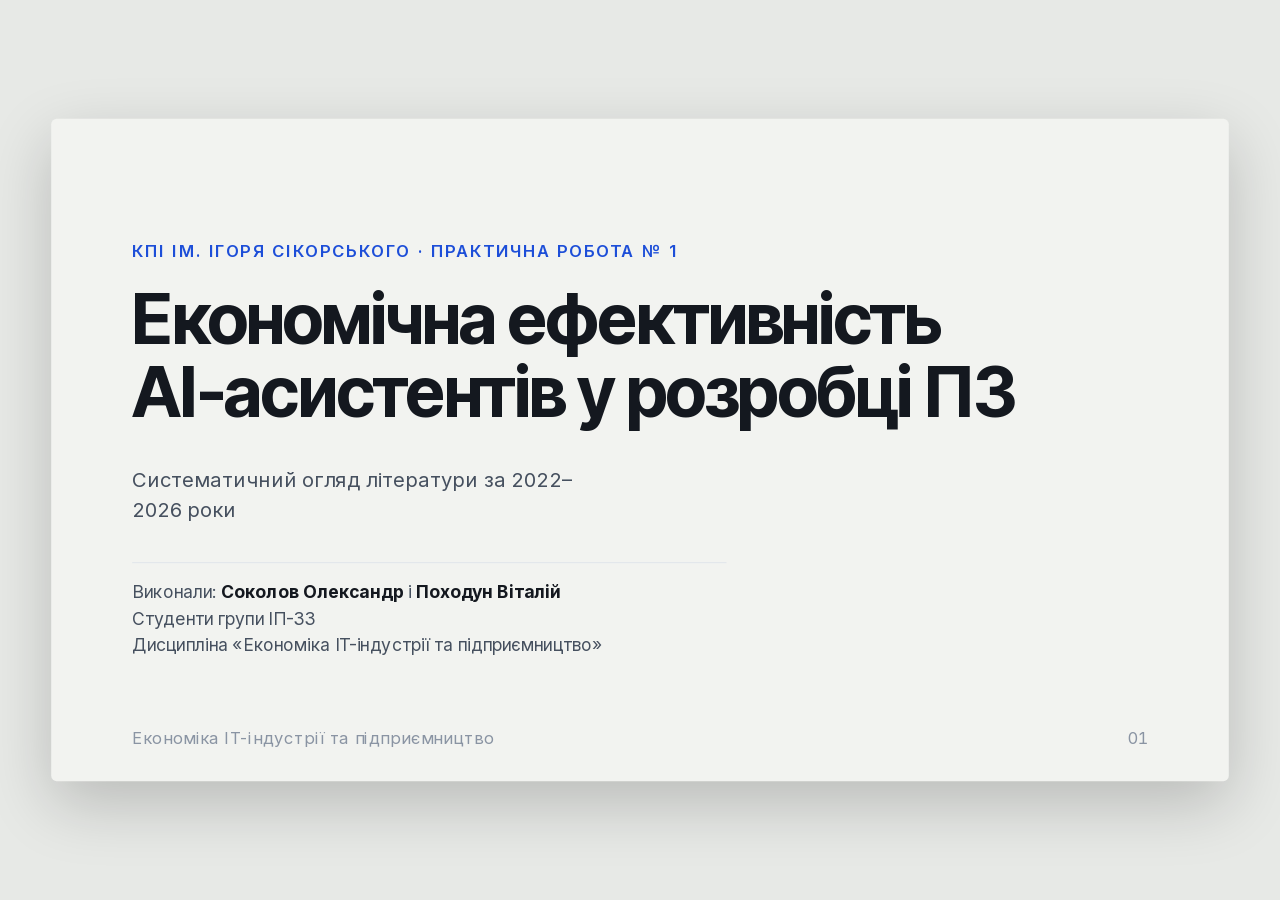
<file: labs/01-software-industry-state/docs/deck/index.html>
<!doctype html>
<html lang="uk">
<head>
<meta charset="utf-8">
<title>Економічна ефективність AI-асистентів у розробці ПЗ – Економіка IT-індустрії та підприємництво</title>
<link rel="stylesheet" href="shared/theme.css">
<style>
  .figure__img { background: #fff; border-radius: 0; }
  .figure__img img { object-fit: contain; }
  .body.fill { flex: 1; min-height: 0; display: flex; }
  .body.fill > * { flex: 1; }
  .cols.split { grid-template-columns: 2.4fr 1fr; }
  .n { color: var(--ink-mute); font-size: .85em; white-space: nowrap; }
  .formula { font-size: 24px; margin: 0 0 8px; }
  .cols > table.tbl { align-self: start; }
  .note { font-size: 16px; color: var(--ink-mute); margin-top: 14px; }
</style>
</head>
<body class="deck">

<!-- 1 -->
<section class="slide slide--cover">
  <p class="eyebrow">КПІ ім. Ігоря Сікорського · Практична робота № 1</p>
  <h1 class="hero">Економічна ефективність<br>AI-асистентів у розробці ПЗ</h1>
  <div class="stack" style="margin-top:40px">
    <p class="lead">Систематичний огляд літератури за 2022–2026 роки</p>
  </div>
  <p class="byline">Виконали: <b>Соколов Олександр</b> і <b>Походун Віталій</b><br>Студенти групи ІП-33<br>Дисципліна «Економіка IT-індустрії та підприємництво»</p>
  <span class="slide__kicker">Економіка IT-індустрії та підприємництво</span>
  <span class="slide__num"></span>
</section>

<!-- 2 -->
<section class="slide">
  <div class="rule"></div>
  <h1 class="title">Аспект і показники</h1>
  <div class="body">
    <div class="cols">
      <ul class="bullets">
        <li>AI-асистентами користуються 44% розробників у 2023 році і 78% у 2025 році <span class="n">[1, 2]</span></li>
        <li>Основна стаття витрат IT-компанії – зарплата розробників</li>
        <li>Оцінки ефекту від AI в різних дослідженнях сильно відрізняються</li>
      </ul>
      <div class="kv" style="--k:200px">
        <div class="kv__row"><div class="kv__k">Продуктивність</div><div class="kv__v">зміна часу задачі, обсягу роботи</div></div>
        <div class="kv__row"><div class="kv__k">Якість</div><div class="kv__v">вразливості, дефекти, складність</div></div>
        <div class="kv__row"><div class="kv__k">Поширеність</div><div class="kv__v">частка розробників з AI</div></div>
        <div class="kv__row"><div class="kv__k">Вартість</div><div class="kv__v">ціна ліцензії, зарплата</div></div>
        <div class="kv__row"><div class="kv__k">Окупність</div><div class="kv__v">точка беззбитковості</div></div>
      </div>
    </div>
  </div>
  <span class="slide__kicker">Економіка IT-індустрії та підприємництво</span>
  <span class="slide__num"></span>
</section>

<!-- 3 -->
<section class="slide">
  <div class="rule"></div>
  <h1 class="title">Дослідницькі питання</h1>
  <div class="body">
    <div class="kv" style="--k:90px">
      <div class="kv__row"><div class="kv__k">ДП1</div><div class="kv__v">Як AI-асистенти змінюють продуктивність розробників?</div></div>
      <div class="kv__row"><div class="kv__k">ДП2</div><div class="kv__v">Як вони впливають на якість і безпеку коду?</div></div>
      <div class="kv__row"><div class="kv__k">ДП3</div><div class="kv__v">Як змінювались поширеність, довіра і ціни у 2022–2026 роках?</div></div>
      <div class="kv__row"><div class="kv__k">ДП4</div><div class="kv__v">За яких умов AI-асистент окупається?</div></div>
      <div class="kv__row"><div class="kv__k">ДП5</div><div class="kv__v">Чим пояснюється розбіжність оцінок?</div></div>
    </div>
  </div>
  <span class="slide__kicker">Економіка IT-індустрії та підприємництво</span>
  <span class="slide__num"></span>
</section>

<!-- 4 -->
<section class="slide">
  <div class="rule"></div>
  <h1 class="title">Методика</h1>
  <div class="body">
    <div class="cols">
      <ol class="steps">
        <li>Пошук в OpenAlex і arXiv за трьома пошуковими рядками</li>
        <li>Відбір за критеріями: назва, анотація, повний текст</li>
        <li>Оцінка якості досліджень за 5 критеріями, до 5 балів</li>
        <li>Аналіз показників і розрахунок окупності</li>
      </ol>
      <div>
        <table class="tbl">
          <thead><tr><th>Рядок</th><th class="num">OpenAlex</th><th class="num">arXiv</th></tr></thead>
          <tbody>
            <tr><td>S1 продуктивність</td><td class="num">254</td><td class="num">25</td></tr>
            <tr><td>S2 експерименти</td><td class="num">143</td><td class="num">9</td></tr>
            <tr><td>S3 якість коду</td><td class="num">709</td><td class="num">142</td></tr>
            <tr><td>Разом</td><td class="num">1106</td><td class="num">176</td></tr>
          </tbody>
        </table>
        <p class="note">Процедура Кітченхем і Чартерс [3], схема PRISMA 2020 [4]</p>
      </div>
    </div>
  </div>
  <span class="slide__kicker">Економіка IT-індустрії та підприємництво</span>
  <span class="slide__num"></span>
</section>

<!-- 5 -->
<section class="slide">
  <div class="rule"></div>
  <h1 class="title">Результати відбору</h1>
  <div class="body fill">
    <div class="cols split">
      <div class="figure">
        <div class="figure__img"><img src="img/00_blockscheme.png" alt="Схема PRISMA"></div>
        <p class="figure__cap">Схема відбору досліджень</p>
      </div>
      <ul class="bullets">
        <li>843 унікальні публікації</li>
        <li>14 досліджень з пошуку і 4 зі списків літератури</li>
        <li>7 галузевих звітів для річних показників</li>
        <li>Середня оцінка якості 3.8 з 5</li>
      </ul>
    </div>
  </div>
  <span class="slide__kicker">Економіка IT-індустрії та підприємництво</span>
  <span class="slide__num"></span>
</section>

<!-- 6 -->
<section class="slide">
  <div class="rule"></div>
  <h1 class="title">Поширеність AI-інструментів</h1>
  <div class="body fill">
    <div class="cols split">
      <div class="figure">
        <div class="figure__img"><img src="img/02_adoption.png" alt="Поширеність і довіра"></div>
        <p class="figure__cap">Stack Overflow [1, 2, 24], DORA [25, 26], JetBrains [27, 28]</p>
      </div>
      <ul class="bullets">
        <li>У 2025 році AI використовують 78–90% розробників</li>
        <li>Не довіряють точності AI 46% проти 27% у 2023 році</li>
      </ul>
    </div>
  </div>
  <span class="slide__kicker">Економіка IT-індустрії та підприємництво</span>
  <span class="slide__num"></span>
</section>

<!-- 7 -->
<section class="slide">
  <div class="rule"></div>
  <h1 class="title">Вплив на продуктивність</h1>
  <div class="body fill">
    <div class="cols split">
      <div class="figure">
        <div class="figure__img"><img src="img/01_effects.png" alt="Ефекти для продуктивності"></div>
        <p class="figure__cap">Ефект AI-асистентів у включених дослідженнях, %</p>
      </div>
      <ul class="bullets">
        <li>Лабораторні експерименти: від +31 до +56% <span class="n">[8, 11, 22]</span></li>
        <li>Експерименти в компаніях: +21…+26% <span class="n">[14, 17]</span>, у METR −19% <span class="n">[18]</span></li>
        <li>Галузеві звіти: 0…+2% <span class="n">[25, 29]</span></li>
      </ul>
    </div>
  </div>
  <span class="slide__kicker">Економіка IT-індустрії та підприємництво</span>
  <span class="slide__num"></span>
</section>

<!-- 8 -->
<section class="slide">
  <div class="rule"></div>
  <h1 class="title">Чому оцінки відрізняються</h1>
  <div class="body">
    <ul class="bullets">
      <li>Невелика задача з нуля легша за роботу в зрілому проєкті. Метааналіз 23 досліджень: g = 0.33 <span class="n">[39]</span></li>
      <li>Менш досвідчені розробники отримують більший приріст <span class="n">[15, 17]</span></li>
      <li>Ефект з часом слабшає: після переходу на Cursor приріст комітів знизився з 55% до 15% за два місяці <span class="n">[19]</span></li>
      <li>Самооцінка неточна: учасники METR вважали, що працюють на 20% швидше, а насправді працювали на 19% повільніше <span class="n">[18]</span></li>
    </ul>
  </div>
  <span class="slide__kicker">Економіка IT-індустрії та підприємництво</span>
  <span class="slide__num"></span>
</section>

<!-- 9 -->
<section class="slide">
  <div class="rule"></div>
  <h1 class="title">Якість і безпека коду</h1>
  <div class="body">
    <table class="tbl">
      <thead><tr><th>Дослідження</th><th>Показник</th><th class="num">Значення</th></tr></thead>
      <tbody>
        <tr><td>Pearce та ін. [6]</td><td>Програми Copilot з вразливостями</td><td class="num">≈40%</td></tr>
        <tr><td>Perry та ін. [9]</td><td>Безпечні рішення з AI і без AI</td><td class="num">21% і 36%</td></tr>
        <tr><td>He та ін. [19]</td><td>Складність коду після переходу на Cursor</td><td class="num">+41.6%</td></tr>
        <tr><td>Uplevel [29]</td><td>Кількість дефектів у групі з Copilot</td><td class="num">+41%</td></tr>
        <tr><td>DORA [25]</td><td>Стабільність поставок на +25% використання AI</td><td class="num">−7.2%</td></tr>
        <tr><td>Borg та ін. [22]</td><td>Підтримуваність коду</td><td class="num">без змін</td></tr>
      </tbody>
    </table>
  </div>
  <span class="slide__kicker">Економіка IT-індустрії та підприємництво</span>
  <span class="slide__num"></span>
</section>

<!-- 10 -->
<section class="slide">
  <div class="rule"></div>
  <h1 class="title">Розрахунок окупності</h1>
  <div class="body">
    <div class="cols">
      <div>
        <p class="formula">ΔP* = C<sub>інстр</sub> / C<sub>розр</sub> = 19 / 2500 = 0.76%</p>
        <p class="note" style="margin-top:0">Copilot Business [33], медіанна зарплата Middle в Україні [37]</p>
        <ul class="bullets" style="margin-top:24px">
          <li>Ліцензія коштує 0.3–4% зарплати розробника</li>
          <li>Не враховано витрати на дефекти</li>
        </ul>
      </div>
      <table class="tbl">
        <thead><tr><th>Сценарій</th><th class="num">Ефект</th><th class="num">$/міс</th></tr></thead>
        <tbody>
          <tr><td>DORA 2024</td><td class="num">+2.1%</td><td class="num">+33.5</td></tr>
          <tr><td>Song та ін.</td><td class="num">+5.9%</td><td class="num">+128.5</td></tr>
          <tr><td>Cui та ін.</td><td class="num">+26.1%</td><td class="num">+633.5</td></tr>
          <tr><td>METR</td><td class="num">−19%</td><td class="num">−495</td></tr>
        </tbody>
      </table>
    </div>
  </div>
  <span class="slide__kicker">Економіка IT-індустрії та підприємництво</span>
  <span class="slide__num"></span>
</section>

<!-- 11 -->
<section class="slide">
  <div class="rule"></div>
  <h1 class="title">Висновки</h1>
  <div class="body">
    <ol class="steps">
      <li>За 2023–2025 роки частка розробників, які користуються AI, зросла з 44% до 78%, а довіра до результатів знизилась</li>
      <li>В експериментах ефект становить +21…+56%, у реальних проєктах і галузевих звітах він значно менший</li>
      <li>Більшість досліджень якості фіксують більше вразливостей і складніший код</li>
      <li>Ліцензія окупається вже при прирості близько 1%, тому головне – реальний ефект і витрати на якість</li>
    </ol>
  </div>
  <span class="slide__kicker">Економіка IT-індустрії та підприємництво</span>
  <span class="slide__num"></span>
</section>

<!-- 12 -->
<section class="slide">
  <div class="rule"></div>
  <h1 class="title">Основні джерела</h1>
  <div class="body">
    <ol class="srcs" style="--rows:5">
      <li value="2"><b>Stack Overflow</b> Developer Survey 2025</li>
      <li value="6"><b>Pearce H. et al.</b> Asleep at the Keyboard?, 2022</li>
      <li value="8"><b>Peng S. et al.</b> The Impact of AI on Developer Productivity, 2023</li>
      <li value="9"><b>Perry N. et al.</b> Do Users Write More Insecure Code…, 2023</li>
      <li value="17"><b>Cui K. Z. et al.</b> The Effects of Generative AI on High-Skilled Work, 2026</li>
      <li value="18"><b>Becker J. et al.</b> Measuring the Impact of Early-2025 AI…, 2025</li>
      <li value="19"><b>He H. et al.</b> Speed at the Cost of Quality, 2025</li>
      <li value="25"><b>DORA</b> Accelerate State of DevOps Report 2024</li>
      <li value="37"><b>DOU</b> Зарплати розробників – літо 2026</li>
      <li value="39"><b>Maier S. et al.</b> A meta-analysis of the effect of generative AI…, 2026</li>
    </ol>
    <p class="note">Повний список (40 джерел) – у звіті</p>
  </div>
  <span class="slide__kicker">Економіка IT-індустрії та підприємництво</span>
  <span class="slide__num"></span>
</section>

<script src="shared/deck.js"></script>
</body>
</html>
</file>
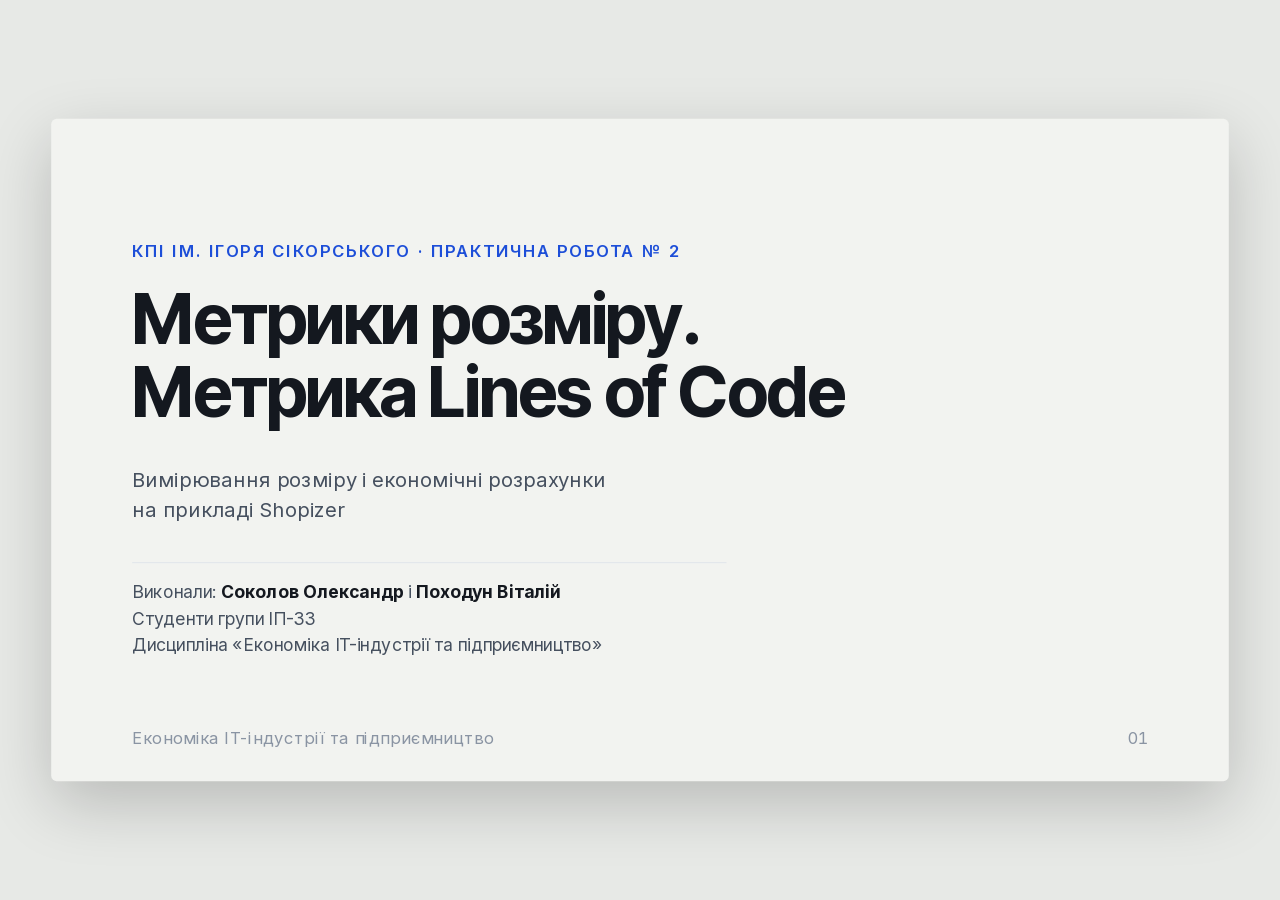
<file: labs/02-loc-metrics/docs/deck/index.html>
<!doctype html>
<html lang="uk">
<head>
<meta charset="utf-8">
<title>Метрики розміру. Метрика Lines of Code – Економіка IT-індустрії та підприємництво</title>
<link rel="stylesheet" href="shared/theme.css">
<style>
  .figure__img { background: #fff; border-radius: 0; }
  .figure__img img { object-fit: contain; }
  .body.fill { flex: 1; min-height: 0; display: flex; }
  .body.fill > * { flex: 1; }
  .cols.split { grid-template-columns: 2.4fr 1fr; }
  .n { color: var(--ink-mute); font-size: .85em; white-space: nowrap; }
  .formula { font-size: 24px; margin: 0 0 8px; }
  .cols > table.tbl { align-self: start; }
  .note { font-size: 16px; color: var(--ink-mute); margin-top: 14px; }
</style>
</head>
<body class="deck">

<!-- 1 -->
<section class="slide slide--cover">
  <p class="eyebrow">КПІ ім. Ігоря Сікорського · Практична робота № 2</p>
  <h1 class="hero">Метрики розміру.<br>Метрика Lines of Code</h1>
  <div class="stack" style="margin-top:40px">
    <p class="lead">Вимірювання розміру і економічні розрахунки на прикладі Shopizer</p>
  </div>
  <p class="byline">Виконали: <b>Соколов Олександр</b> і <b>Походун Віталій</b><br>Студенти групи ІП-33<br>Дисципліна «Економіка IT-індустрії та підприємництво»</p>
  <span class="slide__kicker">Економіка IT-індустрії та підприємництво</span>
  <span class="slide__num"></span>
</section>

<!-- 2 -->
<section class="slide">
  <div class="rule"></div>
  <h1 class="title">Об'єкт вимірювання</h1>
  <div class="body">
    <div class="cols">
      <ul class="bullets">
        <li>Shopizer – інтернет-магазин на Java з відкритим кодом, ліцензія Apache-2.0 <span class="n">[1]</span></li>
        <li>Коміт 6a4a0a6 від 23.03.2025</li>
        <li>5 Maven-модулів, 1 167 Java-файлів в основному коді</li>
        <li>Тести є лише в двох модулях і складають 4.9% обсягу</li>
      </ul>
      <div class="kv" style="--k:190px">
        <div class="kv__row"><div class="kv__k">sm-core-model</div><div class="kv__v">сутності предметної області</div></div>
        <div class="kv__row"><div class="kv__k">sm-core-modules</div><div class="kv__v">інтеграційні модулі, шифрування</div></div>
        <div class="kv__row"><div class="kv__k">sm-core</div><div class="kv__v">бізнес-логіка, репозиторії</div></div>
        <div class="kv__row"><div class="kv__k">sm-shop-model</div><div class="kv__v">моделі даних для API</div></div>
        <div class="kv__row"><div class="kv__k">sm-shop</div><div class="kv__v">контролери, налаштування</div></div>
      </div>
    </div>
  </div>
  <span class="slide__kicker">Економіка IT-індустрії та підприємництво</span>
  <span class="slide__num"></span>
</section>

<!-- 3 -->
<section class="slide">
  <div class="rule"></div>
  <h1 class="title">Засоби вимірювання</h1>
  <div class="body">
    <div class="cols">
      <ul class="bullets">
        <li>cloc 2.10 рахує рядки коду, коментарі й порожні рядки <span class="n">[2]</span></li>
        <li>Парсер Java рахує логічні оператори: оператор або декларація – один рядок <span class="n">[3, 4]</span></li>
        <li>Рівень коментарів F = N<sub>com</sub> / N<sub>loc</sub></li>
      </ul>
      <div class="kv" style="--k:150px">
        <div class="kv__row"><div class="kv__k">N<sub>phys</sub></div><div class="kv__v">усі рядки файлів</div></div>
        <div class="kv__row"><div class="kv__k">N<sub>loc</sub></div><div class="kv__v">без порожніх і коментарів</div></div>
        <div class="kv__row"><div class="kv__k">N<sub>lloc</sub></div><div class="kv__v">оператори і декларації</div></div>
      </div>
    </div>
  </div>
  <span class="slide__kicker">Економіка IT-індустрії та підприємництво</span>
  <span class="slide__num"></span>
</section>

<!-- 4 -->
<section class="slide">
  <div class="rule"></div>
  <h1 class="title">Результати вимірювання</h1>
  <div class="body">
    <table class="tbl">
      <thead><tr><th>Модуль</th><th class="num">Файлів</th><th class="num">Фізичні</th><th class="num">Код</th><th class="num">Коментарі</th><th class="num">Порожні</th><th class="num">Логічні</th></tr></thead>
      <tbody>
        <tr><td>sm-core-model</td><td class="num">186</td><td class="num">16 586</td><td class="num">11 931</td><td class="num">652</td><td class="num">4 003</td><td class="num">7 809</td></tr>
        <tr><td>sm-core-modules</td><td class="num">14</td><td class="num">527</td><td class="num">317</td><td class="num">68</td><td class="num">142</td><td class="num">237</td></tr>
        <tr><td>sm-core</td><td class="num">335</td><td class="num">34 420</td><td class="num">21 207</td><td class="num">4 187</td><td class="num">9 026</td><td class="num">15 056</td></tr>
        <tr><td>sm-shop-model</td><td class="num">322</td><td class="num">12 507</td><td class="num">7 996</td><td class="num">1 743</td><td class="num">2 768</td><td class="num">5 922</td></tr>
        <tr><td>sm-shop</td><td class="num">310</td><td class="num">44 151</td><td class="num">30 565</td><td class="num">4 073</td><td class="num">9 513</td><td class="num">21 109</td></tr>
        <tr><td><b>Разом</b></td><td class="num"><b>1 167</b></td><td class="num"><b>108 191</b></td><td class="num"><b>72 016</b></td><td class="num"><b>10 723</b></td><td class="num"><b>25 452</b></td><td class="num"><b>50 133</b></td></tr>
      </tbody>
    </table>
    <p class="note">Основний код Java (src/main). Рівень коментарів F = 0.149</p>
  </div>
  <span class="slide__kicker">Економіка IT-індустрії та підприємництво</span>
  <span class="slide__num"></span>
</section>

<!-- 5 -->
<section class="slide">
  <div class="rule"></div>
  <h1 class="title">Склад коду</h1>
  <div class="body">
    <div class="cols cols--wide">
      <div class="figure">
        <div class="figure__img"><img src="img/01_modules.png" alt="Склад коду за модулями"></div>
        <p class="figure__cap">Склад основного коду за модулями</p>
      </div>
      <ul class="bullets">
        <li>Код – 66.6% фізичних рядків, порожні рядки – 23.5%, коментарі – 9.9%</li>
        <li>Логічних операторів 0.70 від кількості рядків коду</li>
        <li>Тести: 3 495 рядків коду</li>
        <li>Інші файли репозиторію (шаблони, конфігурація) – 11 106 рядків, не враховані</li>
      </ul>
    </div>
  </div>
  <span class="slide__kicker">Економіка IT-індустрії та підприємництво</span>
  <span class="slide__num"></span>
</section>

<!-- 6 -->
<section class="slide">
  <div class="rule"></div>
  <h1 class="title">Модель розрахунку</h1>
  <div class="body">
    <div class="cols">
      <div>
        <p class="formula">Effort = a · size<sup>b</sup></p>
        <p class="formula">Schedule = c · Effort<sup>d</sup></p>
        <p class="formula">Cost = Effort · salary</p>
        <p class="note">Базова модель COCOMO <span class="n">[5]</span>; size у KLOC, Effort у людино-місяцях</p>
      </div>
      <div class="kv" style="--k:170px">
        <div class="kv__row"><div class="kv__k">size</div><div class="kv__v">72.016 KLOC (рядки коду)</div></div>
        <div class="kv__row"><div class="kv__k">Тип проєкту</div><div class="kv__v">напіврозділений, a = 3.0, b = 1.12, c = 2.5, d = 0.35</div></div>
        <div class="kv__row"><div class="kv__k">salary</div><div class="kv__v">$2 500 на місяць, Middle (усі мови) <span class="n">[6]</span></div></div>
        <div class="kv__row"><div class="kv__k">Курс</div><div class="kv__v">45.666 грн за долар, НБУ <span class="n">[7]</span></div></div>
      </div>
    </div>
  </div>
  <span class="slide__kicker">Економіка IT-індустрії та підприємництво</span>
  <span class="slide__num"></span>
</section>

<!-- 7 -->
<section class="slide">
  <div class="rule"></div>
  <h1 class="title">Економічні показники</h1>
  <div class="body">
    <table class="tbl">
      <thead><tr><th>Показник</th><th class="num">Органічний</th><th class="num">Напіврозділений</th><th class="num">Вбудований</th></tr></thead>
      <tbody>
        <tr><td>Трудомісткість, людино-місяців</td><td class="num">214.0</td><td class="num"><b>360.9</b></td><td class="num">609.8</td></tr>
        <tr><td>Тривалість, місяців</td><td class="num">19.2</td><td class="num"><b>19.6</b></td><td class="num">19.5</td></tr>
        <tr><td>Середня кількість розробників</td><td class="num">11.1</td><td class="num"><b>18.4</b></td><td class="num">31.3</td></tr>
        <tr><td>Вартість, $</td><td class="num">535 121</td><td class="num"><b>902 364</b></td><td class="num">1 524 605</td></tr>
        <tr><td>Вартість, млн грн</td><td class="num">24.4</td><td class="num"><b>41.2</b></td><td class="num">69.6</td></tr>
        <tr><td>Вартість рядка, $/LOC</td><td class="num">7.43</td><td class="num"><b>12.53</b></td><td class="num">21.17</td></tr>
        <tr><td>Продуктивність, LOC на людино-місяць</td><td class="num">336</td><td class="num"><b>200</b></td><td class="num">118</td></tr>
      </tbody>
    </table>
    <p class="note">Для Shopizer обрано напіврозділений тип: розмір 72.0 KLOC входить у діапазон 25–75 KLOC</p>
  </div>
  <span class="slide__kicker">Економіка IT-індустрії та підприємництво</span>
  <span class="slide__num"></span>
</section>

<!-- 8 -->
<section class="slide">
  <div class="rule"></div>
  <h1 class="title">Залежність від розміру і типу</h1>
  <div class="body">
    <div class="cols cols--wide">
      <div class="figure">
        <div class="figure__img"><img src="img/02_effort.png" alt="Трудомісткість залежно від розміру"></div>
        <p class="figure__cap">Трудомісткість за базовою моделлю COCOMO</p>
      </div>
      <ul class="bullets">
        <li>Тип проєкту змінює трудомісткість у 2.8 раза</li>
        <li>Тривалість майже не залежить від типу: 19.2–19.6 місяця</li>
        <li>Різниця проявляється в кількості розробників: від 11 до 31</li>
      </ul>
    </div>
  </div>
  <span class="slide__kicker">Економіка IT-індустрії та підприємництво</span>
  <span class="slide__num"></span>
</section>

<!-- 9 -->
<section class="slide">
  <div class="rule"></div>
  <h1 class="title">Чутливість до способу вимірювання</h1>
  <div class="body">
    <table class="tbl">
      <thead><tr><th>Розмір</th><th class="num">KLOC</th><th class="num">Трудомісткість</th><th class="num">Тривалість</th><th class="num">Вартість, $</th></tr></thead>
      <tbody>
        <tr><td>Фізичні рядки</td><td class="num">108.191</td><td class="num">569.4</td><td class="num">23.0</td><td class="num">1 423 493</td></tr>
        <tr><td>Рядки коду (основний код)</td><td class="num">72.016</td><td class="num"><b>360.9</b></td><td class="num">19.6</td><td class="num"><b>902 364</b></td></tr>
        <tr><td>Логічні оператори</td><td class="num">50.133</td><td class="num">240.6</td><td class="num">17.0</td><td class="num">601 450</td></tr>
        <tr><td>Рядки коду, основний код і тести</td><td class="num">75.511</td><td class="num">380.6</td><td class="num">20.0</td><td class="num">951 552</td></tr>
      </tbody>
    </table>
    <p class="note">Трудомісткість у людино-місяцях, тривалість у місяцях, напіврозділений тип. Між фізичними рядками і логічними операторами оцінка відрізняється в 2.4 раза</p>
  </div>
  <span class="slide__kicker">Економіка IT-індустрії та підприємництво</span>
  <span class="slide__num"></span>
</section>

<!-- 10 -->
<section class="slide">
  <div class="rule"></div>
  <h1 class="title">Рівні мов C# та Java</h1>
  <div class="body">
    <table class="tbl">
      <thead><tr><th>Мова</th><th class="num">Рівень (Джонс)</th><th class="num">Операторів на FP (Джонс)</th><th class="num">QSM, середнє</th><th class="num">QSM, медіана</th></tr></thead>
      <tbody>
        <tr><td>Асемблер</td><td class="num">1.0</td><td class="num">320.00</td><td class="num">119</td><td class="num">98</td></tr>
        <tr><td>C</td><td class="num">2.5</td><td class="num">128.00</td><td class="num">97</td><td class="num">99</td></tr>
        <tr><td>Java</td><td class="num"><b>6.0</b></td><td class="num"><b>53.33</b></td><td class="num"><b>53</b></td><td class="num"><b>53</b></td></tr>
        <tr><td>C#</td><td class="num"><b>6.25</b></td><td class="num"><b>51.20</b></td><td class="num"><b>54</b></td><td class="num"><b>59</b></td></tr>
      </tbody>
    </table>
    <p class="note">Рівень L дає приблизно 320 / L операторів на функціональну точку <span class="n">[8, 9]</span>. Джонс ставить C# трохи вище за Java, QSM – трохи нижче</p>
  </div>
  <span class="slide__kicker">Економіка IT-індустрії та підприємництво</span>
  <span class="slide__num"></span>
</section>

<!-- 11 -->
<section class="slide">
  <div class="rule"></div>
  <h1 class="title">Вплив рівня мови</h1>
  <div class="body">
    <div class="cols cols--wide">
      <div class="figure">
        <div class="figure__img"><img src="img/03_languages.png" alt="Обсяг коду і продуктивність за мовами"></div>
        <p class="figure__cap">Той самий функціонал (940 FP) за зворотним розрахунком <span class="n">[8]</span></p>
      </div>
      <ul class="bullets">
        <li>C# дає на 4% менший розмір і на 4.5% меншу трудомісткість, ніж Java</li>
        <li>C дає в 2.4 раза більше коду, асемблер – у 6.0 раза</li>
        <li>За LOC на місяць асемблер найпродуктивніший, за FP на місяць – найменш</li>
      </ul>
    </div>
  </div>
  <span class="slide__kicker">Економіка IT-індустрії та підприємництво</span>
  <span class="slide__num"></span>
</section>

<!-- 12 -->
<section class="slide">
  <div class="rule"></div>
  <h1 class="title">Висновки</h1>
  <div class="body">
    <ol class="steps">
      <li>Основний код Shopizer: 108 191 фізичний рядок, 72 016 рядків коду, 50 133 логічні оператори</li>
      <li>За COCOMO для напіврозділеного типу: 360.9 людино-місяців, 19.6 місяця, 18.4 розробника, $902 364 (41.2 млн грн)</li>
      <li>Спосіб вимірювання змінює оцінку в 2.4 раза, тому треба вказувати, що саме рахувалося</li>
      <li>C# і Java мають однаковий рівень, близько 6; для мов нижчого рівня різниця в розмірі значна</li>
      <li>Для порівняння проєктів на різних мовах LOC непридатна, потрібні функціональні точки</li>
    </ol>
  </div>
  <span class="slide__kicker">Економіка IT-індустрії та підприємництво</span>
  <span class="slide__num"></span>
</section>

<!-- 13 -->
<section class="slide">
  <div class="rule"></div>
  <h1 class="title">Основні джерела</h1>
  <div class="body">
    <ol class="srcs" style="--rows:5">
      <li value="1"><b>Shopizer</b>, github.com/shopizer-ecommerce/shopizer</li>
      <li value="2"><b>Adler D.</b> cloc: Count Lines of Code, 2.10</li>
      <li value="3"><b>Park R. E.</b> Software Size Measurement, SEI, 1992</li>
      <li value="4"><b>javalang</b>: Pure Python Java parser</li>
      <li value="5"><b>Boehm B. W.</b> Software Engineering Economics, 1981</li>
      <li value="6"><b>DOU</b> Зарплати українських розробників – літо 2026</li>
      <li value="7"><b>НБУ</b> Офіційний курс USD на 04.11.2026</li>
      <li value="8"><b>Jones C.</b> Software Economics and Function Point Metrics, 2017</li>
      <li value="9"><b>QSM</b> Function Point Languages Table, v5.0</li>
    </ol>
    <p class="note">Повний список – у звіті</p>
  </div>
  <span class="slide__kicker">Економіка IT-індустрії та підприємництво</span>
  <span class="slide__num"></span>
</section>

<script src="shared/deck.js"></script>
</body>
</html>
</file>
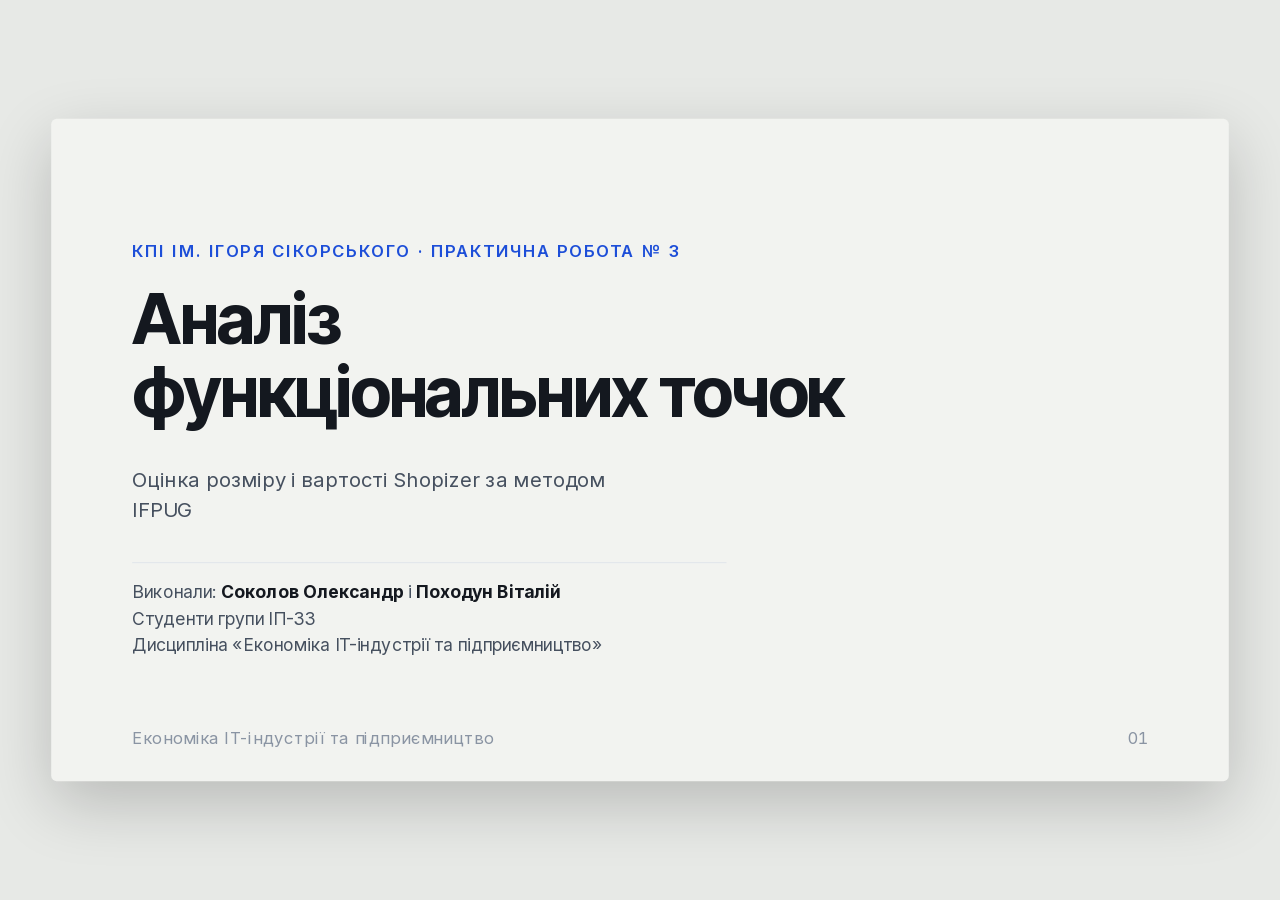
<file: labs/03-function-points/docs/deck/index.html>
<!doctype html>
<html lang="uk">
<head>
<meta charset="utf-8">
<title>Аналіз функціональних точок – Економіка IT-індустрії та підприємництво</title>
<link rel="stylesheet" href="shared/theme.css">
<style>
  .figure__img { background: #fff; border-radius: 0; }
  .figure__img img { object-fit: contain; }
  .body.fill { flex: 1; min-height: 0; display: flex; }
  .body.fill > * { flex: 1; }
  .cols.split { grid-template-columns: 2.4fr 1fr; }
  .n { color: var(--ink-mute); font-size: .85em; white-space: nowrap; }
  .formula { font-size: 24px; margin: 0 0 8px; }
  .cols > table.tbl { align-self: start; }
  .note { font-size: 16px; color: var(--ink-mute); margin-top: 14px; }
</style>
</head>
<body class="deck">

<!-- 1 -->
<section class="slide slide--cover">
  <p class="eyebrow">КПІ ім. Ігоря Сікорського · Практична робота № 3</p>
  <h1 class="hero">Аналіз<br>функціональних точок</h1>
  <div class="stack" style="margin-top:40px">
    <p class="lead">Оцінка розміру і вартості Shopizer за методом IFPUG</p>
  </div>
  <p class="byline">Виконали: <b>Соколов Олександр</b> і <b>Походун Віталій</b><br>Студенти групи ІП-33<br>Дисципліна «Економіка IT-індустрії та підприємництво»</p>
  <span class="slide__kicker">Економіка IT-індустрії та підприємництво</span>
  <span class="slide__num"></span>
</section>

<!-- 2 -->
<section class="slide">
  <div class="rule"></div>
  <h1 class="title">Об'єкт і межі аналізу</h1>
  <div class="body">
    <div class="cols">
      <ul class="bullets">
        <li>Shopizer, той самий застосунок, що в ПР2 <span class="n">[1]</span></li>
        <li>Підрахунок наявного продукту за методом IFPUG <span class="n">[2, 3]</span></li>
        <li>Межа – REST API (sm-shop) з бізнес-логікою і моделлю даних</li>
        <li>Адміністративний інтерфейс і вітрина – окремі застосунки, поза межею</li>
      </ul>
      <div class="kv" style="--k:130px">
        <div class="kv__row"><div class="kv__k">ILF</div><div class="kv__v">логічні групи сутностей JPA</div></div>
        <div class="kv__row"><div class="kv__k">EIF</div><div class="kv__v">дані зовнішніх сервісів</div></div>
        <div class="kv__row"><div class="kv__k">EI, EO, EQ</div><div class="kv__v">методи контролерів REST API</div></div>
      </div>
    </div>
  </div>
  <span class="slide__kicker">Економіка IT-індустрії та підприємництво</span>
  <span class="slide__num"></span>
</section>

<!-- 3 -->
<section class="slide">
  <div class="rule"></div>
  <h1 class="title">Методика підрахунку</h1>
  <div class="body">
    <ol class="steps">
      <li>Сутності JPA (82) об'єднано в логічні файли, кожна сутність групи – RET, поля – DET</li>
      <li>Транзакції виділено за методами контролерів: 306 процесів, версії API v1 і v2 рахуються окремо</li>
      <li>FTR береться за файлами контролера і викликаних фасадів, DET – за полями запиту і відповіді</li>
      <li>Складність – за матрицями IFPUG, вага – за таблицею коефіцієнтів</li>
      <li>Вилучення даних виконано скриптом, результат перевірено вручну на вибірці</li>
    </ol>
  </div>
  <span class="slide__kicker">Економіка IT-індустрії та підприємництво</span>
  <span class="slide__num"></span>
</section>

<!-- 4 -->
<section class="slide">
  <div class="rule"></div>
  <h1 class="title">Внутрішні логічні файли</h1>
  <div class="body">
    <div class="cols">
      <table class="tbl">
<thead><tr><th>Файл</th><th class="num">RET</th><th class="num">DET</th><th class="num">Складність</th></tr></thead>
<tbody>
<tr><td>Замовлення</td><td class="num">11</td><td class="num">113</td><td class="num">Високий</td></tr>
<tr><td>Товар</td><td class="num">7</td><td class="num">78</td><td class="num">Високий</td></tr>
<tr><td>Клієнт</td><td class="num">3</td><td class="num">53</td><td class="num">Високий</td></tr>
<tr><td>Опції товару</td><td class="num">6</td><td class="num">38</td><td class="num">Високий</td></tr>
<tr><td>Довідники</td><td class="num">8</td><td class="num">30</td><td class="num">Високий</td></tr>
<tr><td>Доставка</td><td class="num">2</td><td class="num">34</td><td class="num">Середній</td></tr>
<tr><td>Кошик</td><td class="num">3</td><td class="num">16</td><td class="num">Низький</td></tr>
<tr><td>Користувач</td><td class="num">3</td><td class="num">23</td><td class="num">Середній</td></tr>
</tbody>
</table>
      <div class="stack">
        <ul class="bullets">
          <li>26 ILF: 15 низької, 6 середньої, 5 високої складності</li>
          <li>Файлове сховище враховано як ILF: 2 RET, 7 DET</li>
          <li>Разом 240 точок</li>
        </ul>
      </div>
    </div>
  </div>
  <span class="slide__kicker">Економіка IT-індустрії та підприємництво</span>
  <span class="slide__num"></span>
</section>

<!-- 5 -->
<section class="slide">
  <div class="rule"></div>
  <h1 class="title">Зовнішні інтерфейсні файли</h1>
  <div class="body">
    <div class="cols">
      <div><table class="tbl">
<thead><tr><th>Файл</th><th class="num">RET</th><th class="num">DET</th><th class="num">Складність</th><th class="num">UFP</th></tr></thead>
<tbody>
<tr><td>Тарифи перевізників (UPS, USPS)</td><td class="num">2</td><td class="num">8</td><td class="num">Низький</td><td class="num">5</td></tr>
<tr><td>Платіжні шлюзи</td><td class="num">2</td><td class="num">12</td><td class="num">Низький</td><td class="num">5</td></tr>
</tbody>
</table></div>
      <ul class="bullets">
        <li>Дані читаються із зовнішніх сервісів і не зберігаються</li>
        <li>База GeoLite2-City не рахується: жоден метод контролера не викликає пошук за IP</li>
        <li>Електронна пошта не EIF: застосунок лише відправляє</li>
      </ul>
    </div>
  </div>
  <span class="slide__kicker">Економіка IT-індустрії та підприємництво</span>
  <span class="slide__num"></span>
</section>

<!-- 6 -->
<section class="slide">
  <div class="rule"></div>
  <h1 class="title">Транзакції</h1>
  <div class="body">
    <div class="cols">
      <ul class="bullets">
        <li>EI: POST, PUT, PATCH, DELETE, що змінюють дані</li>
        <li>EQ: GET без обчислень, автентифікація, пошук</li>
        <li>EO: підсумки замовлення, вартість доставки, кошик</li>
        <li>Кілька шляхів одного методу – один процес</li>
      </ul>
      <table class="tbl">
<thead><tr><th>Тип</th><th class="num">Низький</th><th class="num">Середній</th><th class="num">Високий</th><th class="num">Усього</th></tr></thead>
<tbody>
<tr><td>EI</td><td class="num">92</td><td class="num">45</td><td class="num">16</td><td class="num">153</td></tr>
<tr><td>EO</td><td class="num">9</td><td class="num">5</td><td class="num">7</td><td class="num">21</td></tr>
<tr><td>EQ</td><td class="num">86</td><td class="num">30</td><td class="num">16</td><td class="num">132</td></tr>
<tr><td><b>Разом</b></td><td class="num"><b>187</b></td><td class="num"><b>80</b></td><td class="num"><b>39</b></td><td class="num"><b>306</b></td></tr>
</tbody>
</table>
    </div>
  </div>
  <span class="slide__kicker">Економіка IT-індустрії та підприємництво</span>
  <span class="slide__num"></span>
</section>

<!-- 7 -->
<section class="slide">
  <div class="rule"></div>
  <h1 class="title">Приклади оцінки транзакцій</h1>
  <div class="body">
    <table class="tbl">
<thead><tr><th>Транзакція</th><th class="num">Тип</th><th class="num">FTR</th><th class="num">DET</th><th class="num">Складність</th><th class="num">UFP</th></tr></thead>
<tbody>
<tr><td>GET /store/unique</td><td class="num">EQ</td><td class="num">1</td><td class="num">1</td><td class="num">Низький</td><td class="num">3</td></tr>
<tr><td>DELETE /private/product/{id}</td><td class="num">EI</td><td class="num">2</td><td class="num">2</td><td class="num">Низький</td><td class="num">3</td></tr>
<tr><td>PUT /private/product/{id}</td><td class="num">EI</td><td class="num">2</td><td class="num">87</td><td class="num">Високий</td><td class="num">6</td></tr>
<tr><td>GET /private/orders/{id}</td><td class="num">EQ</td><td class="num">2</td><td class="num">147</td><td class="num">Високий</td><td class="num">6</td></tr>
<tr><td>GET /cart/{code}</td><td class="num">EO</td><td class="num">2</td><td class="num">92</td><td class="num">Високий</td><td class="num">7</td></tr>
</tbody>
</table>
    <p class="note">Для EQ складність – більша з оцінок входу і виходу. DET без технічних параметрів: магазин, мова, пагінація</p>
  </div>
  <span class="slide__kicker">Економіка IT-індустрії та підприємництво</span>
  <span class="slide__num"></span>
</section>

<!-- 8 -->
<section class="slide">
  <div class="rule"></div>
  <h1 class="title">Нескориговані функціональні точки</h1>
  <div class="body">
    <div class="cols cols--wide">
      <div class="figure">
        <div class="figure__img"><img src="img/01_structure.png" alt="Структура UFP"></div>
        <p class="figure__cap">Нескориговані точки за компонентами</p>
      </div>
      <ul class="bullets">
        <li>ILF 240, EIF 10</li>
        <li>EI 552, EO 110, EQ 474</li>
        <li>UFP = 1 386</li>
        <li>Транзакції дають 82% точок</li>
      </ul>
    </div>
  </div>
  <span class="slide__kicker">Економіка IT-індустрії та підприємництво</span>
  <span class="slide__num"></span>
</section>

<!-- 9 -->
<section class="slide">
  <div class="rule"></div>
  <h1 class="title">Характеристики системи</h1>
  <div class="body">
    <table class="tbl">
<thead><tr><th>Характеристика</th><th class="num">Оцінка</th><th>Характеристика</th><th class="num">Оцінка</th></tr></thead>
<tbody><tr><td>Обмін даними</td><td class="num">5</td><td>Зміна даних</td><td class="num">4</td></tr><tr><td>Розподіл обробки</td><td class="num">3</td><td>Складність обробки</td><td class="num">4</td></tr><tr><td>Продуктивність</td><td class="num">2</td><td>Повторне використання</td><td class="num">3</td></tr><tr><td>Апаратні обмеження</td><td class="num">1</td><td>Зручність інсталяції</td><td class="num">3</td></tr><tr><td>Навантаження</td><td class="num">3</td><td>Адміністрування</td><td class="num">2</td></tr><tr><td>Взаємодія з користувачем</td><td class="num">5</td><td>Портування</td><td class="num">4</td></tr><tr><td>Ергономіка</td><td class="num">3</td><td>Гнучкість</td><td class="num">3</td></tr></tbody>
</table>
    <p class="note">Оцінка від 0 до 5 за кодом і конфігурацією, обґрунтування – у звіті. TDI = 45, VAF = 45 · 0.01 + 0.65 = 1.10</p>
  </div>
  <span class="slide__kicker">Економіка IT-індустрії та підприємництво</span>
  <span class="slide__num"></span>
</section>

<!-- 10 -->
<section class="slide">
  <div class="rule"></div>
  <h1 class="title">Нормована кількість точок</h1>
  <div class="body">
    <div class="cols">
      <div>
        <p class="formula">UFP = 1 386</p>
        <p class="formula">VAF = TDI · 0.01 + 0.65 = 1.10</p>
        <p class="formula">AFP = UFP · VAF = 1 525</p>
        <p class="note">Діапазон VAF – від 0.65 до 1.35</p>
      </div>
      <div class="kv" style="--k:210px">
        <div class="kv__row"><div class="kv__k">Операторів на FP, Java</div><div class="kv__v">53.33 <span class="n">[4]</span></div></div>
        <div class="kv__row"><div class="kv__k">Оцінка розміру з AFP</div><div class="kv__v">81 307 операторів</div></div>
        <div class="kv__row"><div class="kv__k">Виміряно в ПР2</div><div class="kv__v">50 133 операторів</div></div>
        <div class="kv__row"><div class="kv__k">Фактично на 1 FP</div><div class="kv__v">32.9 оператора</div></div>
      </div>
    </div>
  </div>
  <span class="slide__kicker">Економіка IT-індустрії та підприємництво</span>
  <span class="slide__num"></span>
</section>

<!-- 11 -->
<section class="slide">
  <div class="rule"></div>
  <h1 class="title">Економічні характеристики</h1>
  <div class="body">
    <div class="cols cols--wide">
      <div class="figure">
        <div class="figure__img"><img src="img/02_estimates.png" alt="Оцінки трудомісткості"></div>
        <p class="figure__cap">Трудомісткість, людино-місяців</p>
      </div>
      <table class="tbl">
<thead><tr><th>Спосіб</th><th class="num">Вартість, $</th><th class="num">$ за FP</th></tr></thead>
<tbody>
<tr><td>10.4 FP на місяць</td><td class="num">366 490</td><td class="num">240</td></tr>
<tr><td>COCOMO за AFP</td><td class="num">1 550 908</td><td class="num">1 017</td></tr>
<tr><td>COCOMO за LOC</td><td class="num">902 364</td><td class="num">592</td></tr>
</tbody>
</table>
    </div>
  </div>
  <span class="slide__kicker">Економіка IT-індустрії та підприємництво</span>
  <span class="slide__num"></span>
</section>

<!-- 12 -->
<section class="slide">
  <div class="rule"></div>
  <h1 class="title">Верифікація</h1>
  <div class="body">
    <div class="cols">
      <ul class="bullets">
        <li>ПР2: 940 FP зворотним розрахунком, за IFPUG 1 525, різниця в 1.6 раза; еталона немає, підрахунок міг бути завищений <span class="n">[4]</span></li>
        <li>Ручна перевірка 10 транзакцій: тип збігся в усіх, сума UFP 36 проти 31</li>
        <li>FTR береться за іменами сервісів, тому можливі пропуски і зайві файли</li>
      </ul>
      <ul class="bullets">
        <li>Версії v1 і v2 включено обидві, три платіжні методи – заглушки; без них 1 383 AFP</li>
        <li>Характеристики системи оцінено експертно: зміна на 1 дає 14 точок</li>
        <li>Тип застосунку не враховано в продуктивності 10.4 FP на місяць</li>
      </ul>
    </div>
  </div>
  <span class="slide__kicker">Економіка IT-індустрії та підприємництво</span>
  <span class="slide__num"></span>
</section>

<!-- 13 -->
<section class="slide">
  <div class="rule"></div>
  <h1 class="title">Висновки</h1>
  <div class="body">
    <ol class="steps">
      <li>26 ILF, 2 EIF і 306 транзакцій: UFP = 1 386</li>
      <li>VAF = 1.10, AFP = 1 525</li>
      <li>На одну точку 32.9 оператора, а не 53.33; розбіжність з ПР2 у 1.6 раза має кілька причин, зокрема можливе завищення підрахунку</li>
      <li>Трудомісткість від 147 до 620 людино-місяців, вартість від $366 тис. до $1.5 млн залежно від моделі</li>
    </ol>
  </div>
  <span class="slide__kicker">Економіка IT-індустрії та підприємництво</span>
  <span class="slide__num"></span>
</section>

<!-- 14 -->
<section class="slide">
  <div class="rule"></div>
  <h1 class="title">Основні джерела</h1>
  <div class="body">
    <ol class="srcs" style="--rows:4">
      <li value="1"><b>Shopizer</b>, github.com/shopizer-ecommerce/shopizer</li>
      <li value="2"><b>IFPUG</b> Function Point Counting Practices Manual 4.3.1, 2010</li>
      <li value="3"><b>ISO/IEC 20926:2009</b> IFPUG functional size measurement method</li>
      <li value="4"><b>Jones C.</b> Software Economics and Function Point Metrics, 2017</li>
      <li value="5"><b>DOU</b> Зарплати українських розробників – літо 2026</li>
      <li value="6"><b>НБУ</b> Офіційний курс USD на 04.11.2026</li>
      <li value="7"><b>Boehm B. W.</b> Software Engineering Economics, 1981</li>
    </ol>
    <p class="note">Повний список – у звіті</p>
  </div>
  <span class="slide__kicker">Економіка IT-індустрії та підприємництво</span>
  <span class="slide__num"></span>
</section>

<script src="shared/deck.js"></script>
</body>
</html>
</file>
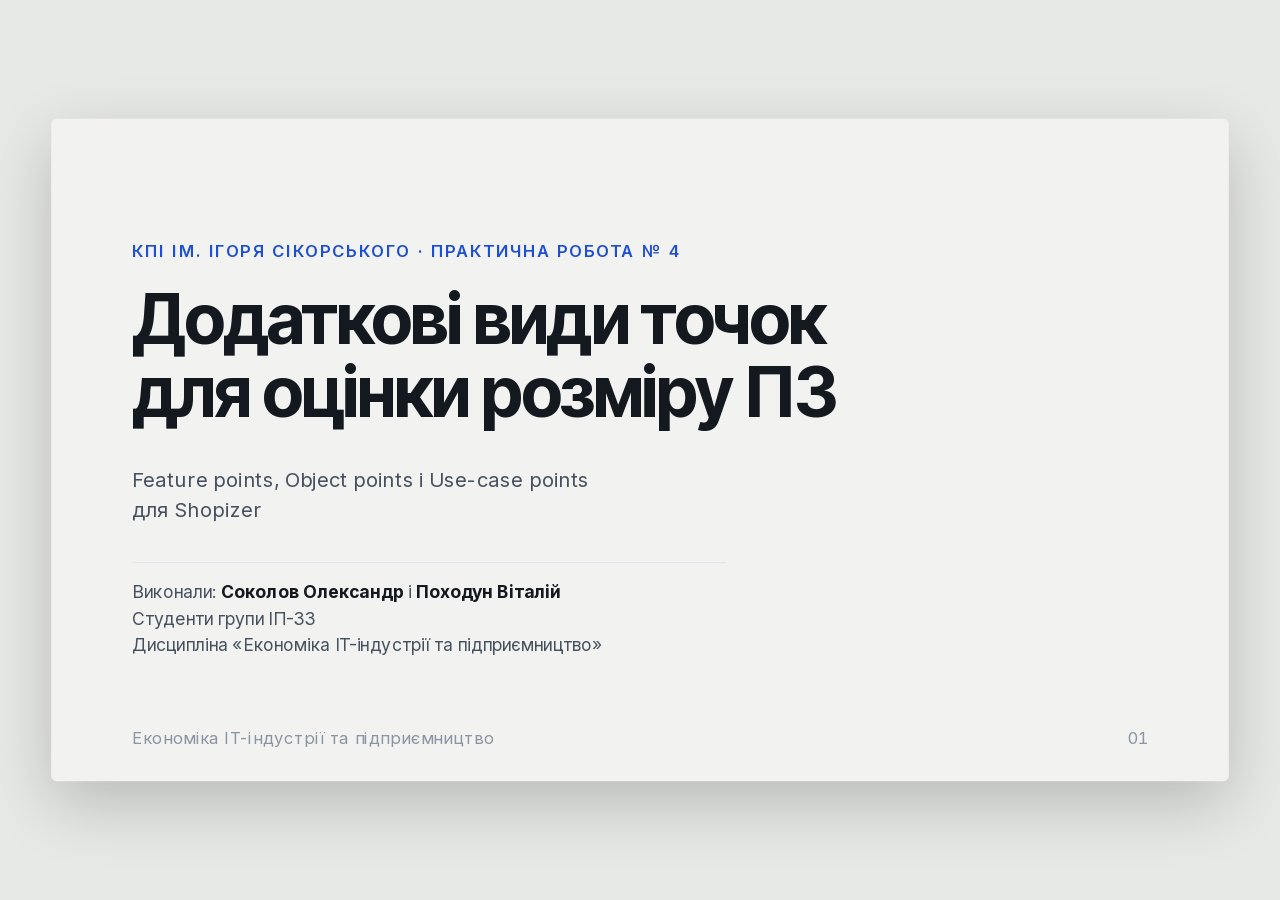
<file: labs/04-additional-points/docs/deck/index.html>
<!doctype html>
<html lang="uk">
<head>
<meta charset="utf-8">
<title>Додаткові види точок для оцінки розміру ПЗ – Економіка IT-індустрії та підприємництво</title>
<link rel="stylesheet" href="shared/theme.css">
<style>
  .figure__img { background: #fff; border-radius: 0; }
  .figure__img img { object-fit: contain; }
  .body.fill { flex: 1; min-height: 0; display: flex; }
  .body.fill > * { flex: 1; }
  .cols.split { grid-template-columns: 2.4fr 1fr; }
  .n { color: var(--ink-mute); font-size: .85em; white-space: nowrap; }
  .formula { font-size: 24px; margin: 0 0 8px; }
  .cols > table.tbl { align-self: start; }
  .note { font-size: 16px; color: var(--ink-mute); margin-top: 14px; }
</style>
</head>
<body class="deck">

<!-- 1 -->
<section class="slide slide--cover">
  <p class="eyebrow">КПІ ім. Ігоря Сікорського · Практична робота № 4</p>
  <h1 class="hero">Додаткові види точок<br>для оцінки розміру ПЗ</h1>
  <div class="stack" style="margin-top:40px">
    <p class="lead">Feature points, Object points і Use-case points для Shopizer</p>
  </div>
  <p class="byline">Виконали: <b>Соколов Олександр</b> і <b>Походун Віталій</b><br>Студенти групи ІП-33<br>Дисципліна «Економіка IT-індустрії та підприємництво»</p>
  <span class="slide__kicker">Економіка IT-індустрії та підприємництво</span>
  <span class="slide__num"></span>
</section>

<!-- 2 -->
<section class="slide">
  <div class="rule"></div>
  <h1 class="title">Вихідні дані</h1>
  <div class="body">
    <div class="cols">
      <ul class="bullets">
        <li>Shopizer, той самий застосунок, що в ПР2 і ПР3 <span class="n">[1]</span></li>
        <li>Взято з ПР3: 153 EI, 21 EO, 132 EQ, 26 ILF, 2 EIF; VAF = 1.10, AFP = 1 525</li>
        <li>Взято з ПР2: 72.0 KLOC, 360.9 людино-місяців за COCOMO</li>
        <li>Зарплата $2 500 на місяць <span class="n">[2]</span>, курс 45.666 грн <span class="n">[3]</span></li>
      </ul>
      <div class="kv" style="--k:170px">
        <div class="kv__row"><div class="kv__k">Feature points</div><div class="kv__v">до FP додано алгоритми</div></div>
        <div class="kv__row"><div class="kv__k">Object points</div><div class="kv__v">екрани, звіти, компоненти 3GL</div></div>
        <div class="kv__row"><div class="kv__k">Use-case points</div><div class="kv__v">актори і варіанти використання</div></div>
      </div>
    </div>
  </div>
  <span class="slide__kicker">Економіка IT-індустрії та підприємництво</span>
  <span class="slide__num"></span>
</section>

<!-- 3 -->
<section class="slide">
  <div class="rule"></div>
  <h1 class="title">Feature points: метод</h1>
  <div class="body">
    <div class="cols">
      <div>
        <p class="formula">UFeP = 4·EI + 5·EO + 4·EQ + 7·ILF + 7·EIF + 3·ALG</p>
        <p class="formula">AFeP = UFeP · VAF</p>
        <p class="note">Одна вага для компонента, без розрізнення складності. Вага алгоритму від 1 до 10, типова 3 <span class="n">[4, 5]</span></p>
      </div>
      <ul class="bullets">
        <li>Алгоритм – обчислювальна задача, яку користувач безпосередньо не бачить</li>
        <li>У коді виділено 19 алгоритмів, кожен знайдено за класом чи методом</li>
        <li>VAF = 1.10 з ПР3</li>
      </ul>
    </div>
  </div>
  <span class="slide__kicker">Економіка IT-індустрії та підприємництво</span>
  <span class="slide__num"></span>
</section>

<!-- 4 -->
<section class="slide">
  <div class="rule"></div>
  <h1 class="title">Алгоритми Shopizer</h1>
  <div class="body">
<table class="tbl">
<thead><tr><th>Алгоритм</th><th class="num">Клас або модуль</th></tr></thead>
<tbody>
<tr><td>Остаточна ціна товару</td><td class="num">PricingServiceImpl</td></tr>
<tr><td>Підсумок кошика</td><td class="num">ShoppingCartCalculationServiceImpl</td></tr>
<tr><td>Підсумок замовлення</td><td class="num">OrderServiceImpl</td></tr>
<tr><td>Розрахунок податків</td><td class="num">TaxServiceImpl</td></tr>
<tr><td>Вартість доставки: вага, відстань, правила</td><td class="num">3 модулі доставки</td></tr>
<tr><td>Пакування товарів у коробки</td><td class="num">DefaultPackagingImpl</td></tr>
<tr><td>Запит до UPS і USPS</td><td class="num">UPSShippingQuote, USPSShippingQuote</td></tr>
<tr><td>Промокод і код доставки виробника</td><td class="num">модулі підсумку</td></tr>
<tr><td>Шифрування, JWT, паролі, перевірка картки</td><td class="num">4 класи</td></tr>
<tr><td>Масштабування зображень, рейтинг, пошук</td><td class="num">3 класи</td></tr>
</tbody>
</table>
    <p class="note">Усього 19 алгоритмів, перелік – у звіті</p>
  </div>
  <span class="slide__kicker">Економіка IT-індустрії та підприємництво</span>
  <span class="slide__num"></span>
</section>

<!-- 5 -->
<section class="slide">
  <div class="rule"></div>
  <h1 class="title">Feature points: результат</h1>
  <div class="body">
    <div class="cols cols--wide">
      <div class="figure">
        <div class="figure__img"><img src="img/01_feature_vs_fp.png" alt="Feature points і функціональні точки"></div>
        <p class="figure__cap">Feature points і функціональні точки за компонентами</p>
      </div>
      <ul class="bullets">
        <li>UFeP = 1 498, AFeP = 1 648</li>
        <li>Алгоритми дають 57 точок (3.8%)</li>
        <li>Вага алгоритмів 1–10 змінює результат від −2.5% до +8.9%</li>
        <li>На 8.1% більше за UFP = 1 386</li>
      </ul>
    </div>
  </div>
  <span class="slide__kicker">Економіка IT-індустрії та підприємництво</span>
  <span class="slide__num"></span>
</section>

<!-- 6 -->
<section class="slide">
  <div class="rule"></div>
  <h1 class="title">Object points: припущення</h1>
  <div class="body">
    <div class="cols">
      <ul class="bullets">
        <li>Shopizer не має власного інтерфейсу: продукт – REST API</li>
        <li>Екран – ресурс API (контролер): транзакції як представлення, файли як таблиці</li>
        <li>Звіти – 20 шаблонів листів і рахунок-фактура</li>
        <li>Компоненти 3GL – модулі оплати, доставки, пошти, сховищ, шифрування</li>
      </ul>
      <div class="kv" style="--k:150px">
        <div class="kv__row"><div class="kv__k">Екран</div><div class="kv__v">1, 2 або 3 <span class="n">[6]</span></div></div>
        <div class="kv__row"><div class="kv__k">Звіт</div><div class="kv__v">2, 5 або 8</div></div>
        <div class="kv__row"><div class="kv__k">Компонент 3GL</div><div class="kv__v">10</div></div>
        <div class="kv__row"><div class="kv__k">Трудомісткість</div><div class="kv__v">NOP / PROD, PROD від 4 до 50</div></div>
      </div>
    </div>
  </div>
  <span class="slide__kicker">Економіка IT-індустрії та підприємництво</span>
  <span class="slide__num"></span>
</section>

<!-- 7 -->
<section class="slide">
  <div class="rule"></div>
  <h1 class="title">Object points: розрахунок</h1>
  <div class="body">
    <table class="tbl">
<thead><tr><th>Компонент</th><th class="num">Кількість</th><th class="num">Бали</th></tr></thead>
<tbody>
<tr><td>Екрани: 39 простих, 13 середніх, 2 складних</td><td class="num">54</td><td class="num">71</td></tr>
<tr><td>Звіти (прості)</td><td class="num">21</td><td class="num">42</td></tr>
<tr><td>Компоненти 3GL</td><td class="num">23</td><td class="num">230</td></tr>
<tr><td><b>Разом OP</b></td><td class="num"><b></b></td><td class="num"><b>343</b></td></tr>
</tbody>
</table>
    <p class="note">Трудомісткість: 26.4 людино-місяця за PROD = 13; від 6.9 до 85.8 за PROD від 50 до 4. Повторне використання не враховано</p>
  </div>
  <span class="slide__kicker">Економіка IT-індустрії та підприємництво</span>
  <span class="slide__num"></span>
</section>

<!-- 8 -->
<section class="slide">
  <div class="rule"></div>
  <h1 class="title">Use-case points: актори і варіанти</h1>
  <div class="body">
    <div class="cols">
      <div class="kv" style="--k:210px">
        <div class="kv__row"><div class="kv__k">Особи (4 ролі)</div><div class="kv__v">складні, вага 3: разом 12</div></div>
        <div class="kv__row"><div class="kv__k">Платіжний шлюз, UPS, USPS, сховище</div><div class="kv__v">прості, вага 1: разом 4</div></div>
        <div class="kv__row"><div class="kv__k">Поштовий сервер</div><div class="kv__v">середній, вага 2</div></div>
        <div class="kv__row"><div class="kv__k">UAW</div><div class="kv__v"><b>18</b></div></div>
      </div>
      <ul class="bullets">
        <li>22 варіанти використання з транзакцій ПР3</li>
        <li>3 прості (5), 2 середніх (10), 17 складних (15)</li>
        <li>UUCW = 290, UUCP = 308</li>
      </ul>
    </div>
  </div>
  <span class="slide__kicker">Економіка IT-індустрії та підприємництво</span>
  <span class="slide__num"></span>
</section>

<!-- 9 -->
<section class="slide">
  <div class="rule"></div>
  <h1 class="title">Use-case points: розрахунок</h1>
  <div class="body">
    <div class="cols">
      <div>
        <p class="formula">TCF = 0.6 + 0.01 · 48.0 = 1.08</p>
        <p class="formula">EF = 1.4 − 0.03 · 18.0 = 0.86</p>
        <p class="formula">UCP = 308 · 1.08 · 0.86 = 286.1</p>
        <p class="note">13 технічних факторів, 8 факторів середовища <span class="n">[7]</span></p>
      </div>
      <table class="tbl">
        <thead><tr><th>Варіант</th><th class="num">Години</th><th class="num">Людино-міс.</th></tr></thead>
        <tbody>
          <tr><td>20 год на точку</td><td class="num">5 721</td><td class="num">35.8</td></tr>
          <tr><td>36 год на точку</td><td class="num">10 299</td><td class="num">64.4</td></tr>
          <tr><td>54 варіанти, 20 год</td><td class="num">9 437</td><td class="num">59.0</td></tr>
        </tbody>
      </table>
    </div>
  </div>
  <span class="slide__kicker">Економіка IT-індустрії та підприємництво</span>
  <span class="slide__num"></span>
</section>

<!-- 10 -->
<section class="slide">
  <div class="rule"></div>
  <h1 class="title">Use-case points: другий метод</h1>
  <div class="body">
    <div class="cols">
      <ul class="bullets">
        <li>Розмір рахується як FP, але за варіантами використання</li>
        <li>Унікальні операції без версій API і псевдонімів шляхів: 289 замість 306</li>
        <li>146 входів, 20 виходів, 123 запити</li>
        <li>UFP = 1 063 + 250 = 1 313, AFP = 1 444</li>
      </ul>
      <div class="kv" style="--k:200px">
        <div class="kv__row"><div class="kv__k">Підрахунок за кодом (ПР3)</div><div class="kv__v">AFP = 1 525</div></div>
        <div class="kv__row"><div class="kv__k">Метод 2</div><div class="kv__v">AFP = 1 444, на 5.3% менше</div></div>
      </div>
    </div>
  </div>
  <span class="slide__kicker">Економіка IT-індустрії та підприємництво</span>
  <span class="slide__num"></span>
</section>

<!-- 11 -->
<section class="slide">
  <div class="rule"></div>
  <h1 class="title">Економічний вплив</h1>
  <div class="body">
    <div class="cols cols--wide">
      <div class="figure">
        <div class="figure__img"><img src="img/02_efforts.png" alt="Трудомісткість за методами"></div>
        <p class="figure__cap">Трудомісткість, людино-місяців</p>
      </div>
      <table class="tbl">
<thead><tr><th>Метод</th><th class="num">Вартість, $</th></tr></thead>
<tbody>
<tr><td>COCOMO за LOC</td><td class="num">902 364</td></tr>
<tr><td>Feature points</td><td class="num">396 106</td></tr>
<tr><td>FP (ПР3)</td><td class="num">366 490</td></tr>
<tr><td>UCP, метод 2</td><td class="num">347 188</td></tr>
<tr><td>UCP, метод 1</td><td class="num">89 397 – 160 915</td></tr>
<tr><td>Object points</td><td class="num">65 962</td></tr>
</tbody>
</table>
    </div>
  </div>
  <span class="slide__kicker">Економіка IT-індустрії та підприємництво</span>
  <span class="slide__num"></span>
</section>

<!-- 12 -->
<section class="slide">
  <div class="rule"></div>
  <h1 class="title">Верифікація і обмеження</h1>
  <div class="body">
    <div class="cols">
      <ul class="bullets">
        <li>Feature points і FP: різниця 112 точок: входи +60, запити +54, алгоритми +57, файли −54, виходи −5</li>
        <li>Метод 2 і FP відрізняються на 5.3%, різниця – 17 дубльованих транзакцій</li>
        <li>Усі 19 алгоритмів знайдено в коді за класом і методом</li>
      </ul>
      <ul class="bullets">
        <li>Вага одного варіанта використання обмежена 15, тому для великої системи метод 1 занижує розмір</li>
        <li>Для серверної частини без екранів Object points визначають компоненти 3GL: 67% точок</li>
        <li>Фактори середовища прийнято на середньому рівні, склад команди невідомий</li>
      </ul>
    </div>
  </div>
  <span class="slide__kicker">Економіка IT-індустрії та підприємництво</span>
  <span class="slide__num"></span>
</section>

<!-- 13 -->
<section class="slide">
  <div class="rule"></div>
  <h1 class="title">Висновки</h1>
  <div class="body">
    <ol class="steps">
      <li>Feature points: UFeP = 1 498, AFeP = 1 648, на 8.1% більше за функціональні точки</li>
      <li>Object points: OP = 343, трудомісткість 26.4 людино-місяця за номінальної продуктивності</li>
      <li>Use-case points: UCP = 286.1 за першим методом, AFP = 1 444 за другим</li>
      <li>Feature points і другий метод дають 139–158 людино-місяців, як і FP; перший метод і Object points – 26–64 і для великого серверного застосунку непридатні</li>
      <li>Практична оцінка: 140–360 людино-місяців, $350–900 тисяч</li>
    </ol>
  </div>
  <span class="slide__kicker">Економіка IT-індустрії та підприємництво</span>
  <span class="slide__num"></span>
</section>

<!-- 14 -->
<section class="slide">
  <div class="rule"></div>
  <h1 class="title">Основні джерела</h1>
  <div class="body">
    <ol class="srcs" style="--rows:4">
      <li value="1"><b>Shopizer</b>, github.com/shopizer-ecommerce/shopizer</li>
      <li value="2"><b>DOU</b> Зарплати українських розробників – літо 2026</li>
      <li value="3"><b>НБУ</b> Офіційний курс USD на 04.11.2026</li>
      <li value="4"><b>Jones C.</b> Applied Software Measurement, 1991</li>
      <li value="5"><b>GeeksforGeeks</b> Extended Function Point Metrics (ваги Джонса)</li>
      <li value="6"><b>Boehm B. W. et al.</b> Software Cost Estimation with COCOMO II, 2000</li>
      <li value="7"><b>Anda B. et al.</b> Use Case Points: multiple-case study, 2005</li>
    </ol>
    <p class="note">Повний список – у звіті</p>
  </div>
  <span class="slide__kicker">Економіка IT-індустрії та підприємництво</span>
  <span class="slide__num"></span>
</section>

<script src="shared/deck.js"></script>
</body>
</html>
</file>
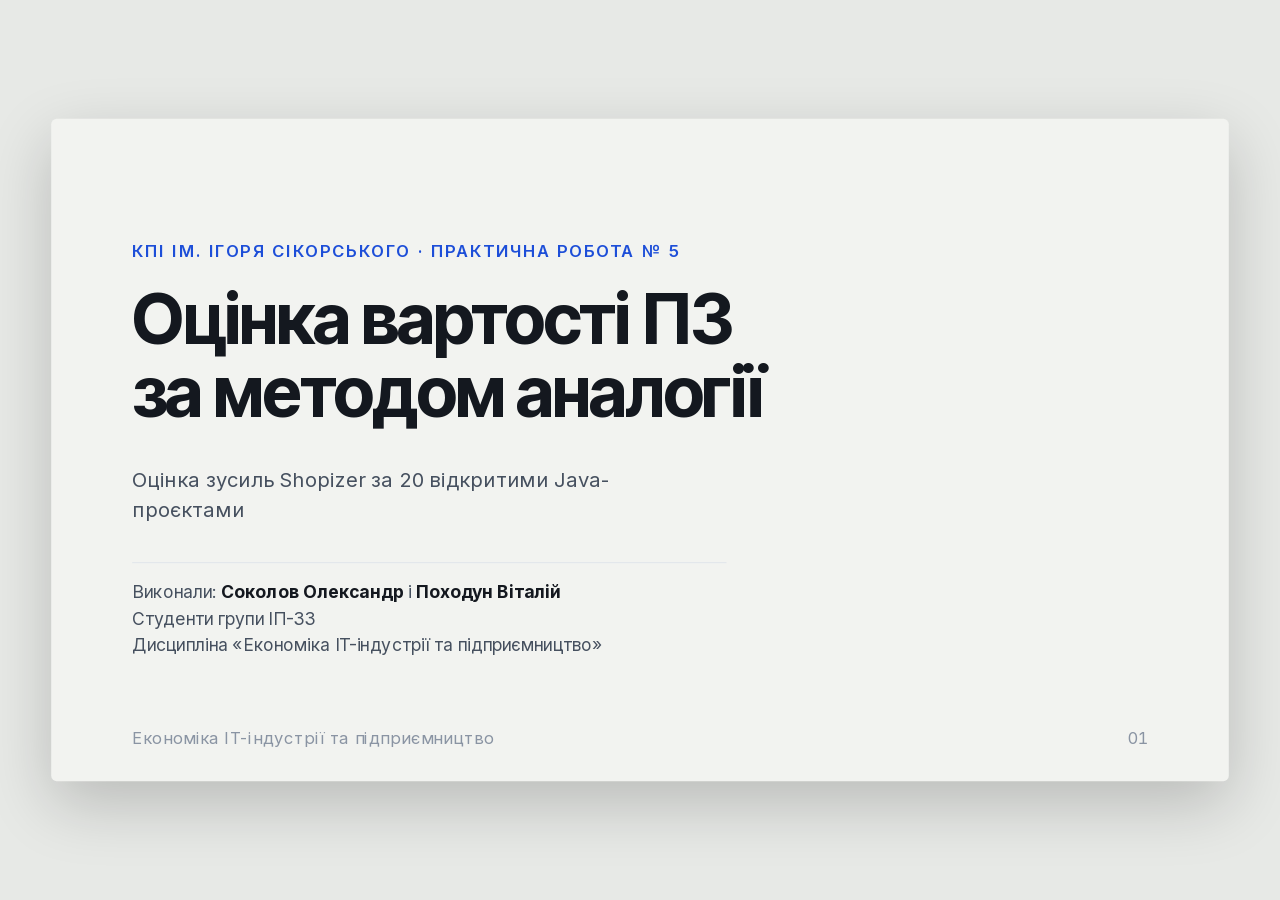
<file: labs/05-analogy/docs/deck/index.html>
<!doctype html>
<html lang="uk">
<head>
<meta charset="utf-8">
<title>Оцінка вартості ПЗ за методом аналогії – Економіка IT-індустрії та підприємництво</title>
<link rel="stylesheet" href="shared/theme.css">
<style>
  .figure__img { background: #fff; border-radius: 0; }
  .figure__img img { object-fit: contain; }
  .body.fill { flex: 1; min-height: 0; display: flex; }
  .body.fill > * { flex: 1; }
  .cols.split { grid-template-columns: 2.4fr 1fr; }
  .n { color: var(--ink-mute); font-size: .85em; white-space: nowrap; }
  .formula { font-size: 24px; margin: 0 0 8px; }
  .cols > table.tbl { align-self: start; }
  .note { font-size: 16px; color: var(--ink-mute); margin-top: 14px; }
</style>
</head>
<body class="deck">

<!-- 1 -->
<section class="slide slide--cover">
  <p class="eyebrow">КПІ ім. Ігоря Сікорського · Практична робота № 5</p>
  <h1 class="hero">Оцінка вартості ПЗ<br>за методом аналогії</h1>
  <div class="stack" style="margin-top:40px">
    <p class="lead">Оцінка зусиль Shopizer за 20 відкритими Java-проєктами</p>
  </div>
  <p class="byline">Виконали: <b>Соколов Олександр</b> і <b>Походун Віталій</b><br>Студенти групи ІП-33<br>Дисципліна «Економіка IT-індустрії та підприємництво»</p>
  <span class="slide__kicker">Економіка IT-індустрії та підприємництво</span>
  <span class="slide__num"></span>
</section>

<!-- 2 -->
<section class="slide">
  <div class="rule"></div>
  <h1 class="title">Метод аналогії</h1>
  <div class="body">
    <div class="cols">
      <ol class="steps">
        <li>Описати новий проєкт атрибутами</li>
        <li>Обчислити відстані до проєктів бази</li>
        <li>Вибрати k найближчих як аналоги</li>
        <li>Оцінка – середнє або медіана зусиль аналогів, за потреби з корекцією за розміром <span class="n">[1]</span></li>
      </ol>
      <div class="kv" style="--k:150px">
        <div class="kv__row"><div class="kv__k">Новий проєкт</div><div class="kv__v">Shopizer <span class="n">[2]</span></div></div>
        <div class="kv__row"><div class="kv__k">Аналоги</div><div class="kv__v">20 Java-проєктів з GitHub</div></div>
        <div class="kv__row"><div class="kv__k">Мова</div><div class="kv__v">Java: у новому проєкті і в усіх аналогах</div></div>
      </div>
    </div>
  </div>
  <span class="slide__kicker">Економіка IT-індустрії та підприємництво</span>
  <span class="slide__num"></span>
</section>

<!-- 3 -->
<section class="slide">
  <div class="rule"></div>
  <h1 class="title">База проєктів</h1>
  <div class="body">
    <div class="cols">
      <ul class="bullets">
        <li>З 30 кандидатів за темами erp, crm, cms, e-commerce відібрано 20</li>
        <li>Критерії: від 1.8 тис. рядків коду, 20 комітів, 5 людино-місяців активності</li>
        <li>Розмір від 1.9 до 137.3 KLOC, зусилля від 6 до 712</li>
        <li>Зусилля – людино-місяці активності: пари «автор, місяць» з хоча б одним комітом</li>
      </ul>
      <table class="tbl">
<thead><tr><th>Проєкт</th><th class="num">KLOC</th><th class="num">Зусилля</th></tr></thead>
<tbody>
<tr><td>rebuild</td><td class="num">70.9</td><td class="num">206</td></tr>
<tr><td>bbs</td><td class="num">75.5</td><td class="num">43</td></tr>
<tr><td>alf.io</td><td class="num">83.1</td><td class="num">386</td></tr>
<tr><td>oms-erp</td><td class="num">47.2</td><td class="num">20</td></tr>
<tr><td>CordysCRM</td><td class="num">137.3</td><td class="num">276</td></tr>
<tr><td>halo</td><td class="num">106.9</td><td class="num">571</td></tr>
<tr><td>traccar</td><td class="num">101.2</td><td class="num">712</td></tr>
</tbody>
</table>
    </div>
  </div>
  <span class="slide__kicker">Економіка IT-індустрії та підприємництво</span>
  <span class="slide__num"></span>
</section>

<!-- 4 -->
<section class="slide">
  <div class="rule"></div>
  <h1 class="title">Атрибути проєктів</h1>
  <div class="body">
<table class="tbl">
<thead><tr><th>Атрибут</th><th class="num">Як визначено</th><th class="num">Shopizer</th></tr></thead>
<tbody>
<tr><td>Збірні модулі</td><td class="num">файли pom.xml і build.gradle</td><td class="num">6</td></tr>
<tr><td>Залежності</td><td class="num">оголошені у файлах збірки</td><td class="num">123</td></tr>
<tr><td>Частка тестів, %</td><td class="num">тестовий код серед рядків Java</td><td class="num">4.6</td></tr>
<tr><td>Частка коментарів, %</td><td class="num">коментарі до рядків коду</td><td class="num">15.7</td></tr>
<tr><td>Spring-компоненти</td><td class="num">класи з анотаціями Service, Controller та ін.</td><td class="num">269</td></tr>
<tr><td>Ендпоінти</td><td class="num">анотації Get-, Post-, RequestMapping та ін.</td><td class="num">370</td></tr>
</tbody>
</table>
    <p class="note">Без розміру, зусиль і мови; усі атрибути визначені за вихідним кодом</p>
  </div>
  <span class="slide__kicker">Економіка IT-індустрії та підприємництво</span>
  <span class="slide__num"></span>
</section>

<!-- 5 -->
<section class="slide">
  <div class="rule"></div>
  <h1 class="title">Відстані</h1>
  <div class="body">
    <div class="cols">
      <div>
        <p class="formula">x′ = (x − min) / (max − min)</p>
        <p class="formula">d<sub>E</sub> = √Σ(x′ − y′)²</p>
        <p class="formula">d<sub>M</sub> = Σ|x′ − y′|</p>
        <p class="note">k = 6 атрибутів, нормування за 21 проєктом</p>
      </div>
      <div class="kv" style="--k:150px">
        <div class="kv__row"><div class="kv__k">Евклід</div><div class="kv__v">rebuild 0.454, bbs 0.477, alf.io 0.594</div></div>
        <div class="kv__row"><div class="kv__k">Манхеттен</div><div class="kv__v">oms-erp 0.938, rebuild 1.000, bbs 1.070</div></div>
      </div>
    </div>
  </div>
  <span class="slide__kicker">Економіка IT-індустрії та підприємництво</span>
  <span class="slide__num"></span>
</section>

<!-- 6 -->
<section class="slide">
  <div class="rule"></div>
  <h1 class="title">Найближчі проєкти</h1>
  <div class="body">
    <div class="cols cols--wide">
      <div class="figure">
        <div class="figure__img"><img src="img/01_distances.png" alt="Відстані до Shopizer"></div>
        <p class="figure__cap">Евклідова відстань до Shopizer</p>
      </div>
      <ul class="bullets">
        <li>Три найближчі за Евклідом мають розмір 71–83 KLOC</li>
        <li>Розмір як атрибут не використовувався</li>
        <li>Найдальші – SpringBlade і spring-petclinic</li>
      </ul>
    </div>
  </div>
  <span class="slide__kicker">Економіка IT-індустрії та підприємництво</span>
  <span class="slide__num"></span>
</section>

<!-- 7 -->
<section class="slide">
  <div class="rule"></div>
  <h1 class="title">Оцінка зусиль Shopizer</h1>
  <div class="body">
<table class="tbl">
<thead><tr><th>Конфігурація</th><th class="num">Зусилля</th><th class="num">Вартість, $</th></tr></thead>
<tbody>
<tr><td>Евклід, k = 3, середнє</td><td class="num">211.7</td><td class="num">529 167</td></tr>
<tr><td>Евклід, k = 3, з корекцією за розміром</td><td class="num">204.6</td><td class="num">511 494</td></tr>
<tr><td>Манхеттен, k = 3, середнє</td><td class="num">89.7</td><td class="num">224 167</td></tr>
<tr><td>Манхеттен, k = 3, з корекцією</td><td class="num">98.2</td><td class="num">245 508</td></tr>
<tr><td>Калібрована: Манхеттен, k = 2, з корекцією</td><td class="num">125.8</td><td class="num">314 484</td></tr>
</tbody>
</table>
    <p class="note">Зусилля в людино-місяцях; E = (E1 + E2 + E3) / 3 = (206 + 43 + 386) / 3 = 211.7. Зарплата $2 500 (медіана Middle, усі мови) <span class="n">[4]</span>, курс 45.666 грн <span class="n">[5]</span></p>
  </div>
  <span class="slide__kicker">Економіка IT-індустрії та підприємництво</span>
  <span class="slide__num"></span>
</section>

<!-- 8 -->
<section class="slide">
  <div class="rule"></div>
  <h1 class="title">Калібрування</h1>
  <div class="body">
    <div class="cols cols--wide">
      <div class="figure">
        <div class="figure__img"><img src="img/02_calibration.png" alt="MMRE за конфігураціями"></div>
        <p class="figure__cap">Перехресна перевірка, MMRE</p>
      </div>
      <ul class="bullets">
        <li>Кожен проєкт оцінено за рештою 19 <span class="n">[6]</span></li>
        <li>Найкращий MMRE 144%, Pred(25) не вище 35%</li>
        <li>Корекція за розміром зменшує MMRE у більшості конфігурацій</li>
        <li>Найкраща з 40 конфігурацій обрана на тих самих даних: оцінка оптимістична</li>
      </ul>
    </div>
  </div>
  <span class="slide__kicker">Економіка IT-індустрії та підприємництво</span>
  <span class="slide__num"></span>
</section>

<!-- 9 -->
<section class="slide">
  <div class="rule"></div>
  <h1 class="title">Порівняння з іншими оцінками</h1>
  <div class="body">
<table class="tbl">
<thead><tr><th>Метод</th><th class="num">Зусилля, людино-місяців</th></tr></thead>
<tbody>
<tr><td>Аналогія, калібрована</td><td class="num">125.8</td></tr>
<tr><td>Функціональні точки (ПР3)</td><td class="num">146.6</td></tr>
<tr><td>Feature points (ПР4)</td><td class="num">158.4</td></tr>
<tr><td>COCOMO за LOC (ПР2)</td><td class="num">360.9</td></tr>
<tr><td>Аналогія, діапазон конфігурацій</td><td class="num">89.7 – 211.7</td></tr>
</tbody>
</table>
    <p class="note">Калібрована оцінка на 14–21% нижча за точки і майже втричі нижча за COCOMO. Без проєктів зі слабкою історією комітів оцінка 241–388, тобто на рівні COCOMO</p>
  </div>
  <span class="slide__kicker">Економіка IT-індустрії та підприємництво</span>
  <span class="slide__num"></span>
</section>

<!-- 10 -->
<section class="slide">
  <div class="rule"></div>
  <h1 class="title">Обмеження</h1>
  <div class="body">
    <ul class="bullets">
      <li>Зусилля аналогів – активність за комітами, а не фактичні трудовитрати</li>
      <li>Історія деяких проєктів коротша за фактичну розробку: bbs, WukongCRM, oms-erp; без них оцінка зростає до 241–388</li>
      <li>У базі 20 проєктів, 10 із них менші за 20 KLOC, є 3 навчальні</li>
      <li>Атрибути обрано за доступністю в коді, досвід команди не враховано</li>
    </ul>
  </div>
  <span class="slide__kicker">Економіка IT-індустрії та підприємництво</span>
  <span class="slide__num"></span>
</section>

<!-- 11 -->
<section class="slide">
  <div class="rule"></div>
  <h1 class="title">Висновки</h1>
  <div class="body">
    <ol class="steps">
      <li>База з 20 Java-проєктів, 6 атрибутів без розміру, зусиль і мови</li>
      <li>Найближчі за Евклідом: rebuild, bbs, alf.io; за Манхеттеном: oms-erp, rebuild, bbs</li>
      <li>Оцінка 211.7 людино-місяців за Евклідом і 89.7 за Манхеттеном</li>
      <li>Калібрована оцінка 125.8 людино-місяців, порядку $314 тис. (14.4 млн грн); MMRE не менше 144%</li>
    </ol>
  </div>
  <span class="slide__kicker">Економіка IT-індустрії та підприємництво</span>
  <span class="slide__num"></span>
</section>

<!-- 12 -->
<section class="slide">
  <div class="rule"></div>
  <h1 class="title">Основні джерела</h1>
  <div class="body">
    <ol class="srcs" style="--rows:3">
      <li value="1"><b>Shepperd M., Schofield C.</b> Estimating Software Project Effort Using Analogies, 1997</li>
      <li value="2"><b>Shopizer</b>, github.com/shopizer-ecommerce/shopizer</li>
      <li value="3"><b>Adler D.</b> cloc: Count Lines of Code, 2.10</li>
      <li value="4"><b>DOU</b> Зарплати українських розробників – літо 2026</li>
      <li value="5"><b>НБУ</b> Офіційний курс USD на 04.11.2026</li>
      <li value="6"><b>Conte S. D. et al.</b> Software Engineering Metrics and Models, 1986</li>
    </ol>
    <p class="note">Повний список і посилання на 20 проєктів – у звіті</p>
  </div>
  <span class="slide__kicker">Економіка IT-індустрії та підприємництво</span>
  <span class="slide__num"></span>
</section>

<script src="shared/deck.js"></script>
</body>
</html>
</file>
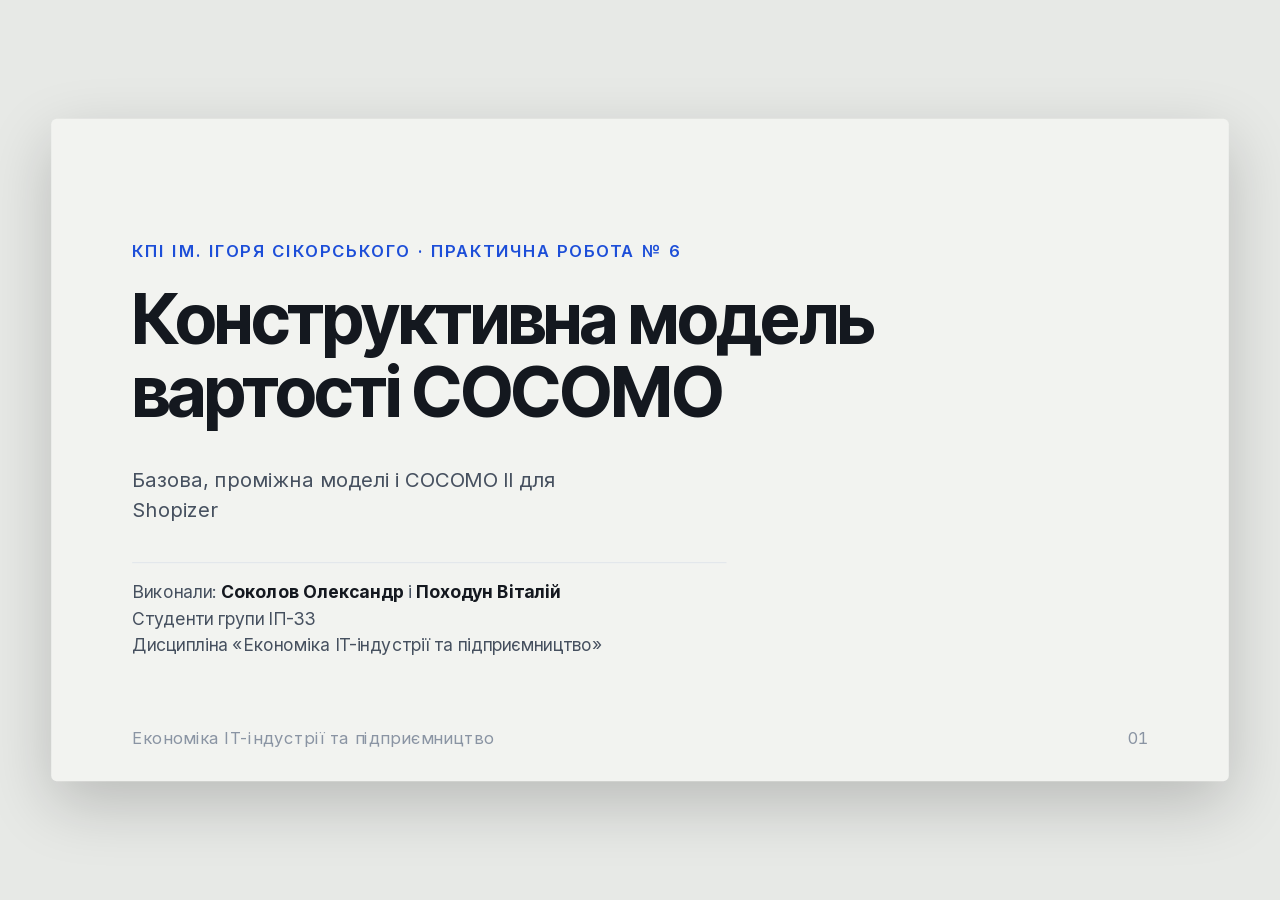
<file: labs/06-cocomo/docs/deck/index.html>
<!doctype html>
<html lang="uk">
<head>
<meta charset="utf-8">
<title>Конструктивна модель вартості COCOMO – Економіка IT-індустрії та підприємництво</title>
<link rel="stylesheet" href="shared/theme.css">
<style>
  .figure__img { background: #fff; border-radius: 0; }
  .figure__img img { object-fit: contain; }
  .body.fill { flex: 1; min-height: 0; display: flex; }
  .body.fill > * { flex: 1; }
  .cols.split { grid-template-columns: 2.4fr 1fr; }
  .n { color: var(--ink-mute); font-size: .85em; white-space: nowrap; }
  .formula { font-size: 24px; margin: 0 0 8px; }
  .cols > table.tbl { align-self: start; }
  .note { font-size: 16px; color: var(--ink-mute); margin-top: 14px; }
</style>
</head>
<body class="deck">

<!-- 1 -->
<section class="slide slide--cover">
  <p class="eyebrow">КПІ ім. Ігоря Сікорського · Практична робота № 6</p>
  <h1 class="hero">Конструктивна модель<br>вартості COCOMO</h1>
  <div class="stack" style="margin-top:40px">
    <p class="lead">Базова, проміжна моделі і COCOMO II для Shopizer</p>
  </div>
  <p class="byline">Виконали: <b>Соколов Олександр</b> і <b>Походун Віталій</b><br>Студенти групи ІП-33<br>Дисципліна «Економіка IT-індустрії та підприємництво»</p>
  <span class="slide__kicker">Економіка IT-індустрії та підприємництво</span>
  <span class="slide__num"></span>
</section>

<!-- 2 -->
<section class="slide">
  <div class="rule"></div>
  <h1 class="title">Вихідні дані</h1>
  <div class="body">
    <div class="cols">
      <ul class="bullets">
        <li>Shopizer, понад 25 000 рядків коду <span class="n">[1]</span></li>
        <li>Базова і проміжна моделі: 72.016 KLOC рядків коду без коментарів <span class="n">[2]</span></li>
        <li>COCOMO II: 50.133 KSLOC логічних операторів <span class="n">[3]</span></li>
        <li>Зарплата $2 500 на місяць <span class="n">[4]</span>, курс 45.666 грн <span class="n">[5]</span></li>
      </ul>
      <div class="kv" style="--k:120px">
        <div class="kv__row"><div class="kv__k">PM</div><div class="kv__v">трудомісткість, людино-місяці</div></div>
        <div class="kv__row"><div class="kv__k">TM</div><div class="kv__v">час розробки, місяці</div></div>
        <div class="kv__row"><div class="kv__k">N</div><div class="kv__v">PM / TM, розробників</div></div>
      </div>
    </div>
  </div>
  <span class="slide__kicker">Економіка IT-індустрії та підприємництво</span>
  <span class="slide__num"></span>
</section>

<!-- 3 -->
<section class="slide">
  <div class="rule"></div>
  <h1 class="title">Базова модель</h1>
  <div class="body">
<table class="tbl">
<thead><tr><th>Тип проєкту</th><th class="num">PM</th><th class="num">TM</th><th class="num">Розробників</th><th class="num">Вартість, $</th></tr></thead>
<tbody>
<tr><td>Органічний</td><td class="num">214.0</td><td class="num">19.2</td><td class="num">11.1</td><td class="num">535 121</td></tr>
<tr><td>Напіврозділений</td><td class="num">360.9</td><td class="num">19.6</td><td class="num">18.4</td><td class="num">902 364</td></tr>
<tr><td>Вбудований</td><td class="num">609.8</td><td class="num">19.5</td><td class="num">31.3</td><td class="num">1 524 605</td></tr>
</tbody>
</table>
    <p class="note">PM = a · SIZE<sup>b</sup>, TM = c · PM<sup>d</sup>; для Shopizer обрано напіврозділений тип, як у ПР2 <span class="n">[2]</span></p>
  </div>
  <span class="slide__kicker">Економіка IT-індустрії та підприємництво</span>
  <span class="slide__num"></span>
</section>

<!-- 4 -->
<section class="slide">
  <div class="rule"></div>
  <h1 class="title">Проміжна модель</h1>
  <div class="body">
    <div class="cols">
      <div>
        <p class="formula">PM = a · SIZE<sup>b</sup> · EAF</p>
        <p class="formula">EAF = 1.15 · 1.15 · 0.91 · 0.91 = 1.095</p>
        <p class="note">RELY, CPLX, MODP, TOOL відхиляються від номіналу, ще 11 номінальні. Напіврозділений тип на 9.5% більше за базову</p>
      </div>
      <table class="tbl">
<thead><tr><th>Тип проєкту</th><th class="num">PM</th><th class="num">TM</th></tr></thead>
<tbody>
<tr><td>Органічний</td><td class="num">312.6</td><td class="num">22.2</td></tr>
<tr><td>Напіврозділений</td><td class="num">395.3</td><td class="num">20.3</td></tr>
<tr><td>Вбудований</td><td class="num">519.5</td><td class="num">18.5</td></tr>
</tbody>
</table>
    </div>
  </div>
  <span class="slide__kicker">Економіка IT-індустрії та підприємництво</span>
  <span class="slide__num"></span>
</section>

<!-- 5 -->
<section class="slide">
  <div class="rule"></div>
  <h1 class="title">COCOMO II: формули і фактори масштабу</h1>
  <div class="body">
    <div class="cols">
      <div>
        <p class="formula">PM = 2.94 · SIZE<sup>E</sup> · ΠEM</p>
        <p class="formula">E = 0.91 + 0.01 · ΣSF</p>
        <p class="formula">TM = 3.67 · PM<sub>NS</sub><sup>F</sup></p>
        <p class="note">F = 0.28 + 0.2 · (E − 0.91); тут E = 1.0419, F = 0.3064 <span class="n">[3]</span></p>
      </div>
      <table class="tbl">
<thead><tr><th>Фактор</th><th class="num">Рівень</th><th class="num">Значення</th></tr></thead>
<tbody>
<tr><td>PREC</td><td class="num">високий</td><td class="num">2.48</td></tr>
<tr><td>FLEX</td><td class="num">дуже високий</td><td class="num">1.01</td></tr>
<tr><td>RESL</td><td class="num">високий</td><td class="num">2.83</td></tr>
<tr><td>TEAM</td><td class="num">високий</td><td class="num">2.19</td></tr>
<tr><td>PMAT</td><td class="num">номінальний</td><td class="num">4.68</td></tr>
<tr><td><b>ΣSF</b></td><td class="num"><b></b></td><td class="num"><b>13.19</b></td></tr>
</tbody>
</table>
    </div>
  </div>
  <span class="slide__kicker">Економіка IT-індустрії та підприємництво</span>
  <span class="slide__num"></span>
</section>

<!-- 6 -->
<section class="slide">
  <div class="rule"></div>
  <h1 class="title">Early Design: попередня оцінка</h1>
  <div class="body">
    <div class="cols">
      <table class="tbl">
<thead><tr><th>Множник</th><th class="num">Рівень</th><th class="num">Значення</th></tr></thead>
<tbody>
<tr><td>RCPX</td><td class="num">високий</td><td class="num">1.33</td></tr>
<tr><td>RUSE</td><td class="num">високий</td><td class="num">1.07</td></tr>
<tr><td>PERS, PDIF, PREX, FCIL, SCED</td><td class="num">номінальні</td><td class="num">1.00</td></tr>
<tr><td><b>EM</b></td><td class="num"><b></b></td><td class="num"><b>1.423</b></td></tr>
</tbody>
</table>
      <div>
        <p class="formula">PM = 2.94 · 50.133<sup>1.0419</sup> · 1.423 = 247.1</p>
        <p class="formula">TM = 3.67 · 247.1<sup>0.3064</sup> = 19.9</p>
      </div>
    </div>
  </div>
  <span class="slide__kicker">Економіка IT-індустрії та підприємництво</span>
  <span class="slide__num"></span>
</section>

<!-- 7 -->
<section class="slide">
  <div class="rule"></div>
  <h1 class="title">Post-Architecture: детальна оцінка</h1>
  <div class="body">
    <div class="cols">
      <table class="tbl">
<thead><tr><th>Множник</th><th class="num">Рівень</th><th class="num">Значення</th></tr></thead>
<tbody>
<tr><td>RELY</td><td class="num">високий</td><td class="num">1.10</td></tr>
<tr><td>CPLX</td><td class="num">високий</td><td class="num">1.17</td></tr>
<tr><td>RUSE</td><td class="num">високий</td><td class="num">1.07</td></tr>
<tr><td>TOOL</td><td class="num">високий</td><td class="num">0.90</td></tr>
<tr><td>SITE</td><td class="num">низький</td><td class="num">1.09</td></tr>
<tr><td>Ще 12 множників</td><td class="num">номінальні</td><td class="num">1.00</td></tr>
<tr><td><b>EM</b></td><td class="num"><b></b></td><td class="num"><b>1.351</b></td></tr>
</tbody>
</table>
      <div>
        <p class="formula">PM = 2.94 · 50.133<sup>1.0419</sup> · 1.351 = 234.6</p>
        <p class="formula">TM = 3.67 · 234.6<sup>0.3064</sup> = 19.5</p>
        <p class="note">12 множників номінальні: немає вимог понад норму або даних про команду</p>
      </div>
    </div>
  </div>
  <span class="slide__kicker">Економіка IT-індустрії та підприємництво</span>
  <span class="slide__num"></span>
</section>

<!-- 8 -->
<section class="slide">
  <div class="rule"></div>
  <h1 class="title">COCOMO II: підсумок</h1>
  <div class="body">
    <div class="cols cols--wide">
      <div class="figure">
        <div class="figure__img"><img src="img/02_models.png" alt="Трудомісткість за моделями"></div>
        <p class="figure__cap">Трудомісткість Shopizer за моделями, людино-місяців</p>
      </div>
      <ul class="bullets">
        <li>Post-Architecture: PM = 234.6, TM = 19.5, 12 розробників</li>
        <li>Вартість $586 513, 26.8 млн грн</li>
        <li>За 72.0 KSLOC: Early 360.4, Post 342.2</li>
        <li>Логічні оператори замість рядків зменшують оцінку на 31%</li>
      </ul>
    </div>
  </div>
  <span class="slide__kicker">Економіка IT-індустрії та підприємництво</span>
  <span class="slide__num"></span>
</section>

<!-- 9 -->
<section class="slide">
  <div class="rule"></div>
  <h1 class="title">Вплив розміру</h1>
  <div class="body">
    <div class="cols cols--wide">
      <div class="figure">
        <div class="figure__img"><img src="img/01_size_effect.png" alt="Вплив розміру"></div>
        <p class="figure__cap">PM і TM для розмірів від 25 до 200 KSLOC</p>
      </div>
      <ul class="bullets">
        <li>Подвоєння розміру збільшує PM у 2.06–2.17 раза</li>
        <li>Від 25 до 200 KSLOC PM росте в 8.7–10.3 раза, TM у 1.94–2.26</li>
        <li>Розробників за Post-Architecture від 7.3 до 32.6</li>
      </ul>
    </div>
  </div>
  <span class="slide__kicker">Економіка IT-індустрії та підприємництво</span>
  <span class="slide__num"></span>
</section>

<!-- 10 -->
<section class="slide">
  <div class="rule"></div>
  <h1 class="title">Однаковий розмір і висока новизна</h1>
  <div class="body">
<table class="tbl">
<thead><tr><th>Модель</th><th class="num">PM</th><th class="num">TM</th></tr></thead>
<tbody>
<tr><td>Базова, напіврозділений</td><td class="num">360.9</td><td class="num">19.6</td></tr>
<tr><td>Базова, вбудований</td><td class="num">609.8</td><td class="num">19.5</td></tr>
<tr><td>Проміжна, напіврозділений</td><td class="num">360.9</td><td class="num">19.6</td></tr>
<tr><td>Проміжна, вбудований</td><td class="num">474.3</td><td class="num">18.0</td></tr>
<tr><td>COCOMO II Early Design</td><td class="num">360.6</td><td class="num">24.6</td></tr>
<tr><td>COCOMO II Post-Architecture</td><td class="num">360.6</td><td class="num">24.6</td></tr>
</tbody>
</table>
    <p class="note">SIZE = 72.016, усі множники номінальні, PREC дуже низький (6.20): ΣSF = 21.45, E = 1.1245. Early і Post збігаються, бо множники рівні 1</p>
  </div>
  <span class="slide__kicker">Економіка IT-індустрії та підприємництво</span>
  <span class="slide__num"></span>
</section>

<!-- 11 -->
<section class="slide">
  <div class="rule"></div>
  <h1 class="title">Верифікація</h1>
  <div class="body">
    <div class="cols">
      <ul class="bullets">
        <li>Формули COCOMO II перевірено за прикладом керівництва: 100 KSLOC, E = 1.15 дає PM = 586.6 і TM = 29.7 <span class="n">[3]</span></li>
        <li>Базова модель збігається з ПР2: 360.9 і 19.6</li>
        <li>Моделі за однаковим розміром відрізняються не більше ніж на 16%</li>
      </ul>
      <ul class="bullets">
        <li>Вимірювання розміру впливає сильніше, ніж модель</li>
        <li>5 з 15 факторів проміжної моделі і 6 з 17 множників Post-Architecture, що описують команду, номінальні: склад невідомий</li>
        <li>Повторне використання бібліотек не враховано</li>
      </ul>
    </div>
  </div>
  <span class="slide__kicker">Економіка IT-індустрії та підприємництво</span>
  <span class="slide__num"></span>
</section>

<!-- 12 -->
<section class="slide">
  <div class="rule"></div>
  <h1 class="title">Висновки</h1>
  <div class="body">
    <ol class="steps">
      <li>Базова модель: PM = 360.9, TM = 19.6; проміжна: PM = 395.3, TM = 20.3</li>
      <li>COCOMO II за 50.1 KSLOC: Early Design 247.1, Post-Architecture 234.6 людино-місяців; $586 513</li>
      <li>PM росте швидше за розмір, TM повільніше, тому з розміром зростає кількість розробників</li>
      <li>За однакового розміру, номінальної складності і високої новизни COCOMO II дає 360.6 людино-місяців і 24.6 місяця</li>
    </ol>
  </div>
  <span class="slide__kicker">Економіка IT-індустрії та підприємництво</span>
  <span class="slide__num"></span>
</section>

<!-- 13 -->
<section class="slide">
  <div class="rule"></div>
  <h1 class="title">Основні джерела</h1>
  <div class="body">
    <ol class="srcs" style="--rows:3">
      <li value="1"><b>Shopizer</b>, github.com/shopizer-ecommerce/shopizer</li>
      <li value="2"><b>Boehm B. W.</b> Software Engineering Economics, 1981</li>
      <li value="3"><b>USC CSE</b> COCOMO II Model Definition Manual 2.1, 2000</li>
      <li value="4"><b>DOU</b> Зарплати українських розробників – літо 2026</li>
      <li value="5"><b>НБУ</b> Офіційний курс USD на 04.11.2026</li>
      <li value="6"><b>Boehm B. W. et al.</b> Software Cost Estimation with COCOMO II, 2000</li>
    </ol>
    <p class="note">Повний список – у звіті</p>
  </div>
  <span class="slide__kicker">Економіка IT-індустрії та підприємництво</span>
  <span class="slide__num"></span>
</section>

<script src="shared/deck.js"></script>
</body>
</html>
</file>
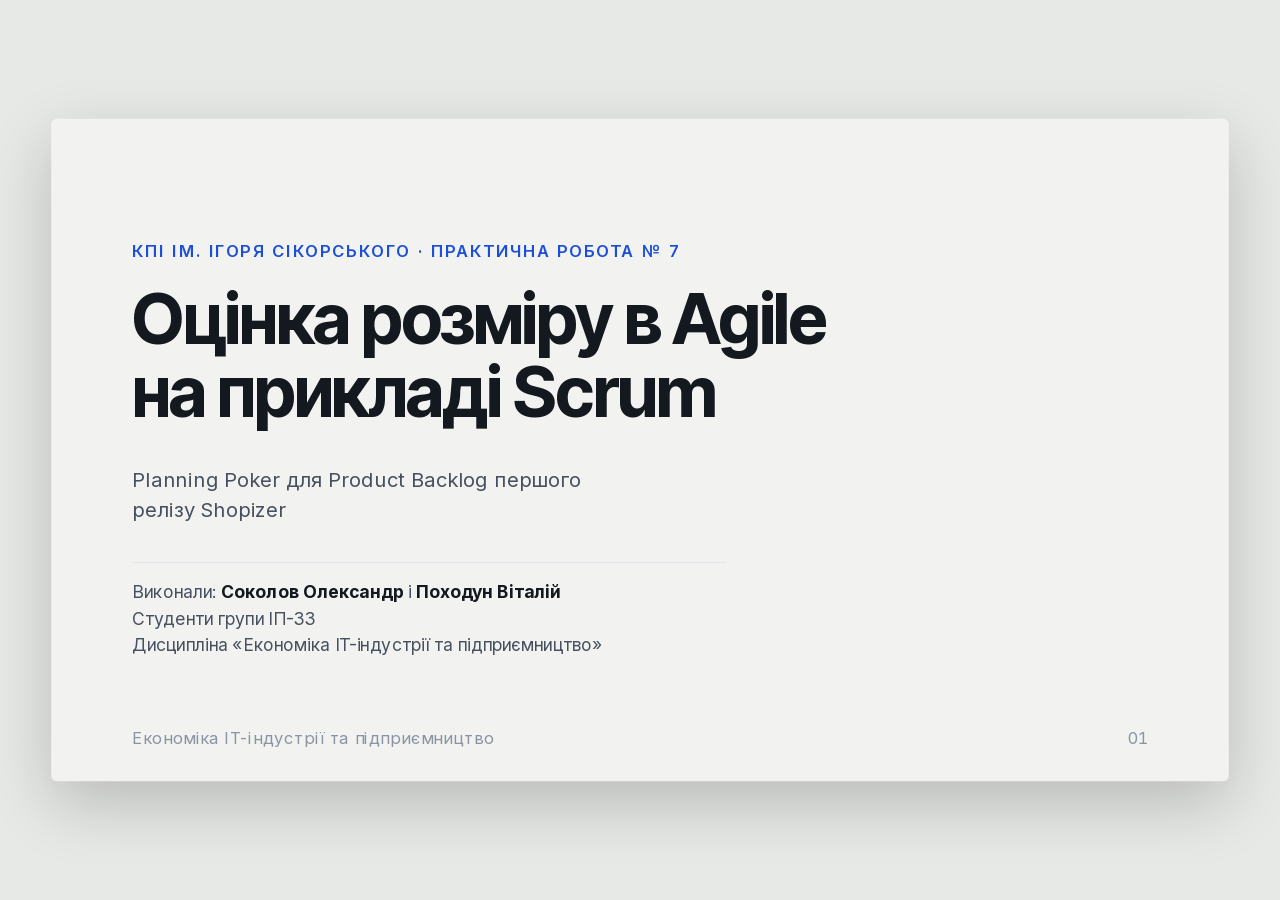
<file: labs/07-scrum/docs/deck/index.html>
<!doctype html>
<html lang="uk">
<head>
<meta charset="utf-8">
<title>Оцінка розміру в Agile на прикладі Scrum – Економіка IT-індустрії та підприємництво</title>
<link rel="stylesheet" href="shared/theme.css">
<style>
  .figure__img { background: #fff; border-radius: 0; }
  .figure__img img { object-fit: contain; }
  .body.fill { flex: 1; min-height: 0; display: flex; }
  .body.fill > * { flex: 1; }
  .cols.split { grid-template-columns: 2.4fr 1fr; }
  .n { color: var(--ink-mute); font-size: .85em; white-space: nowrap; }
  .formula { font-size: 24px; margin: 0 0 8px; }
  .cols > table.tbl { align-self: start; }
  .note { font-size: 16px; color: var(--ink-mute); margin-top: 14px; }
</style>
</head>
<body class="deck">

<!-- 1 -->
<section class="slide slide--cover">
  <p class="eyebrow">КПІ ім. Ігоря Сікорського · Практична робота № 7</p>
  <h1 class="hero">Оцінка розміру в Agile<br>на прикладі Scrum</h1>
  <div class="stack" style="margin-top:40px">
    <p class="lead">Planning Poker для Product Backlog першого релізу Shopizer</p>
  </div>
  <p class="byline">Виконали: <b>Соколов Олександр</b> і <b>Походун Віталій</b><br>Студенти групи ІП-33<br>Дисципліна «Економіка IT-індустрії та підприємництво»</p>
  <span class="slide__kicker">Економіка IT-індустрії та підприємництво</span>
  <span class="slide__num"></span>
</section>

<!-- 2 -->
<section class="slide">
  <div class="rule"></div>
  <h1 class="title">Команди і вибір методу</h1>
  <div class="body">
    <div class="cols">
      <ul class="bullets">
        <li>Дві Scrum-команди, A і B, оцінюють один backlog незалежно</li>
        <li>У кожній 5 учасників: три Backend, QA, DevOps</li>
        <li>Product Owner і Scrum Master не голосують <span class="n">[2]</span></li>
        <li>Обрано Planning Poker: числові оцінки для швидкості і вартості, 27 історій, обговорення розбіжностей <span class="n">[3]</span></li>
      </ul>
      <table class="tbl">
<thead><tr><th>Метод</th><th class="num">Висновок</th></tr></thead>
<tbody>
<tr><td>Planning Poker</td><td class="num">підходить</td></tr>
<tr><td>T-shirt Size</td><td class="num">для огляду, порівняно далі</td></tr>
<tr><td>Bucket System</td><td class="num">для сотень елементів</td></tr>
<tr><td>Dot Voting</td><td class="num">пріоритет, не розмір</td></tr>
<tr><td>Інші три</td><td class="num">не дають чисел</td></tr>
</tbody>
</table>
    </div>
  </div>
  <span class="slide__kicker">Економіка IT-індустрії та підприємництво</span>
  <span class="slide__num"></span>
</section>

<!-- 3 -->
<section class="slide">
  <div class="rule"></div>
  <h1 class="title">Product Backlog</h1>
  <div class="body">
<table class="tbl">
<thead><tr><th>Показник</th><th class="num">Значення</th></tr></thead>
<tbody>
<tr><td>Користувацьких історій</td><td class="num">27</td></tr>
<tr><td>Пріоритети MoSCoW</td><td class="num">17 Must, 7 Should, 3 Could</td></tr>
<tr><td>Операцій REST API з ПР3</td><td class="num">63 унікальні</td></tr>
<tr><td>Розмір за функціональними точками</td><td class="num">272 UFP, 299.2 AFP</td></tr>
<tr><td>Частка всього продукту (1 525 AFP)</td><td class="num">19.6%</td></tr>
</tbody>
</table>
    <p class="note">Історія = одна або кілька транзакцій ПР3: «Реєстрація клієнта» – 1 операція, 4 UFP; «Відновлення і зміна пароля» – 4 операції, 12 UFP <span class="n">[4]</span></p>
  </div>
  <span class="slide__kicker">Економіка IT-індустрії та підприємництво</span>
  <span class="slide__num"></span>
</section>

<!-- 4 -->
<section class="slide">
  <div class="rule"></div>
  <h1 class="title">Процедура Planning Poker</h1>
  <div class="body">
    <ol class="steps">
      <li>Колода 0, 1, 2, 3, 5, 8, 13, 21, 34, 55; один story point – ідеальний день однієї людини</li>
      <li>Product Owner пояснює історію, п'ятеро учасників одночасно показують карти</li>
      <li>Якщо карти різняться більше ніж на одне значення, крайні пояснюють аргументи, голосування повторюється</li>
      <li>Остаточна оцінка – медіана голосів останнього раунду</li>
    </ol>
    <p class="note">Голосування змодельовано програмою: розкид 12% між учасниками, 25% на історію, зближення з медіаною на 65% за раунд. Це розкрито у звіті</p>
  </div>
  <span class="slide__kicker">Економіка IT-індустрії та підприємництво</span>
  <span class="slide__num"></span>
</section>

<!-- 5 -->
<section class="slide">
  <div class="rule"></div>
  <h1 class="title">Результати оцінки</h1>
  <div class="body">
    <div class="cols cols--wide">
      <div class="figure">
        <div class="figure__img"><img src="img/01_estimates.png" alt="Оцінки двох команд"></div>
        <p class="figure__cap">Оцінки історій двома командами, story points</p>
      </div>
      <ul class="bullets">
        <li>Команди: 191 і 196 SP; довідкова складність 190.4 (різниця 0.3% і 2.9%)</li>
        <li>Збіг для 17 з 27 історій (63.0%), решта – на одну карту</li>
        <li>Спірмен між командами 0.86, з UFP 0.94 і 0.95</li>
        <li>Найбільша історія – керування категоріями, 21 SP</li>
      </ul>
    </div>
  </div>
  <span class="slide__kicker">Економіка IT-індустрії та підприємництво</span>
  <span class="slide__num"></span>
</section>

<!-- 6 -->
<section class="slide">
  <div class="rule"></div>
  <h1 class="title">Planning Poker і T-shirt Size</h1>
  <div class="body">
<table class="tbl">
<thead><tr><th>Метод і команда</th><th class="num">Разом SP</th><th class="num">Раундів</th><th class="num">Похибка, %</th><th class="num">Спірмен з UFP</th></tr></thead>
<tbody>
<tr><td>Planning Poker, A</td><td class="num">191</td><td class="num">1.30</td><td class="num">15.0</td><td class="num">0.94</td></tr>
<tr><td>Planning Poker, B</td><td class="num">196</td><td class="num">1.48</td><td class="num">13.9</td><td class="num">0.95</td></tr>
<tr><td>T-shirt, A</td><td class="num">185</td><td class="num">1.00</td><td class="num">15.5</td><td class="num">0.89</td></tr>
<tr><td>T-shirt, B</td><td class="num">182</td><td class="num">1.00</td><td class="num">18.6</td><td class="num">0.86</td></tr>
</tbody>
</table>
    <p class="note">У межах моделі Planning Poker точніший: дрібніша шкала (9 значень проти 5) і обговорення; T-shirt швидший, занижує обсяг (XL = 13). Збіг команд вищий у T-shirt (74.1% проти 63.0%) через грубу шкалу, а не точність</p>
  </div>
  <span class="slide__kicker">Економіка IT-індустрії та підприємництво</span>
  <span class="slide__num"></span>
</section>

<!-- 7 -->
<section class="slide">
  <div class="rule"></div>
  <h1 class="title">Швидкість і вартість</h1>
  <div class="body">
    <div class="cols">
      <div>
        <p class="formula">v = 5 · 10 · 0.7 = 35 SP на спринт</p>
        <p class="formula">C<sub>спр</sub> = 6 · 2 500 · 10 / 21.67 = $6 922</p>
        <p class="note">5 учасників, спринт 10 днів, фокус 0.7; Scrum Master і Product Owner по 0.5 ставки; $2 500 на місяць <span class="n">[5]</span>, курс 45.666 грн <span class="n">[6]</span></p>
      </div>
      <table class="tbl">
<thead><tr><th>Показник</th><th class="num">Значення</th></tr></thead>
<tbody>
<tr><td>Спринтів</td><td class="num">6 (5.46)</td></tr>
<tr><td>Тривалість</td><td class="num">12 тижнів</td></tr>
<tr><td>Трудомісткість</td><td class="num">16.6 PM</td></tr>
<tr><td>Вартість</td><td class="num">$41 532</td></tr>
<tr><td>У гривнях</td><td class="num">1.90 млн</td></tr>
<tr><td>За story point</td><td class="num">$217</td></tr>
</tbody>
</table>
    </div>
  </div>
  <span class="slide__kicker">Економіка IT-індустрії та підприємництво</span>
  <span class="slide__num"></span>
</section>

<!-- 8 -->
<section class="slide">
  <div class="rule"></div>
  <h1 class="title">План релізу</h1>
  <div class="body">
    <div class="cols cols--wide">
      <div class="figure">
        <div class="figure__img"><img src="img/02_plan.png" alt="План релізу"></div>
        <p class="figure__cap">Обсяг робіт за спринтами (команда A)</p>
      </div>
      <ul class="bullets">
        <li>Історії впорядковано за MoSCoW і розміщено в першому спринті з вільною швидкістю</li>
        <li>17 Must (122 SP) – у спринтах 1–4</li>
        <li>Спринти 1–5 по 34 SP, шостий – 21 SP</li>
      </ul>
    </div>
  </div>
  <span class="slide__kicker">Економіка IT-індустрії та підприємництво</span>
  <span class="slide__num"></span>
</section>

<!-- 9 -->
<section class="slide">
  <div class="rule"></div>
  <h1 class="title">Scrum і функціональні точки</h1>
  <div class="body">
<table class="tbl">
<thead><tr><th>Оцінка</th><th class="num">Людино-місяців</th><th class="num">Вартість, $</th><th class="num">Тижнів</th></tr></thead>
<tbody>
<tr><td>Story points (Planning Poker)</td><td class="num">16.6</td><td class="num">41 532</td><td class="num">12</td></tr>
<tr><td>Функціональні точки, 299.2 AFP</td><td class="num">28.8</td><td class="num">71 923</td><td class="num">–</td></tr>
</tbody>
</table>
    <ul class="bullets" style="margin-top:20px">
      <li>Scrum-оцінка становить 58% від FP-оцінки; FP дає на 73% більше</li>
      <li>Не зіставно: план – 1.32 дня на UFP (з PO і SM), 10.4 FP на місяць – весь цикл, 2.29 дня на UFP <span class="n">[7]</span></li>
      <li>Фокус 0.7 – окреме припущення: за 25 SP на спринт буде 8 спринтів і $55 376</li>
    </ul>
  </div>
  <span class="slide__kicker">Економіка IT-індустрії та підприємництво</span>
  <span class="slide__num"></span>
</section>

<!-- 10 -->
<section class="slide">
  <div class="rule"></div>
  <h1 class="title">Верифікація і обмеження</h1>
  <div class="body">
    <div class="cols">
      <ul class="bullets">
        <li>Усі 63 операції історій знайдено в підрахунку ПР3, сума ваг 272 UFP</li>
        <li>299.2 = 272 · 1.10; ⌈191 / 35⌉ = ⌈196 / 35⌉ = 6 збігається з планом</li>
        <li>Сумарні оцінки в межах 2.9% від довідкової</li>
      </ul>
      <ul class="bullets">
        <li>Голосування змодельовано: точність 14–15% і кореляція 0.94–0.95 описують метод за припущеннями, а не реальну команду</li>
        <li>Швидкість за ємністю: після перших спринтів замінити фактичною</li>
        <li>Довідкова складність походить від UFP: це не підтвердження методу, а властивість моделі</li>
      </ul>
    </div>
  </div>
  <span class="slide__kicker">Економіка IT-індустрії та підприємництво</span>
  <span class="slide__num"></span>
</section>

<!-- 11 -->
<section class="slide">
  <div class="rule"></div>
  <h1 class="title">Висновки</h1>
  <div class="body">
    <ol class="steps">
      <li>Обрано Planning Poker; у межах моделі він точніший за T-shirt Size (14–15% проти 16–19%)</li>
      <li>Backlog: 27 історій, 63 операції, 272 UFP; команди оцінили його в 191 і 196 SP</li>
      <li>За швидкості 35 SP: 6 спринтів, 12 тижнів, 16.6 людино-місяця, $41 532 (1.90 млн грн)</li>
      <li>FP-оцінка тих самих історій – 28.8 людино-місяця, $71 923, не зіставно напряму з планом спринтів</li>
    </ol>
  </div>
  <span class="slide__kicker">Економіка IT-індустрії та підприємництво</span>
  <span class="slide__num"></span>
</section>

<!-- 12 -->
<section class="slide">
  <div class="rule"></div>
  <h1 class="title">Основні джерела</h1>
  <div class="body">
    <ol class="srcs" style="--rows:4">
      <li value="1"><b>Beck K. et al.</b> Manifesto for Agile Software Development, 2001</li>
      <li value="2"><b>Schwaber K., Sutherland J.</b> The Scrum Guide, 2020</li>
      <li value="3"><b>Cohn M.</b> Agile Estimating and Planning, 2005</li>
      <li value="4"><b>Shopizer</b>, github.com/shopizer-ecommerce/shopizer</li>
      <li value="5"><b>DOU</b> Зарплати українських розробників – літо 2026</li>
      <li value="6"><b>НБУ</b> Офіційний курс USD на 04.11.2026</li>
      <li value="7"><b>Jones C.</b> Software Economics and Function Point Metrics, 2017</li>
    </ol>
    <p class="note">Повний список – у звіті</p>
  </div>
  <span class="slide__kicker">Економіка IT-індустрії та підприємництво</span>
  <span class="slide__num"></span>
</section>

<script src="shared/deck.js"></script>
</body>
</html>
</file>
<file: labs/01-software-industry-state/docs/deck/shared/theme.css>
/* Self-hosted Inter — no network fetch at render time. */
@font-face {
  font-family: 'Inter';
  font-style: normal;
  font-weight: 400;
  font-display: swap;
  src: url('fonts/Inter-400-cyrillic-ext.woff2') format('woff2');
  unicode-range: U+0460-052F, U+1C80-1C8A, U+20B4, U+2DE0-2DFF, U+A640-A69F, U+FE2E-FE2F;
}
@font-face {
  font-family: 'Inter';
  font-style: normal;
  font-weight: 400;
  font-display: swap;
  src: url('fonts/Inter-400-cyrillic.woff2') format('woff2');
  unicode-range: U+0301, U+0400-045F, U+0490-0491, U+04B0-04B1, U+2116;
}
@font-face {
  font-family: 'Inter';
  font-style: normal;
  font-weight: 400;
  font-display: swap;
  src: url('fonts/Inter-400-latin-ext.woff2') format('woff2');
  unicode-range: U+0100-02BA, U+02BD-02C5, U+02C7-02CC, U+02CE-02D7, U+02DD-02FF, U+0304, U+0308, U+0329, U+1D00-1DBF, U+1E00-1E9F, U+1EF2-1EFF, U+2020, U+20A0-20AB, U+20AD-20C0, U+2113, U+2C60-2C7F, U+A720-A7FF;
}
@font-face {
  font-family: 'Inter';
  font-style: normal;
  font-weight: 400;
  font-display: swap;
  src: url('fonts/Inter-400-latin.woff2') format('woff2');
  unicode-range: U+0000-00FF, U+0131, U+0152-0153, U+02BB-02BC, U+02C6, U+02DA, U+02DC, U+0304, U+0308, U+0329, U+2000-206F, U+20AC, U+2122, U+2191, U+2193, U+2212, U+2215, U+FEFF, U+FFFD;
}
@font-face {
  font-family: 'Inter';
  font-style: normal;
  font-weight: 500;
  font-display: swap;
  src: url('fonts/Inter-500-cyrillic-ext.woff2') format('woff2');
  unicode-range: U+0460-052F, U+1C80-1C8A, U+20B4, U+2DE0-2DFF, U+A640-A69F, U+FE2E-FE2F;
}
@font-face {
  font-family: 'Inter';
  font-style: normal;
  font-weight: 500;
  font-display: swap;
  src: url('fonts/Inter-500-cyrillic.woff2') format('woff2');
  unicode-range: U+0301, U+0400-045F, U+0490-0491, U+04B0-04B1, U+2116;
}
@font-face {
  font-family: 'Inter';
  font-style: normal;
  font-weight: 500;
  font-display: swap;
  src: url('fonts/Inter-500-latin-ext.woff2') format('woff2');
  unicode-range: U+0100-02BA, U+02BD-02C5, U+02C7-02CC, U+02CE-02D7, U+02DD-02FF, U+0304, U+0308, U+0329, U+1D00-1DBF, U+1E00-1E9F, U+1EF2-1EFF, U+2020, U+20A0-20AB, U+20AD-20C0, U+2113, U+2C60-2C7F, U+A720-A7FF;
}
@font-face {
  font-family: 'Inter';
  font-style: normal;
  font-weight: 500;
  font-display: swap;
  src: url('fonts/Inter-500-latin.woff2') format('woff2');
  unicode-range: U+0000-00FF, U+0131, U+0152-0153, U+02BB-02BC, U+02C6, U+02DA, U+02DC, U+0304, U+0308, U+0329, U+2000-206F, U+20AC, U+2122, U+2191, U+2193, U+2212, U+2215, U+FEFF, U+FFFD;
}
@font-face {
  font-family: 'Inter';
  font-style: normal;
  font-weight: 600;
  font-display: swap;
  src: url('fonts/Inter-600-cyrillic-ext.woff2') format('woff2');
  unicode-range: U+0460-052F, U+1C80-1C8A, U+20B4, U+2DE0-2DFF, U+A640-A69F, U+FE2E-FE2F;
}
@font-face {
  font-family: 'Inter';
  font-style: normal;
  font-weight: 600;
  font-display: swap;
  src: url('fonts/Inter-600-cyrillic.woff2') format('woff2');
  unicode-range: U+0301, U+0400-045F, U+0490-0491, U+04B0-04B1, U+2116;
}
@font-face {
  font-family: 'Inter';
  font-style: normal;
  font-weight: 600;
  font-display: swap;
  src: url('fonts/Inter-600-latin-ext.woff2') format('woff2');
  unicode-range: U+0100-02BA, U+02BD-02C5, U+02C7-02CC, U+02CE-02D7, U+02DD-02FF, U+0304, U+0308, U+0329, U+1D00-1DBF, U+1E00-1E9F, U+1EF2-1EFF, U+2020, U+20A0-20AB, U+20AD-20C0, U+2113, U+2C60-2C7F, U+A720-A7FF;
}
@font-face {
  font-family: 'Inter';
  font-style: normal;
  font-weight: 600;
  font-display: swap;
  src: url('fonts/Inter-600-latin.woff2') format('woff2');
  unicode-range: U+0000-00FF, U+0131, U+0152-0153, U+02BB-02BC, U+02C6, U+02DA, U+02DC, U+0304, U+0308, U+0329, U+2000-206F, U+20AC, U+2122, U+2191, U+2193, U+2212, U+2215, U+FEFF, U+FFFD;
}
@font-face {
  font-family: 'Inter';
  font-style: normal;
  font-weight: 700;
  font-display: swap;
  src: url('fonts/Inter-700-cyrillic-ext.woff2') format('woff2');
  unicode-range: U+0460-052F, U+1C80-1C8A, U+20B4, U+2DE0-2DFF, U+A640-A69F, U+FE2E-FE2F;
}
@font-face {
  font-family: 'Inter';
  font-style: normal;
  font-weight: 700;
  font-display: swap;
  src: url('fonts/Inter-700-cyrillic.woff2') format('woff2');
  unicode-range: U+0301, U+0400-045F, U+0490-0491, U+04B0-04B1, U+2116;
}
@font-face {
  font-family: 'Inter';
  font-style: normal;
  font-weight: 700;
  font-display: swap;
  src: url('fonts/Inter-700-latin-ext.woff2') format('woff2');
  unicode-range: U+0100-02BA, U+02BD-02C5, U+02C7-02CC, U+02CE-02D7, U+02DD-02FF, U+0304, U+0308, U+0329, U+1D00-1DBF, U+1E00-1E9F, U+1EF2-1EFF, U+2020, U+20A0-20AB, U+20AD-20C0, U+2113, U+2C60-2C7F, U+A720-A7FF;
}
@font-face {
  font-family: 'Inter';
  font-style: normal;
  font-weight: 700;
  font-display: swap;
  src: url('fonts/Inter-700-latin.woff2') format('woff2');
  unicode-range: U+0000-00FF, U+0131, U+0152-0153, U+02BB-02BC, U+02C6, U+02DA, U+02DC, U+0304, U+0308, U+0329, U+2000-206F, U+20AC, U+2122, U+2191, U+2193, U+2212, U+2215, U+FEFF, U+FFFD;
}
@font-face {
  font-family: 'Inter Tight';
  font-style: normal;
  font-weight: 500;
  font-display: swap;
  src: url('fonts/InterTight-500-cyrillic-ext.woff2') format('woff2');
  unicode-range: U+0460-052F, U+1C80-1C8A, U+20B4, U+2DE0-2DFF, U+A640-A69F, U+FE2E-FE2F;
}
@font-face {
  font-family: 'Inter Tight';
  font-style: normal;
  font-weight: 500;
  font-display: swap;
  src: url('fonts/InterTight-500-cyrillic.woff2') format('woff2');
  unicode-range: U+0301, U+0400-045F, U+0490-0491, U+04B0-04B1, U+2116;
}
@font-face {
  font-family: 'Inter Tight';
  font-style: normal;
  font-weight: 500;
  font-display: swap;
  src: url('fonts/InterTight-500-latin-ext.woff2') format('woff2');
  unicode-range: U+0100-02BA, U+02BD-02C5, U+02C7-02CC, U+02CE-02D7, U+02DD-02FF, U+0304, U+0308, U+0329, U+1D00-1DBF, U+1E00-1E9F, U+1EF2-1EFF, U+2020, U+20A0-20AB, U+20AD-20C0, U+2113, U+2C60-2C7F, U+A720-A7FF;
}
@font-face {
  font-family: 'Inter Tight';
  font-style: normal;
  font-weight: 500;
  font-display: swap;
  src: url('fonts/InterTight-500-latin.woff2') format('woff2');
  unicode-range: U+0000-00FF, U+0131, U+0152-0153, U+02BB-02BC, U+02C6, U+02DA, U+02DC, U+0304, U+0308, U+0329, U+2000-206F, U+20AC, U+2122, U+2191, U+2193, U+2212, U+2215, U+FEFF, U+FFFD;
}
@font-face {
  font-family: 'Inter Tight';
  font-style: normal;
  font-weight: 600;
  font-display: swap;
  src: url('fonts/InterTight-600-cyrillic-ext.woff2') format('woff2');
  unicode-range: U+0460-052F, U+1C80-1C8A, U+20B4, U+2DE0-2DFF, U+A640-A69F, U+FE2E-FE2F;
}
@font-face {
  font-family: 'Inter Tight';
  font-style: normal;
  font-weight: 600;
  font-display: swap;
  src: url('fonts/InterTight-600-cyrillic.woff2') format('woff2');
  unicode-range: U+0301, U+0400-045F, U+0490-0491, U+04B0-04B1, U+2116;
}
@font-face {
  font-family: 'Inter Tight';
  font-style: normal;
  font-weight: 600;
  font-display: swap;
  src: url('fonts/InterTight-600-latin-ext.woff2') format('woff2');
  unicode-range: U+0100-02BA, U+02BD-02C5, U+02C7-02CC, U+02CE-02D7, U+02DD-02FF, U+0304, U+0308, U+0329, U+1D00-1DBF, U+1E00-1E9F, U+1EF2-1EFF, U+2020, U+20A0-20AB, U+20AD-20C0, U+2113, U+2C60-2C7F, U+A720-A7FF;
}
@font-face {
  font-family: 'Inter Tight';
  font-style: normal;
  font-weight: 600;
  font-display: swap;
  src: url('fonts/InterTight-600-latin.woff2') format('woff2');
  unicode-range: U+0000-00FF, U+0131, U+0152-0153, U+02BB-02BC, U+02C6, U+02DA, U+02DC, U+0304, U+0308, U+0329, U+2000-206F, U+20AC, U+2122, U+2191, U+2193, U+2212, U+2215, U+FEFF, U+FFFD;
}
@font-face {
  font-family: 'Inter Tight';
  font-style: normal;
  font-weight: 700;
  font-display: swap;
  src: url('fonts/InterTight-700-cyrillic-ext.woff2') format('woff2');
  unicode-range: U+0460-052F, U+1C80-1C8A, U+20B4, U+2DE0-2DFF, U+A640-A69F, U+FE2E-FE2F;
}
@font-face {
  font-family: 'Inter Tight';
  font-style: normal;
  font-weight: 700;
  font-display: swap;
  src: url('fonts/InterTight-700-cyrillic.woff2') format('woff2');
  unicode-range: U+0301, U+0400-045F, U+0490-0491, U+04B0-04B1, U+2116;
}
@font-face {
  font-family: 'Inter Tight';
  font-style: normal;
  font-weight: 700;
  font-display: swap;
  src: url('fonts/InterTight-700-latin-ext.woff2') format('woff2');
  unicode-range: U+0100-02BA, U+02BD-02C5, U+02C7-02CC, U+02CE-02D7, U+02DD-02FF, U+0304, U+0308, U+0329, U+1D00-1DBF, U+1E00-1E9F, U+1EF2-1EFF, U+2020, U+20A0-20AB, U+20AD-20C0, U+2113, U+2C60-2C7F, U+A720-A7FF;
}
@font-face {
  font-family: 'Inter Tight';
  font-style: normal;
  font-weight: 700;
  font-display: swap;
  src: url('fonts/InterTight-700-latin.woff2') format('woff2');
  unicode-range: U+0000-00FF, U+0131, U+0152-0153, U+02BB-02BC, U+02C6, U+02DA, U+02DC, U+0304, U+0308, U+0329, U+2000-206F, U+20AC, U+2122, U+2191, U+2193, U+2212, U+2215, U+FEFF, U+FFFD;
}

/* Design tokens */
:root {
  --slide-w: 1280px;
  --slide-h: 720px;

  --ink:        #14181f;
  --ink-soft:   #46505f;
  --ink-mute:   #8a94a3;
  --rule:       #dfe4ea;
  --paper:      #fbfbfa;
  --paper-alt:  #f2f3f0;

  --accent:      #1d4ed8;
  --accent-soft: #e8edfb;
  --accent-deep: #0f2a6b;

  --pad-x: 88px;
  --pad-y: 58px;

  --f-display: 'Inter Tight', 'Inter', -apple-system, BlinkMacSystemFont, 'Helvetica Neue', sans-serif;
  --f-body:    'Inter', -apple-system, BlinkMacSystemFont, 'Helvetica Neue', sans-serif;

  --t-hero: 76px;
  --t-h1:   46px;
  --t-h2:   36px;
  --t-body: 22px;
  --t-cap:  18px;
}

* { box-sizing: border-box; }

html, body {
  margin: 0;
  padding: 0;
  background: #e7e9e6;
  font-family: var(--f-body);
  color: var(--ink);
  -webkit-font-smoothing: antialiased;
}

/* ---------- Slide frame ---------- */
.slide {
  position: relative;
  width: var(--slide-w);
  height: var(--slide-h);
  padding: var(--pad-y) var(--pad-x);
  background: var(--paper);
  overflow: hidden;
  display: flex;
  flex-direction: column;
}

.slide__num {
  position: absolute;
  right: var(--pad-x);
  bottom: 36px;
  font-size: var(--t-cap);
  color: var(--ink-mute);
  font-variant-numeric: tabular-nums;
}

.slide__kicker {
  position: absolute;
  left: var(--pad-x);
  bottom: 36px;
  font-size: var(--t-cap);
  color: var(--ink-mute);
  letter-spacing: 0.04em;
}

/* ---------- Typography ---------- */
.hero {
  font-family: var(--f-display);
  font-size: var(--t-hero);
  font-weight: 700;
  line-height: 1.04;
  letter-spacing: -0.025em;
  margin: 0;
  text-wrap: balance;
}

h1.title {
  font-family: var(--f-display);
  font-size: var(--t-h1);
  font-weight: 680;
  line-height: 1.1;
  letter-spacing: -0.02em;
  margin: 0 0 30px;
  text-wrap: balance;
}

h2.sub {
  font-size: var(--t-h2);
  font-weight: 600;
  line-height: 1.2;
  margin: 0 0 20px;
}

.eyebrow {
  font-size: var(--t-cap);
  font-weight: 600;
  letter-spacing: 0.12em;
  text-transform: uppercase;
  color: var(--accent);
  margin: 0 0 24px;
}

.lead {
  font-size: var(--t-body);
  line-height: 1.5;
  color: var(--ink-soft);
  max-width: 24em;
  margin: 0;
}

.rule {
  width: 72px;
  height: 4px;
  background: var(--accent);
  border-radius: 2px;
  margin: 0 0 32px;
}

/* ---------- Layout helpers ---------- */
.body { flex: 1; min-height: 0; }

.cols {
  display: grid;
  grid-template-columns: 1fr 1fr;
  gap: 56px;
  height: 100%;
}

.cols--wide  { grid-template-columns: 1.4fr 1fr; }
.cols--narrow{ grid-template-columns: 1fr 1.4fr; }

.stack   { display: flex; flex-direction: column; gap: 20px; }
.center  { justify-content: center; }

/* ---------- Lists ---------- */
ul.bullets {
  list-style: none;
  margin: 0;
  padding: 0;
  display: flex;
  flex-direction: column;
  gap: 16px;
}

ul.bullets li {
  position: relative;
  padding-left: 34px;
  font-size: var(--t-body);
  line-height: 1.4;
  color: var(--ink-soft);
}

ul.bullets li::before {
  content: '';
  position: absolute;
  left: 0;
  top: 0.52em;
  width: 10px;
  height: 10px;
  border-radius: 3px;
  background: var(--accent);
}

ul.bullets li strong { color: var(--ink); font-weight: 650; }

ol.steps {
  counter-reset: s;
  list-style: none;
  margin: 0;
  padding: 0;
  display: flex;
  flex-direction: column;
  gap: 16px;
}

ol.steps li {
  counter-increment: s;
  position: relative;
  padding-left: 60px;
  font-size: var(--t-body);
  line-height: 1.42;
  color: var(--ink-soft);
  min-height: 42px;
}

ol.steps li::before {
  content: counter(s);
  position: absolute;
  left: 0;
  top: -2px;
  width: 42px;
  height: 42px;
  border-radius: 50%;
  background: var(--accent-soft);
  color: var(--accent-deep);
  font-weight: 680;
  font-size: 20px;
  display: flex;
  align-items: center;
  justify-content: center;
}

/* ---------- Cards ---------- */
.card {
  background: #fff;
  border: 1px solid var(--rule);
  border-radius: 14px;
  padding: 20px 24px;
}

.card .card__label {
  font-size: var(--t-cap);
  font-weight: 650;
  letter-spacing: 0.06em;
  text-transform: uppercase;
  color: var(--ink-mute);
  margin: 0 0 10px;
}

.card .card__value {
  font-family: var(--f-display);
  font-size: 38px;
  font-weight: 700;
  letter-spacing: -0.02em;
  margin: 0 0 8px;
  color: var(--accent-deep);
}

.card > p { margin: 0; font-size: 18px; line-height: 1.4; color: var(--ink-soft); }

.quote {
  font-family: var(--f-display);
  font-size: 38px;
  font-weight: 500;
  line-height: 1.32;
  letter-spacing: -0.015em;
  margin: 0;
  text-wrap: balance;
}

.quote__src {
  margin-top: 28px;
  font-size: var(--t-cap);
  color: var(--ink-mute);
}

/* ---------- Slide variants ---------- */
.slide--cover   { background: var(--paper-alt); justify-content: center; }
.slide--section { background: var(--accent-deep); color: #fff; justify-content: center; }
.slide--section .hero      { color: #fff; }
.slide--section .eyebrow   { color: #9dbaff; }
.slide--section .slide__num,
.slide--section .slide__kicker { color: rgba(255,255,255,.55); }

/* ---------- Screen presentation mode ---------- */
@media screen {
  body.deck {
    display: flex;
    align-items: center;
    justify-content: center;
    min-height: 100vh;
    overflow: hidden;
  }
  body.deck .slide {
    display: none;
    box-shadow: 0 24px 70px rgba(0,0,0,.20);
    border-radius: 6px;
    transform-origin: center center;
  }
  body.deck .slide.is-active { display: flex; }

  /* contact-sheet review mode: ?all */
  body.deck.show-all { display: block; overflow: auto; padding: 40px; }
  body.deck.show-all .slide { display: flex; margin: 0 auto 40px; }
}

/* ---------- Print / PDF ---------- */
@page { size: 1280px 720px; margin: 0; }

@media print {
  html, body { background: #fff; }
  .slide {
    display: flex !important;
    page-break-after: always;
    break-after: page;
    box-shadow: none;
    border-radius: 0;
    transform: none !important;
  }
  .slide:last-child { page-break-after: auto; break-after: auto; }
}

/* ---------- Inline legal reference ---------- */
.ref {
  display: inline-block;
  font-size: 0.72em;
  font-weight: 600;
  letter-spacing: 0.01em;
  color: var(--accent-deep);
  background: var(--accent-soft);
  border-radius: 5px;
  padding: 0.14em 0.5em;
  margin-left: 0.3em;
  vertical-align: 0.1em;
  white-space: nowrap;
}

.slide--section .ref { background: rgba(255,255,255,.14); color: #cfe0ff; }

/* ---------- Grids of cards ---------- */
.grid {
  display: grid;
  grid-template-columns: repeat(var(--cols, 3), 1fr);
  gap: 20px;
}

.grid .card { padding: 18px 20px; }
.grid .card .card__value { font-size: 32px; margin-bottom: 5px; }
.grid .card > p { font-size: 17px; line-height: 1.38; }

/* ---------- Comparison pair ---------- */
.vs { display: grid; grid-template-columns: 1fr 1fr; gap: 24px; }

.vs__side {
  border: 1px solid var(--rule);
  border-radius: 14px;
  padding: 20px 24px;
  background: #fff;
}

.vs__side--muted { background: var(--paper-alt); }

.vs__head {
  font-family: var(--f-display);
  font-size: 22px;
  font-weight: 650;
  letter-spacing: -0.01em;
  margin: 0 0 14px;
}

.vs__side ul { margin: 0; padding-left: 20px; }
.vs__side li { font-size: 18px; line-height: 1.4; color: var(--ink-soft); margin-bottom: 6px; }

/* ---------- Key/value rows ---------- */
.kv { display: flex; flex-direction: column; gap: 0; }

.kv__row {
  display: grid;
  grid-template-columns: var(--k, 300px) 1fr;
  gap: 28px;
  padding: 9px 0;
  border-bottom: 1px solid var(--rule);
  align-items: baseline;
}

.kv__row:last-child { border-bottom: none; }
.kv__k { font-weight: 650; font-size: 19px; color: var(--ink); }
.kv__v { font-size: 19px; line-height: 1.38; color: var(--ink-soft); }

/* ---------- Table ---------- */
table.tbl { width: 100%; border-collapse: collapse; font-size: 18px; }
table.tbl th {
  text-align: left;
  font-size: var(--t-cap);
  font-weight: 650;
  letter-spacing: 0.06em;
  text-transform: uppercase;
  color: var(--ink-mute);
  padding: 0 14px 12px 0;
  border-bottom: 2px solid var(--rule);
}
table.tbl td {
  padding: 7px 14px 7px 0;
  border-bottom: 1px solid var(--rule);
  color: var(--ink-soft);
}
table.tbl td:first-child { font-weight: 600; color: var(--ink); }
table.tbl .num { text-align: right; font-variant-numeric: tabular-nums; white-space: nowrap; }
table.tbl tr.is-out td { color: var(--ink-mute); }

/* ---------- Source list ---------- */
ol.srcs {
  margin: 0;
  padding-left: 26px;
  display: grid;
  grid-template-columns: 1fr 1fr;
  grid-template-rows: repeat(var(--rows, 5), auto);
  grid-auto-flow: column;
  gap: 12px 44px;
}
ol.srcs li { font-size: 17px; line-height: 1.38; color: var(--ink-soft); }
ol.srcs li b { color: var(--ink); font-weight: 620; }

/* ---------- Full-bleed photo slides ---------- */
.slide--photo {
  position: relative;
  color: #fff;
  background-size: cover;
  background-position: center;
  justify-content: flex-end;
  /* content is bottom-aligned, so leave the footer band clear */
  padding-bottom: 92px;
}

/* Scrim keeps the headline legible over any photo. */
.slide--photo::before {
  content: '';
  position: absolute;
  inset: 0;
  background: linear-gradient(100deg,
    rgba(8,14,30,.93) 0%, rgba(8,14,30,.86) 30%,
    rgba(8,14,30,.58) 62%, rgba(8,14,30,.22) 100%);
}

.slide--photo > *:not(.slide__num):not(.slide__kicker):not(.credit) {
  position: relative;
  z-index: 1;
}
.slide--photo > .slide__num,
.slide--photo > .slide__kicker,
.slide--photo > .credit { z-index: 1; }
.slide--photo .hero    { color: #fff; }
.slide--photo .lead    { color: rgba(255,255,255,.80); }
.slide--photo .eyebrow { color: #9dbaff; }

/* ---------- Cover byline: author and discipline ---------- */
.byline {
  margin: 40px 0 0;
  padding-top: 18px;
  border-top: 1px solid var(--rule);
  max-width: 34em;
  font-size: 19px;
  line-height: 1.5;
  color: var(--ink-soft);
}
.byline b { color: var(--ink); font-weight: 620; }
.slide--photo .byline   { color: rgba(255,255,255,.78); border-top-color: rgba(255,255,255,.28); }
.slide--photo .byline b { color: #fff; }
.slide--photo .slide__num,
.slide--photo .slide__kicker { color: rgba(255,255,255,.55); }

.credit {
  position: absolute;
  right: calc(var(--pad-x) + 52px);
  bottom: 36px;
  z-index: 1;
  font-size: 12px;
  line-height: 1.3;
  text-align: right;
  max-width: 34em;
  color: rgba(255,255,255,.45);
}

.slide:not(.slide--photo) .credit { color: var(--ink-mute); opacity: .8; }

/* ---------- Figures on content slides ---------- */
.figure {
  display: flex;
  flex-direction: column;
  min-height: 0;
}

.figure__img {
  flex: 1;
  min-height: 0;
  border-radius: 12px;
  overflow: hidden;
  background: var(--paper-alt);
}

.figure__img img {
  display: block;
  width: 100%;
  height: 100%;
  object-fit: cover;
}

.figure--portrait .figure__img { flex: none; aspect-ratio: 3 / 4; }
.figure--portrait .figure__img img { object-position: center 18%; }

.figure__cap {
  margin: 9px 0 0;
  font-size: 13px;
  line-height: 1.32;
  color: var(--ink-mute);
}

.figure__cap b { color: var(--ink-soft); font-weight: 620; }

/* ---------- Chart legend ---------- */
.keys {
  display: flex;
  flex-wrap: wrap;
  gap: 6px 20px;
  justify-content: center;
  margin-top: 4px;
}

.key { display: flex; align-items: baseline; gap: 6px; font-size: 16px; }
.key__dot { width: 11px; height: 11px; border-radius: 50%; flex: none; transform: translateY(1px); }
.key__name { font-weight: 620; color: var(--ink); }
.key__num  { font-weight: 700; color: var(--ink); font-variant-numeric: tabular-nums; }
.key__pct  { font-size: 16px; color: var(--ink-mute); font-variant-numeric: tabular-nums; }
</file>
<file: labs/02-loc-metrics/docs/deck/shared/theme.css>
/* Self-hosted Inter — no network fetch at render time. */
@font-face {
  font-family: 'Inter';
  font-style: normal;
  font-weight: 400;
  font-display: swap;
  src: url('fonts/Inter-400-cyrillic-ext.woff2') format('woff2');
  unicode-range: U+0460-052F, U+1C80-1C8A, U+20B4, U+2DE0-2DFF, U+A640-A69F, U+FE2E-FE2F;
}
@font-face {
  font-family: 'Inter';
  font-style: normal;
  font-weight: 400;
  font-display: swap;
  src: url('fonts/Inter-400-cyrillic.woff2') format('woff2');
  unicode-range: U+0301, U+0400-045F, U+0490-0491, U+04B0-04B1, U+2116;
}
@font-face {
  font-family: 'Inter';
  font-style: normal;
  font-weight: 400;
  font-display: swap;
  src: url('fonts/Inter-400-latin-ext.woff2') format('woff2');
  unicode-range: U+0100-02BA, U+02BD-02C5, U+02C7-02CC, U+02CE-02D7, U+02DD-02FF, U+0304, U+0308, U+0329, U+1D00-1DBF, U+1E00-1E9F, U+1EF2-1EFF, U+2020, U+20A0-20AB, U+20AD-20C0, U+2113, U+2C60-2C7F, U+A720-A7FF;
}
@font-face {
  font-family: 'Inter';
  font-style: normal;
  font-weight: 400;
  font-display: swap;
  src: url('fonts/Inter-400-latin.woff2') format('woff2');
  unicode-range: U+0000-00FF, U+0131, U+0152-0153, U+02BB-02BC, U+02C6, U+02DA, U+02DC, U+0304, U+0308, U+0329, U+2000-206F, U+20AC, U+2122, U+2191, U+2193, U+2212, U+2215, U+FEFF, U+FFFD;
}
@font-face {
  font-family: 'Inter';
  font-style: normal;
  font-weight: 500;
  font-display: swap;
  src: url('fonts/Inter-500-cyrillic-ext.woff2') format('woff2');
  unicode-range: U+0460-052F, U+1C80-1C8A, U+20B4, U+2DE0-2DFF, U+A640-A69F, U+FE2E-FE2F;
}
@font-face {
  font-family: 'Inter';
  font-style: normal;
  font-weight: 500;
  font-display: swap;
  src: url('fonts/Inter-500-cyrillic.woff2') format('woff2');
  unicode-range: U+0301, U+0400-045F, U+0490-0491, U+04B0-04B1, U+2116;
}
@font-face {
  font-family: 'Inter';
  font-style: normal;
  font-weight: 500;
  font-display: swap;
  src: url('fonts/Inter-500-latin-ext.woff2') format('woff2');
  unicode-range: U+0100-02BA, U+02BD-02C5, U+02C7-02CC, U+02CE-02D7, U+02DD-02FF, U+0304, U+0308, U+0329, U+1D00-1DBF, U+1E00-1E9F, U+1EF2-1EFF, U+2020, U+20A0-20AB, U+20AD-20C0, U+2113, U+2C60-2C7F, U+A720-A7FF;
}
@font-face {
  font-family: 'Inter';
  font-style: normal;
  font-weight: 500;
  font-display: swap;
  src: url('fonts/Inter-500-latin.woff2') format('woff2');
  unicode-range: U+0000-00FF, U+0131, U+0152-0153, U+02BB-02BC, U+02C6, U+02DA, U+02DC, U+0304, U+0308, U+0329, U+2000-206F, U+20AC, U+2122, U+2191, U+2193, U+2212, U+2215, U+FEFF, U+FFFD;
}
@font-face {
  font-family: 'Inter';
  font-style: normal;
  font-weight: 600;
  font-display: swap;
  src: url('fonts/Inter-600-cyrillic-ext.woff2') format('woff2');
  unicode-range: U+0460-052F, U+1C80-1C8A, U+20B4, U+2DE0-2DFF, U+A640-A69F, U+FE2E-FE2F;
}
@font-face {
  font-family: 'Inter';
  font-style: normal;
  font-weight: 600;
  font-display: swap;
  src: url('fonts/Inter-600-cyrillic.woff2') format('woff2');
  unicode-range: U+0301, U+0400-045F, U+0490-0491, U+04B0-04B1, U+2116;
}
@font-face {
  font-family: 'Inter';
  font-style: normal;
  font-weight: 600;
  font-display: swap;
  src: url('fonts/Inter-600-latin-ext.woff2') format('woff2');
  unicode-range: U+0100-02BA, U+02BD-02C5, U+02C7-02CC, U+02CE-02D7, U+02DD-02FF, U+0304, U+0308, U+0329, U+1D00-1DBF, U+1E00-1E9F, U+1EF2-1EFF, U+2020, U+20A0-20AB, U+20AD-20C0, U+2113, U+2C60-2C7F, U+A720-A7FF;
}
@font-face {
  font-family: 'Inter';
  font-style: normal;
  font-weight: 600;
  font-display: swap;
  src: url('fonts/Inter-600-latin.woff2') format('woff2');
  unicode-range: U+0000-00FF, U+0131, U+0152-0153, U+02BB-02BC, U+02C6, U+02DA, U+02DC, U+0304, U+0308, U+0329, U+2000-206F, U+20AC, U+2122, U+2191, U+2193, U+2212, U+2215, U+FEFF, U+FFFD;
}
@font-face {
  font-family: 'Inter';
  font-style: normal;
  font-weight: 700;
  font-display: swap;
  src: url('fonts/Inter-700-cyrillic-ext.woff2') format('woff2');
  unicode-range: U+0460-052F, U+1C80-1C8A, U+20B4, U+2DE0-2DFF, U+A640-A69F, U+FE2E-FE2F;
}
@font-face {
  font-family: 'Inter';
  font-style: normal;
  font-weight: 700;
  font-display: swap;
  src: url('fonts/Inter-700-cyrillic.woff2') format('woff2');
  unicode-range: U+0301, U+0400-045F, U+0490-0491, U+04B0-04B1, U+2116;
}
@font-face {
  font-family: 'Inter';
  font-style: normal;
  font-weight: 700;
  font-display: swap;
  src: url('fonts/Inter-700-latin-ext.woff2') format('woff2');
  unicode-range: U+0100-02BA, U+02BD-02C5, U+02C7-02CC, U+02CE-02D7, U+02DD-02FF, U+0304, U+0308, U+0329, U+1D00-1DBF, U+1E00-1E9F, U+1EF2-1EFF, U+2020, U+20A0-20AB, U+20AD-20C0, U+2113, U+2C60-2C7F, U+A720-A7FF;
}
@font-face {
  font-family: 'Inter';
  font-style: normal;
  font-weight: 700;
  font-display: swap;
  src: url('fonts/Inter-700-latin.woff2') format('woff2');
  unicode-range: U+0000-00FF, U+0131, U+0152-0153, U+02BB-02BC, U+02C6, U+02DA, U+02DC, U+0304, U+0308, U+0329, U+2000-206F, U+20AC, U+2122, U+2191, U+2193, U+2212, U+2215, U+FEFF, U+FFFD;
}
@font-face {
  font-family: 'Inter Tight';
  font-style: normal;
  font-weight: 500;
  font-display: swap;
  src: url('fonts/InterTight-500-cyrillic-ext.woff2') format('woff2');
  unicode-range: U+0460-052F, U+1C80-1C8A, U+20B4, U+2DE0-2DFF, U+A640-A69F, U+FE2E-FE2F;
}
@font-face {
  font-family: 'Inter Tight';
  font-style: normal;
  font-weight: 500;
  font-display: swap;
  src: url('fonts/InterTight-500-cyrillic.woff2') format('woff2');
  unicode-range: U+0301, U+0400-045F, U+0490-0491, U+04B0-04B1, U+2116;
}
@font-face {
  font-family: 'Inter Tight';
  font-style: normal;
  font-weight: 500;
  font-display: swap;
  src: url('fonts/InterTight-500-latin-ext.woff2') format('woff2');
  unicode-range: U+0100-02BA, U+02BD-02C5, U+02C7-02CC, U+02CE-02D7, U+02DD-02FF, U+0304, U+0308, U+0329, U+1D00-1DBF, U+1E00-1E9F, U+1EF2-1EFF, U+2020, U+20A0-20AB, U+20AD-20C0, U+2113, U+2C60-2C7F, U+A720-A7FF;
}
@font-face {
  font-family: 'Inter Tight';
  font-style: normal;
  font-weight: 500;
  font-display: swap;
  src: url('fonts/InterTight-500-latin.woff2') format('woff2');
  unicode-range: U+0000-00FF, U+0131, U+0152-0153, U+02BB-02BC, U+02C6, U+02DA, U+02DC, U+0304, U+0308, U+0329, U+2000-206F, U+20AC, U+2122, U+2191, U+2193, U+2212, U+2215, U+FEFF, U+FFFD;
}
@font-face {
  font-family: 'Inter Tight';
  font-style: normal;
  font-weight: 600;
  font-display: swap;
  src: url('fonts/InterTight-600-cyrillic-ext.woff2') format('woff2');
  unicode-range: U+0460-052F, U+1C80-1C8A, U+20B4, U+2DE0-2DFF, U+A640-A69F, U+FE2E-FE2F;
}
@font-face {
  font-family: 'Inter Tight';
  font-style: normal;
  font-weight: 600;
  font-display: swap;
  src: url('fonts/InterTight-600-cyrillic.woff2') format('woff2');
  unicode-range: U+0301, U+0400-045F, U+0490-0491, U+04B0-04B1, U+2116;
}
@font-face {
  font-family: 'Inter Tight';
  font-style: normal;
  font-weight: 600;
  font-display: swap;
  src: url('fonts/InterTight-600-latin-ext.woff2') format('woff2');
  unicode-range: U+0100-02BA, U+02BD-02C5, U+02C7-02CC, U+02CE-02D7, U+02DD-02FF, U+0304, U+0308, U+0329, U+1D00-1DBF, U+1E00-1E9F, U+1EF2-1EFF, U+2020, U+20A0-20AB, U+20AD-20C0, U+2113, U+2C60-2C7F, U+A720-A7FF;
}
@font-face {
  font-family: 'Inter Tight';
  font-style: normal;
  font-weight: 600;
  font-display: swap;
  src: url('fonts/InterTight-600-latin.woff2') format('woff2');
  unicode-range: U+0000-00FF, U+0131, U+0152-0153, U+02BB-02BC, U+02C6, U+02DA, U+02DC, U+0304, U+0308, U+0329, U+2000-206F, U+20AC, U+2122, U+2191, U+2193, U+2212, U+2215, U+FEFF, U+FFFD;
}
@font-face {
  font-family: 'Inter Tight';
  font-style: normal;
  font-weight: 700;
  font-display: swap;
  src: url('fonts/InterTight-700-cyrillic-ext.woff2') format('woff2');
  unicode-range: U+0460-052F, U+1C80-1C8A, U+20B4, U+2DE0-2DFF, U+A640-A69F, U+FE2E-FE2F;
}
@font-face {
  font-family: 'Inter Tight';
  font-style: normal;
  font-weight: 700;
  font-display: swap;
  src: url('fonts/InterTight-700-cyrillic.woff2') format('woff2');
  unicode-range: U+0301, U+0400-045F, U+0490-0491, U+04B0-04B1, U+2116;
}
@font-face {
  font-family: 'Inter Tight';
  font-style: normal;
  font-weight: 700;
  font-display: swap;
  src: url('fonts/InterTight-700-latin-ext.woff2') format('woff2');
  unicode-range: U+0100-02BA, U+02BD-02C5, U+02C7-02CC, U+02CE-02D7, U+02DD-02FF, U+0304, U+0308, U+0329, U+1D00-1DBF, U+1E00-1E9F, U+1EF2-1EFF, U+2020, U+20A0-20AB, U+20AD-20C0, U+2113, U+2C60-2C7F, U+A720-A7FF;
}
@font-face {
  font-family: 'Inter Tight';
  font-style: normal;
  font-weight: 700;
  font-display: swap;
  src: url('fonts/InterTight-700-latin.woff2') format('woff2');
  unicode-range: U+0000-00FF, U+0131, U+0152-0153, U+02BB-02BC, U+02C6, U+02DA, U+02DC, U+0304, U+0308, U+0329, U+2000-206F, U+20AC, U+2122, U+2191, U+2193, U+2212, U+2215, U+FEFF, U+FFFD;
}

/* Design tokens */
:root {
  --slide-w: 1280px;
  --slide-h: 720px;

  --ink:        #14181f;
  --ink-soft:   #46505f;
  --ink-mute:   #8a94a3;
  --rule:       #dfe4ea;
  --paper:      #fbfbfa;
  --paper-alt:  #f2f3f0;

  --accent:      #1d4ed8;
  --accent-soft: #e8edfb;
  --accent-deep: #0f2a6b;

  --pad-x: 88px;
  --pad-y: 58px;

  --f-display: 'Inter Tight', 'Inter', -apple-system, BlinkMacSystemFont, 'Helvetica Neue', sans-serif;
  --f-body:    'Inter', -apple-system, BlinkMacSystemFont, 'Helvetica Neue', sans-serif;

  --t-hero: 76px;
  --t-h1:   46px;
  --t-h2:   36px;
  --t-body: 22px;
  --t-cap:  18px;
}

* { box-sizing: border-box; }

html, body {
  margin: 0;
  padding: 0;
  background: #e7e9e6;
  font-family: var(--f-body);
  color: var(--ink);
  -webkit-font-smoothing: antialiased;
}

/* ---------- Slide frame ---------- */
.slide {
  position: relative;
  width: var(--slide-w);
  height: var(--slide-h);
  padding: var(--pad-y) var(--pad-x);
  background: var(--paper);
  overflow: hidden;
  display: flex;
  flex-direction: column;
}

.slide__num {
  position: absolute;
  right: var(--pad-x);
  bottom: 36px;
  font-size: var(--t-cap);
  color: var(--ink-mute);
  font-variant-numeric: tabular-nums;
}

.slide__kicker {
  position: absolute;
  left: var(--pad-x);
  bottom: 36px;
  font-size: var(--t-cap);
  color: var(--ink-mute);
  letter-spacing: 0.04em;
}

/* ---------- Typography ---------- */
.hero {
  font-family: var(--f-display);
  font-size: var(--t-hero);
  font-weight: 700;
  line-height: 1.04;
  letter-spacing: -0.025em;
  margin: 0;
  text-wrap: balance;
}

h1.title {
  font-family: var(--f-display);
  font-size: var(--t-h1);
  font-weight: 680;
  line-height: 1.1;
  letter-spacing: -0.02em;
  margin: 0 0 30px;
  text-wrap: balance;
}

h2.sub {
  font-size: var(--t-h2);
  font-weight: 600;
  line-height: 1.2;
  margin: 0 0 20px;
}

.eyebrow {
  font-size: var(--t-cap);
  font-weight: 600;
  letter-spacing: 0.12em;
  text-transform: uppercase;
  color: var(--accent);
  margin: 0 0 24px;
}

.lead {
  font-size: var(--t-body);
  line-height: 1.5;
  color: var(--ink-soft);
  max-width: 24em;
  margin: 0;
}

.rule {
  width: 72px;
  height: 4px;
  background: var(--accent);
  border-radius: 2px;
  margin: 0 0 32px;
}

/* ---------- Layout helpers ---------- */
.body { flex: 1; min-height: 0; }

.cols {
  display: grid;
  grid-template-columns: 1fr 1fr;
  gap: 56px;
  height: 100%;
}

.cols--wide  { grid-template-columns: 1.4fr 1fr; }
.cols--narrow{ grid-template-columns: 1fr 1.4fr; }

.stack   { display: flex; flex-direction: column; gap: 20px; }
.center  { justify-content: center; }

/* ---------- Lists ---------- */
ul.bullets {
  list-style: none;
  margin: 0;
  padding: 0;
  display: flex;
  flex-direction: column;
  gap: 16px;
}

ul.bullets li {
  position: relative;
  padding-left: 34px;
  font-size: var(--t-body);
  line-height: 1.4;
  color: var(--ink-soft);
}

ul.bullets li::before {
  content: '';
  position: absolute;
  left: 0;
  top: 0.52em;
  width: 10px;
  height: 10px;
  border-radius: 3px;
  background: var(--accent);
}

ul.bullets li strong { color: var(--ink); font-weight: 650; }

ol.steps {
  counter-reset: s;
  list-style: none;
  margin: 0;
  padding: 0;
  display: flex;
  flex-direction: column;
  gap: 16px;
}

ol.steps li {
  counter-increment: s;
  position: relative;
  padding-left: 60px;
  font-size: var(--t-body);
  line-height: 1.42;
  color: var(--ink-soft);
  min-height: 42px;
}

ol.steps li::before {
  content: counter(s);
  position: absolute;
  left: 0;
  top: -2px;
  width: 42px;
  height: 42px;
  border-radius: 50%;
  background: var(--accent-soft);
  color: var(--accent-deep);
  font-weight: 680;
  font-size: 20px;
  display: flex;
  align-items: center;
  justify-content: center;
}

/* ---------- Cards ---------- */
.card {
  background: #fff;
  border: 1px solid var(--rule);
  border-radius: 14px;
  padding: 20px 24px;
}

.card .card__label {
  font-size: var(--t-cap);
  font-weight: 650;
  letter-spacing: 0.06em;
  text-transform: uppercase;
  color: var(--ink-mute);
  margin: 0 0 10px;
}

.card .card__value {
  font-family: var(--f-display);
  font-size: 38px;
  font-weight: 700;
  letter-spacing: -0.02em;
  margin: 0 0 8px;
  color: var(--accent-deep);
}

.card > p { margin: 0; font-size: 18px; line-height: 1.4; color: var(--ink-soft); }

.quote {
  font-family: var(--f-display);
  font-size: 38px;
  font-weight: 500;
  line-height: 1.32;
  letter-spacing: -0.015em;
  margin: 0;
  text-wrap: balance;
}

.quote__src {
  margin-top: 28px;
  font-size: var(--t-cap);
  color: var(--ink-mute);
}

/* ---------- Slide variants ---------- */
.slide--cover   { background: var(--paper-alt); justify-content: center; }
.slide--section { background: var(--accent-deep); color: #fff; justify-content: center; }
.slide--section .hero      { color: #fff; }
.slide--section .eyebrow   { color: #9dbaff; }
.slide--section .slide__num,
.slide--section .slide__kicker { color: rgba(255,255,255,.55); }

/* ---------- Screen presentation mode ---------- */
@media screen {
  body.deck {
    display: flex;
    align-items: center;
    justify-content: center;
    min-height: 100vh;
    overflow: hidden;
  }
  body.deck .slide {
    display: none;
    box-shadow: 0 24px 70px rgba(0,0,0,.20);
    border-radius: 6px;
    transform-origin: center center;
  }
  body.deck .slide.is-active { display: flex; }

  /* contact-sheet review mode: ?all */
  body.deck.show-all { display: block; overflow: auto; padding: 40px; }
  body.deck.show-all .slide { display: flex; margin: 0 auto 40px; }
}

/* ---------- Print / PDF ---------- */
@page { size: 1280px 720px; margin: 0; }

@media print {
  html, body { background: #fff; }
  .slide {
    display: flex !important;
    page-break-after: always;
    break-after: page;
    box-shadow: none;
    border-radius: 0;
    transform: none !important;
  }
  .slide:last-child { page-break-after: auto; break-after: auto; }
}

/* ---------- Inline legal reference ---------- */
.ref {
  display: inline-block;
  font-size: 0.72em;
  font-weight: 600;
  letter-spacing: 0.01em;
  color: var(--accent-deep);
  background: var(--accent-soft);
  border-radius: 5px;
  padding: 0.14em 0.5em;
  margin-left: 0.3em;
  vertical-align: 0.1em;
  white-space: nowrap;
}

.slide--section .ref { background: rgba(255,255,255,.14); color: #cfe0ff; }

/* ---------- Grids of cards ---------- */
.grid {
  display: grid;
  grid-template-columns: repeat(var(--cols, 3), 1fr);
  gap: 20px;
}

.grid .card { padding: 18px 20px; }
.grid .card .card__value { font-size: 32px; margin-bottom: 5px; }
.grid .card > p { font-size: 17px; line-height: 1.38; }

/* ---------- Comparison pair ---------- */
.vs { display: grid; grid-template-columns: 1fr 1fr; gap: 24px; }

.vs__side {
  border: 1px solid var(--rule);
  border-radius: 14px;
  padding: 20px 24px;
  background: #fff;
}

.vs__side--muted { background: var(--paper-alt); }

.vs__head {
  font-family: var(--f-display);
  font-size: 22px;
  font-weight: 650;
  letter-spacing: -0.01em;
  margin: 0 0 14px;
}

.vs__side ul { margin: 0; padding-left: 20px; }
.vs__side li { font-size: 18px; line-height: 1.4; color: var(--ink-soft); margin-bottom: 6px; }

/* ---------- Key/value rows ---------- */
.kv { display: flex; flex-direction: column; gap: 0; }

.kv__row {
  display: grid;
  grid-template-columns: var(--k, 300px) 1fr;
  gap: 28px;
  padding: 9px 0;
  border-bottom: 1px solid var(--rule);
  align-items: baseline;
}

.kv__row:last-child { border-bottom: none; }
.kv__k { font-weight: 650; font-size: 19px; color: var(--ink); }
.kv__v { font-size: 19px; line-height: 1.38; color: var(--ink-soft); }

/* ---------- Table ---------- */
table.tbl { width: 100%; border-collapse: collapse; font-size: 18px; }
table.tbl th {
  text-align: left;
  font-size: var(--t-cap);
  font-weight: 650;
  letter-spacing: 0.06em;
  text-transform: uppercase;
  color: var(--ink-mute);
  padding: 0 14px 12px 0;
  border-bottom: 2px solid var(--rule);
}
table.tbl td {
  padding: 7px 14px 7px 0;
  border-bottom: 1px solid var(--rule);
  color: var(--ink-soft);
}
table.tbl td:first-child { font-weight: 600; color: var(--ink); }
table.tbl .num { text-align: right; font-variant-numeric: tabular-nums; white-space: nowrap; }
table.tbl tr.is-out td { color: var(--ink-mute); }

/* ---------- Source list ---------- */
ol.srcs {
  margin: 0;
  padding-left: 26px;
  display: grid;
  grid-template-columns: 1fr 1fr;
  grid-template-rows: repeat(var(--rows, 5), auto);
  grid-auto-flow: column;
  gap: 12px 44px;
}
ol.srcs li { font-size: 17px; line-height: 1.38; color: var(--ink-soft); }
ol.srcs li b { color: var(--ink); font-weight: 620; }

/* ---------- Full-bleed photo slides ---------- */
.slide--photo {
  position: relative;
  color: #fff;
  background-size: cover;
  background-position: center;
  justify-content: flex-end;
  /* content is bottom-aligned, so leave the footer band clear */
  padding-bottom: 92px;
}

/* Scrim keeps the headline legible over any photo. */
.slide--photo::before {
  content: '';
  position: absolute;
  inset: 0;
  background: linear-gradient(100deg,
    rgba(8,14,30,.93) 0%, rgba(8,14,30,.86) 30%,
    rgba(8,14,30,.58) 62%, rgba(8,14,30,.22) 100%);
}

.slide--photo > *:not(.slide__num):not(.slide__kicker):not(.credit) {
  position: relative;
  z-index: 1;
}
.slide--photo > .slide__num,
.slide--photo > .slide__kicker,
.slide--photo > .credit { z-index: 1; }
.slide--photo .hero    { color: #fff; }
.slide--photo .lead    { color: rgba(255,255,255,.80); }
.slide--photo .eyebrow { color: #9dbaff; }

/* ---------- Cover byline: author and discipline ---------- */
.byline {
  margin: 40px 0 0;
  padding-top: 18px;
  border-top: 1px solid var(--rule);
  max-width: 34em;
  font-size: 19px;
  line-height: 1.5;
  color: var(--ink-soft);
}
.byline b { color: var(--ink); font-weight: 620; }
.slide--photo .byline   { color: rgba(255,255,255,.78); border-top-color: rgba(255,255,255,.28); }
.slide--photo .byline b { color: #fff; }
.slide--photo .slide__num,
.slide--photo .slide__kicker { color: rgba(255,255,255,.55); }

.credit {
  position: absolute;
  right: calc(var(--pad-x) + 52px);
  bottom: 36px;
  z-index: 1;
  font-size: 12px;
  line-height: 1.3;
  text-align: right;
  max-width: 34em;
  color: rgba(255,255,255,.45);
}

.slide:not(.slide--photo) .credit { color: var(--ink-mute); opacity: .8; }

/* ---------- Figures on content slides ---------- */
.figure {
  display: flex;
  flex-direction: column;
  min-height: 0;
}

.figure__img {
  flex: 1;
  min-height: 0;
  border-radius: 12px;
  overflow: hidden;
  background: var(--paper-alt);
}

.figure__img img {
  display: block;
  width: 100%;
  height: 100%;
  object-fit: cover;
}

.figure--portrait .figure__img { flex: none; aspect-ratio: 3 / 4; }
.figure--portrait .figure__img img { object-position: center 18%; }

.figure__cap {
  margin: 9px 0 0;
  font-size: 13px;
  line-height: 1.32;
  color: var(--ink-mute);
}

.figure__cap b { color: var(--ink-soft); font-weight: 620; }

/* ---------- Chart legend ---------- */
.keys {
  display: flex;
  flex-wrap: wrap;
  gap: 6px 20px;
  justify-content: center;
  margin-top: 4px;
}

.key { display: flex; align-items: baseline; gap: 6px; font-size: 16px; }
.key__dot { width: 11px; height: 11px; border-radius: 50%; flex: none; transform: translateY(1px); }
.key__name { font-weight: 620; color: var(--ink); }
.key__num  { font-weight: 700; color: var(--ink); font-variant-numeric: tabular-nums; }
.key__pct  { font-size: 16px; color: var(--ink-mute); font-variant-numeric: tabular-nums; }
</file>
<file: labs/03-function-points/docs/deck/shared/theme.css>
/* Self-hosted Inter — no network fetch at render time. */
@font-face {
  font-family: 'Inter';
  font-style: normal;
  font-weight: 400;
  font-display: swap;
  src: url('fonts/Inter-400-cyrillic-ext.woff2') format('woff2');
  unicode-range: U+0460-052F, U+1C80-1C8A, U+20B4, U+2DE0-2DFF, U+A640-A69F, U+FE2E-FE2F;
}
@font-face {
  font-family: 'Inter';
  font-style: normal;
  font-weight: 400;
  font-display: swap;
  src: url('fonts/Inter-400-cyrillic.woff2') format('woff2');
  unicode-range: U+0301, U+0400-045F, U+0490-0491, U+04B0-04B1, U+2116;
}
@font-face {
  font-family: 'Inter';
  font-style: normal;
  font-weight: 400;
  font-display: swap;
  src: url('fonts/Inter-400-latin-ext.woff2') format('woff2');
  unicode-range: U+0100-02BA, U+02BD-02C5, U+02C7-02CC, U+02CE-02D7, U+02DD-02FF, U+0304, U+0308, U+0329, U+1D00-1DBF, U+1E00-1E9F, U+1EF2-1EFF, U+2020, U+20A0-20AB, U+20AD-20C0, U+2113, U+2C60-2C7F, U+A720-A7FF;
}
@font-face {
  font-family: 'Inter';
  font-style: normal;
  font-weight: 400;
  font-display: swap;
  src: url('fonts/Inter-400-latin.woff2') format('woff2');
  unicode-range: U+0000-00FF, U+0131, U+0152-0153, U+02BB-02BC, U+02C6, U+02DA, U+02DC, U+0304, U+0308, U+0329, U+2000-206F, U+20AC, U+2122, U+2191, U+2193, U+2212, U+2215, U+FEFF, U+FFFD;
}
@font-face {
  font-family: 'Inter';
  font-style: normal;
  font-weight: 500;
  font-display: swap;
  src: url('fonts/Inter-500-cyrillic-ext.woff2') format('woff2');
  unicode-range: U+0460-052F, U+1C80-1C8A, U+20B4, U+2DE0-2DFF, U+A640-A69F, U+FE2E-FE2F;
}
@font-face {
  font-family: 'Inter';
  font-style: normal;
  font-weight: 500;
  font-display: swap;
  src: url('fonts/Inter-500-cyrillic.woff2') format('woff2');
  unicode-range: U+0301, U+0400-045F, U+0490-0491, U+04B0-04B1, U+2116;
}
@font-face {
  font-family: 'Inter';
  font-style: normal;
  font-weight: 500;
  font-display: swap;
  src: url('fonts/Inter-500-latin-ext.woff2') format('woff2');
  unicode-range: U+0100-02BA, U+02BD-02C5, U+02C7-02CC, U+02CE-02D7, U+02DD-02FF, U+0304, U+0308, U+0329, U+1D00-1DBF, U+1E00-1E9F, U+1EF2-1EFF, U+2020, U+20A0-20AB, U+20AD-20C0, U+2113, U+2C60-2C7F, U+A720-A7FF;
}
@font-face {
  font-family: 'Inter';
  font-style: normal;
  font-weight: 500;
  font-display: swap;
  src: url('fonts/Inter-500-latin.woff2') format('woff2');
  unicode-range: U+0000-00FF, U+0131, U+0152-0153, U+02BB-02BC, U+02C6, U+02DA, U+02DC, U+0304, U+0308, U+0329, U+2000-206F, U+20AC, U+2122, U+2191, U+2193, U+2212, U+2215, U+FEFF, U+FFFD;
}
@font-face {
  font-family: 'Inter';
  font-style: normal;
  font-weight: 600;
  font-display: swap;
  src: url('fonts/Inter-600-cyrillic-ext.woff2') format('woff2');
  unicode-range: U+0460-052F, U+1C80-1C8A, U+20B4, U+2DE0-2DFF, U+A640-A69F, U+FE2E-FE2F;
}
@font-face {
  font-family: 'Inter';
  font-style: normal;
  font-weight: 600;
  font-display: swap;
  src: url('fonts/Inter-600-cyrillic.woff2') format('woff2');
  unicode-range: U+0301, U+0400-045F, U+0490-0491, U+04B0-04B1, U+2116;
}
@font-face {
  font-family: 'Inter';
  font-style: normal;
  font-weight: 600;
  font-display: swap;
  src: url('fonts/Inter-600-latin-ext.woff2') format('woff2');
  unicode-range: U+0100-02BA, U+02BD-02C5, U+02C7-02CC, U+02CE-02D7, U+02DD-02FF, U+0304, U+0308, U+0329, U+1D00-1DBF, U+1E00-1E9F, U+1EF2-1EFF, U+2020, U+20A0-20AB, U+20AD-20C0, U+2113, U+2C60-2C7F, U+A720-A7FF;
}
@font-face {
  font-family: 'Inter';
  font-style: normal;
  font-weight: 600;
  font-display: swap;
  src: url('fonts/Inter-600-latin.woff2') format('woff2');
  unicode-range: U+0000-00FF, U+0131, U+0152-0153, U+02BB-02BC, U+02C6, U+02DA, U+02DC, U+0304, U+0308, U+0329, U+2000-206F, U+20AC, U+2122, U+2191, U+2193, U+2212, U+2215, U+FEFF, U+FFFD;
}
@font-face {
  font-family: 'Inter';
  font-style: normal;
  font-weight: 700;
  font-display: swap;
  src: url('fonts/Inter-700-cyrillic-ext.woff2') format('woff2');
  unicode-range: U+0460-052F, U+1C80-1C8A, U+20B4, U+2DE0-2DFF, U+A640-A69F, U+FE2E-FE2F;
}
@font-face {
  font-family: 'Inter';
  font-style: normal;
  font-weight: 700;
  font-display: swap;
  src: url('fonts/Inter-700-cyrillic.woff2') format('woff2');
  unicode-range: U+0301, U+0400-045F, U+0490-0491, U+04B0-04B1, U+2116;
}
@font-face {
  font-family: 'Inter';
  font-style: normal;
  font-weight: 700;
  font-display: swap;
  src: url('fonts/Inter-700-latin-ext.woff2') format('woff2');
  unicode-range: U+0100-02BA, U+02BD-02C5, U+02C7-02CC, U+02CE-02D7, U+02DD-02FF, U+0304, U+0308, U+0329, U+1D00-1DBF, U+1E00-1E9F, U+1EF2-1EFF, U+2020, U+20A0-20AB, U+20AD-20C0, U+2113, U+2C60-2C7F, U+A720-A7FF;
}
@font-face {
  font-family: 'Inter';
  font-style: normal;
  font-weight: 700;
  font-display: swap;
  src: url('fonts/Inter-700-latin.woff2') format('woff2');
  unicode-range: U+0000-00FF, U+0131, U+0152-0153, U+02BB-02BC, U+02C6, U+02DA, U+02DC, U+0304, U+0308, U+0329, U+2000-206F, U+20AC, U+2122, U+2191, U+2193, U+2212, U+2215, U+FEFF, U+FFFD;
}
@font-face {
  font-family: 'Inter Tight';
  font-style: normal;
  font-weight: 500;
  font-display: swap;
  src: url('fonts/InterTight-500-cyrillic-ext.woff2') format('woff2');
  unicode-range: U+0460-052F, U+1C80-1C8A, U+20B4, U+2DE0-2DFF, U+A640-A69F, U+FE2E-FE2F;
}
@font-face {
  font-family: 'Inter Tight';
  font-style: normal;
  font-weight: 500;
  font-display: swap;
  src: url('fonts/InterTight-500-cyrillic.woff2') format('woff2');
  unicode-range: U+0301, U+0400-045F, U+0490-0491, U+04B0-04B1, U+2116;
}
@font-face {
  font-family: 'Inter Tight';
  font-style: normal;
  font-weight: 500;
  font-display: swap;
  src: url('fonts/InterTight-500-latin-ext.woff2') format('woff2');
  unicode-range: U+0100-02BA, U+02BD-02C5, U+02C7-02CC, U+02CE-02D7, U+02DD-02FF, U+0304, U+0308, U+0329, U+1D00-1DBF, U+1E00-1E9F, U+1EF2-1EFF, U+2020, U+20A0-20AB, U+20AD-20C0, U+2113, U+2C60-2C7F, U+A720-A7FF;
}
@font-face {
  font-family: 'Inter Tight';
  font-style: normal;
  font-weight: 500;
  font-display: swap;
  src: url('fonts/InterTight-500-latin.woff2') format('woff2');
  unicode-range: U+0000-00FF, U+0131, U+0152-0153, U+02BB-02BC, U+02C6, U+02DA, U+02DC, U+0304, U+0308, U+0329, U+2000-206F, U+20AC, U+2122, U+2191, U+2193, U+2212, U+2215, U+FEFF, U+FFFD;
}
@font-face {
  font-family: 'Inter Tight';
  font-style: normal;
  font-weight: 600;
  font-display: swap;
  src: url('fonts/InterTight-600-cyrillic-ext.woff2') format('woff2');
  unicode-range: U+0460-052F, U+1C80-1C8A, U+20B4, U+2DE0-2DFF, U+A640-A69F, U+FE2E-FE2F;
}
@font-face {
  font-family: 'Inter Tight';
  font-style: normal;
  font-weight: 600;
  font-display: swap;
  src: url('fonts/InterTight-600-cyrillic.woff2') format('woff2');
  unicode-range: U+0301, U+0400-045F, U+0490-0491, U+04B0-04B1, U+2116;
}
@font-face {
  font-family: 'Inter Tight';
  font-style: normal;
  font-weight: 600;
  font-display: swap;
  src: url('fonts/InterTight-600-latin-ext.woff2') format('woff2');
  unicode-range: U+0100-02BA, U+02BD-02C5, U+02C7-02CC, U+02CE-02D7, U+02DD-02FF, U+0304, U+0308, U+0329, U+1D00-1DBF, U+1E00-1E9F, U+1EF2-1EFF, U+2020, U+20A0-20AB, U+20AD-20C0, U+2113, U+2C60-2C7F, U+A720-A7FF;
}
@font-face {
  font-family: 'Inter Tight';
  font-style: normal;
  font-weight: 600;
  font-display: swap;
  src: url('fonts/InterTight-600-latin.woff2') format('woff2');
  unicode-range: U+0000-00FF, U+0131, U+0152-0153, U+02BB-02BC, U+02C6, U+02DA, U+02DC, U+0304, U+0308, U+0329, U+2000-206F, U+20AC, U+2122, U+2191, U+2193, U+2212, U+2215, U+FEFF, U+FFFD;
}
@font-face {
  font-family: 'Inter Tight';
  font-style: normal;
  font-weight: 700;
  font-display: swap;
  src: url('fonts/InterTight-700-cyrillic-ext.woff2') format('woff2');
  unicode-range: U+0460-052F, U+1C80-1C8A, U+20B4, U+2DE0-2DFF, U+A640-A69F, U+FE2E-FE2F;
}
@font-face {
  font-family: 'Inter Tight';
  font-style: normal;
  font-weight: 700;
  font-display: swap;
  src: url('fonts/InterTight-700-cyrillic.woff2') format('woff2');
  unicode-range: U+0301, U+0400-045F, U+0490-0491, U+04B0-04B1, U+2116;
}
@font-face {
  font-family: 'Inter Tight';
  font-style: normal;
  font-weight: 700;
  font-display: swap;
  src: url('fonts/InterTight-700-latin-ext.woff2') format('woff2');
  unicode-range: U+0100-02BA, U+02BD-02C5, U+02C7-02CC, U+02CE-02D7, U+02DD-02FF, U+0304, U+0308, U+0329, U+1D00-1DBF, U+1E00-1E9F, U+1EF2-1EFF, U+2020, U+20A0-20AB, U+20AD-20C0, U+2113, U+2C60-2C7F, U+A720-A7FF;
}
@font-face {
  font-family: 'Inter Tight';
  font-style: normal;
  font-weight: 700;
  font-display: swap;
  src: url('fonts/InterTight-700-latin.woff2') format('woff2');
  unicode-range: U+0000-00FF, U+0131, U+0152-0153, U+02BB-02BC, U+02C6, U+02DA, U+02DC, U+0304, U+0308, U+0329, U+2000-206F, U+20AC, U+2122, U+2191, U+2193, U+2212, U+2215, U+FEFF, U+FFFD;
}

/* Design tokens */
:root {
  --slide-w: 1280px;
  --slide-h: 720px;

  --ink:        #14181f;
  --ink-soft:   #46505f;
  --ink-mute:   #8a94a3;
  --rule:       #dfe4ea;
  --paper:      #fbfbfa;
  --paper-alt:  #f2f3f0;

  --accent:      #1d4ed8;
  --accent-soft: #e8edfb;
  --accent-deep: #0f2a6b;

  --pad-x: 88px;
  --pad-y: 58px;

  --f-display: 'Inter Tight', 'Inter', -apple-system, BlinkMacSystemFont, 'Helvetica Neue', sans-serif;
  --f-body:    'Inter', -apple-system, BlinkMacSystemFont, 'Helvetica Neue', sans-serif;

  --t-hero: 76px;
  --t-h1:   46px;
  --t-h2:   36px;
  --t-body: 22px;
  --t-cap:  18px;
}

* { box-sizing: border-box; }

html, body {
  margin: 0;
  padding: 0;
  background: #e7e9e6;
  font-family: var(--f-body);
  color: var(--ink);
  -webkit-font-smoothing: antialiased;
}

/* ---------- Slide frame ---------- */
.slide {
  position: relative;
  width: var(--slide-w);
  height: var(--slide-h);
  padding: var(--pad-y) var(--pad-x);
  background: var(--paper);
  overflow: hidden;
  display: flex;
  flex-direction: column;
}

.slide__num {
  position: absolute;
  right: var(--pad-x);
  bottom: 36px;
  font-size: var(--t-cap);
  color: var(--ink-mute);
  font-variant-numeric: tabular-nums;
}

.slide__kicker {
  position: absolute;
  left: var(--pad-x);
  bottom: 36px;
  font-size: var(--t-cap);
  color: var(--ink-mute);
  letter-spacing: 0.04em;
}

/* ---------- Typography ---------- */
.hero {
  font-family: var(--f-display);
  font-size: var(--t-hero);
  font-weight: 700;
  line-height: 1.04;
  letter-spacing: -0.025em;
  margin: 0;
  text-wrap: balance;
}

h1.title {
  font-family: var(--f-display);
  font-size: var(--t-h1);
  font-weight: 680;
  line-height: 1.1;
  letter-spacing: -0.02em;
  margin: 0 0 30px;
  text-wrap: balance;
}

h2.sub {
  font-size: var(--t-h2);
  font-weight: 600;
  line-height: 1.2;
  margin: 0 0 20px;
}

.eyebrow {
  font-size: var(--t-cap);
  font-weight: 600;
  letter-spacing: 0.12em;
  text-transform: uppercase;
  color: var(--accent);
  margin: 0 0 24px;
}

.lead {
  font-size: var(--t-body);
  line-height: 1.5;
  color: var(--ink-soft);
  max-width: 24em;
  margin: 0;
}

.rule {
  width: 72px;
  height: 4px;
  background: var(--accent);
  border-radius: 2px;
  margin: 0 0 32px;
}

/* ---------- Layout helpers ---------- */
.body { flex: 1; min-height: 0; }

.cols {
  display: grid;
  grid-template-columns: 1fr 1fr;
  gap: 56px;
  height: 100%;
}

.cols--wide  { grid-template-columns: 1.4fr 1fr; }
.cols--narrow{ grid-template-columns: 1fr 1.4fr; }

.stack   { display: flex; flex-direction: column; gap: 20px; }
.center  { justify-content: center; }

/* ---------- Lists ---------- */
ul.bullets {
  list-style: none;
  margin: 0;
  padding: 0;
  display: flex;
  flex-direction: column;
  gap: 16px;
}

ul.bullets li {
  position: relative;
  padding-left: 34px;
  font-size: var(--t-body);
  line-height: 1.4;
  color: var(--ink-soft);
}

ul.bullets li::before {
  content: '';
  position: absolute;
  left: 0;
  top: 0.52em;
  width: 10px;
  height: 10px;
  border-radius: 3px;
  background: var(--accent);
}

ul.bullets li strong { color: var(--ink); font-weight: 650; }

ol.steps {
  counter-reset: s;
  list-style: none;
  margin: 0;
  padding: 0;
  display: flex;
  flex-direction: column;
  gap: 16px;
}

ol.steps li {
  counter-increment: s;
  position: relative;
  padding-left: 60px;
  font-size: var(--t-body);
  line-height: 1.42;
  color: var(--ink-soft);
  min-height: 42px;
}

ol.steps li::before {
  content: counter(s);
  position: absolute;
  left: 0;
  top: -2px;
  width: 42px;
  height: 42px;
  border-radius: 50%;
  background: var(--accent-soft);
  color: var(--accent-deep);
  font-weight: 680;
  font-size: 20px;
  display: flex;
  align-items: center;
  justify-content: center;
}

/* ---------- Cards ---------- */
.card {
  background: #fff;
  border: 1px solid var(--rule);
  border-radius: 14px;
  padding: 20px 24px;
}

.card .card__label {
  font-size: var(--t-cap);
  font-weight: 650;
  letter-spacing: 0.06em;
  text-transform: uppercase;
  color: var(--ink-mute);
  margin: 0 0 10px;
}

.card .card__value {
  font-family: var(--f-display);
  font-size: 38px;
  font-weight: 700;
  letter-spacing: -0.02em;
  margin: 0 0 8px;
  color: var(--accent-deep);
}

.card > p { margin: 0; font-size: 18px; line-height: 1.4; color: var(--ink-soft); }

.quote {
  font-family: var(--f-display);
  font-size: 38px;
  font-weight: 500;
  line-height: 1.32;
  letter-spacing: -0.015em;
  margin: 0;
  text-wrap: balance;
}

.quote__src {
  margin-top: 28px;
  font-size: var(--t-cap);
  color: var(--ink-mute);
}

/* ---------- Slide variants ---------- */
.slide--cover   { background: var(--paper-alt); justify-content: center; }
.slide--section { background: var(--accent-deep); color: #fff; justify-content: center; }
.slide--section .hero      { color: #fff; }
.slide--section .eyebrow   { color: #9dbaff; }
.slide--section .slide__num,
.slide--section .slide__kicker { color: rgba(255,255,255,.55); }

/* ---------- Screen presentation mode ---------- */
@media screen {
  body.deck {
    display: flex;
    align-items: center;
    justify-content: center;
    min-height: 100vh;
    overflow: hidden;
  }
  body.deck .slide {
    display: none;
    box-shadow: 0 24px 70px rgba(0,0,0,.20);
    border-radius: 6px;
    transform-origin: center center;
  }
  body.deck .slide.is-active { display: flex; }

  /* contact-sheet review mode: ?all */
  body.deck.show-all { display: block; overflow: auto; padding: 40px; }
  body.deck.show-all .slide { display: flex; margin: 0 auto 40px; }
}

/* ---------- Print / PDF ---------- */
@page { size: 1280px 720px; margin: 0; }

@media print {
  html, body { background: #fff; }
  .slide {
    display: flex !important;
    page-break-after: always;
    break-after: page;
    box-shadow: none;
    border-radius: 0;
    transform: none !important;
  }
  .slide:last-child { page-break-after: auto; break-after: auto; }
}

/* ---------- Inline legal reference ---------- */
.ref {
  display: inline-block;
  font-size: 0.72em;
  font-weight: 600;
  letter-spacing: 0.01em;
  color: var(--accent-deep);
  background: var(--accent-soft);
  border-radius: 5px;
  padding: 0.14em 0.5em;
  margin-left: 0.3em;
  vertical-align: 0.1em;
  white-space: nowrap;
}

.slide--section .ref { background: rgba(255,255,255,.14); color: #cfe0ff; }

/* ---------- Grids of cards ---------- */
.grid {
  display: grid;
  grid-template-columns: repeat(var(--cols, 3), 1fr);
  gap: 20px;
}

.grid .card { padding: 18px 20px; }
.grid .card .card__value { font-size: 32px; margin-bottom: 5px; }
.grid .card > p { font-size: 17px; line-height: 1.38; }

/* ---------- Comparison pair ---------- */
.vs { display: grid; grid-template-columns: 1fr 1fr; gap: 24px; }

.vs__side {
  border: 1px solid var(--rule);
  border-radius: 14px;
  padding: 20px 24px;
  background: #fff;
}

.vs__side--muted { background: var(--paper-alt); }

.vs__head {
  font-family: var(--f-display);
  font-size: 22px;
  font-weight: 650;
  letter-spacing: -0.01em;
  margin: 0 0 14px;
}

.vs__side ul { margin: 0; padding-left: 20px; }
.vs__side li { font-size: 18px; line-height: 1.4; color: var(--ink-soft); margin-bottom: 6px; }

/* ---------- Key/value rows ---------- */
.kv { display: flex; flex-direction: column; gap: 0; }

.kv__row {
  display: grid;
  grid-template-columns: var(--k, 300px) 1fr;
  gap: 28px;
  padding: 9px 0;
  border-bottom: 1px solid var(--rule);
  align-items: baseline;
}

.kv__row:last-child { border-bottom: none; }
.kv__k { font-weight: 650; font-size: 19px; color: var(--ink); }
.kv__v { font-size: 19px; line-height: 1.38; color: var(--ink-soft); }

/* ---------- Table ---------- */
table.tbl { width: 100%; border-collapse: collapse; font-size: 18px; }
table.tbl th {
  text-align: left;
  font-size: var(--t-cap);
  font-weight: 650;
  letter-spacing: 0.06em;
  text-transform: uppercase;
  color: var(--ink-mute);
  padding: 0 14px 12px 0;
  border-bottom: 2px solid var(--rule);
}
table.tbl td {
  padding: 7px 14px 7px 0;
  border-bottom: 1px solid var(--rule);
  color: var(--ink-soft);
}
table.tbl td:first-child { font-weight: 600; color: var(--ink); }
table.tbl .num { text-align: right; font-variant-numeric: tabular-nums; white-space: nowrap; }
table.tbl tr.is-out td { color: var(--ink-mute); }

/* ---------- Source list ---------- */
ol.srcs {
  margin: 0;
  padding-left: 26px;
  display: grid;
  grid-template-columns: 1fr 1fr;
  grid-template-rows: repeat(var(--rows, 5), auto);
  grid-auto-flow: column;
  gap: 12px 44px;
}
ol.srcs li { font-size: 17px; line-height: 1.38; color: var(--ink-soft); }
ol.srcs li b { color: var(--ink); font-weight: 620; }

/* ---------- Full-bleed photo slides ---------- */
.slide--photo {
  position: relative;
  color: #fff;
  background-size: cover;
  background-position: center;
  justify-content: flex-end;
  /* content is bottom-aligned, so leave the footer band clear */
  padding-bottom: 92px;
}

/* Scrim keeps the headline legible over any photo. */
.slide--photo::before {
  content: '';
  position: absolute;
  inset: 0;
  background: linear-gradient(100deg,
    rgba(8,14,30,.93) 0%, rgba(8,14,30,.86) 30%,
    rgba(8,14,30,.58) 62%, rgba(8,14,30,.22) 100%);
}

.slide--photo > *:not(.slide__num):not(.slide__kicker):not(.credit) {
  position: relative;
  z-index: 1;
}
.slide--photo > .slide__num,
.slide--photo > .slide__kicker,
.slide--photo > .credit { z-index: 1; }
.slide--photo .hero    { color: #fff; }
.slide--photo .lead    { color: rgba(255,255,255,.80); }
.slide--photo .eyebrow { color: #9dbaff; }

/* ---------- Cover byline: author and discipline ---------- */
.byline {
  margin: 40px 0 0;
  padding-top: 18px;
  border-top: 1px solid var(--rule);
  max-width: 34em;
  font-size: 19px;
  line-height: 1.5;
  color: var(--ink-soft);
}
.byline b { color: var(--ink); font-weight: 620; }
.slide--photo .byline   { color: rgba(255,255,255,.78); border-top-color: rgba(255,255,255,.28); }
.slide--photo .byline b { color: #fff; }
.slide--photo .slide__num,
.slide--photo .slide__kicker { color: rgba(255,255,255,.55); }

.credit {
  position: absolute;
  right: calc(var(--pad-x) + 52px);
  bottom: 36px;
  z-index: 1;
  font-size: 12px;
  line-height: 1.3;
  text-align: right;
  max-width: 34em;
  color: rgba(255,255,255,.45);
}

.slide:not(.slide--photo) .credit { color: var(--ink-mute); opacity: .8; }

/* ---------- Figures on content slides ---------- */
.figure {
  display: flex;
  flex-direction: column;
  min-height: 0;
}

.figure__img {
  flex: 1;
  min-height: 0;
  border-radius: 12px;
  overflow: hidden;
  background: var(--paper-alt);
}

.figure__img img {
  display: block;
  width: 100%;
  height: 100%;
  object-fit: cover;
}

.figure--portrait .figure__img { flex: none; aspect-ratio: 3 / 4; }
.figure--portrait .figure__img img { object-position: center 18%; }

.figure__cap {
  margin: 9px 0 0;
  font-size: 13px;
  line-height: 1.32;
  color: var(--ink-mute);
}

.figure__cap b { color: var(--ink-soft); font-weight: 620; }

/* ---------- Chart legend ---------- */
.keys {
  display: flex;
  flex-wrap: wrap;
  gap: 6px 20px;
  justify-content: center;
  margin-top: 4px;
}

.key { display: flex; align-items: baseline; gap: 6px; font-size: 16px; }
.key__dot { width: 11px; height: 11px; border-radius: 50%; flex: none; transform: translateY(1px); }
.key__name { font-weight: 620; color: var(--ink); }
.key__num  { font-weight: 700; color: var(--ink); font-variant-numeric: tabular-nums; }
.key__pct  { font-size: 16px; color: var(--ink-mute); font-variant-numeric: tabular-nums; }
</file>
<file: labs/04-additional-points/docs/deck/shared/theme.css>
/* Self-hosted Inter — no network fetch at render time. */
@font-face {
  font-family: 'Inter';
  font-style: normal;
  font-weight: 400;
  font-display: swap;
  src: url('fonts/Inter-400-cyrillic-ext.woff2') format('woff2');
  unicode-range: U+0460-052F, U+1C80-1C8A, U+20B4, U+2DE0-2DFF, U+A640-A69F, U+FE2E-FE2F;
}
@font-face {
  font-family: 'Inter';
  font-style: normal;
  font-weight: 400;
  font-display: swap;
  src: url('fonts/Inter-400-cyrillic.woff2') format('woff2');
  unicode-range: U+0301, U+0400-045F, U+0490-0491, U+04B0-04B1, U+2116;
}
@font-face {
  font-family: 'Inter';
  font-style: normal;
  font-weight: 400;
  font-display: swap;
  src: url('fonts/Inter-400-latin-ext.woff2') format('woff2');
  unicode-range: U+0100-02BA, U+02BD-02C5, U+02C7-02CC, U+02CE-02D7, U+02DD-02FF, U+0304, U+0308, U+0329, U+1D00-1DBF, U+1E00-1E9F, U+1EF2-1EFF, U+2020, U+20A0-20AB, U+20AD-20C0, U+2113, U+2C60-2C7F, U+A720-A7FF;
}
@font-face {
  font-family: 'Inter';
  font-style: normal;
  font-weight: 400;
  font-display: swap;
  src: url('fonts/Inter-400-latin.woff2') format('woff2');
  unicode-range: U+0000-00FF, U+0131, U+0152-0153, U+02BB-02BC, U+02C6, U+02DA, U+02DC, U+0304, U+0308, U+0329, U+2000-206F, U+20AC, U+2122, U+2191, U+2193, U+2212, U+2215, U+FEFF, U+FFFD;
}
@font-face {
  font-family: 'Inter';
  font-style: normal;
  font-weight: 500;
  font-display: swap;
  src: url('fonts/Inter-500-cyrillic-ext.woff2') format('woff2');
  unicode-range: U+0460-052F, U+1C80-1C8A, U+20B4, U+2DE0-2DFF, U+A640-A69F, U+FE2E-FE2F;
}
@font-face {
  font-family: 'Inter';
  font-style: normal;
  font-weight: 500;
  font-display: swap;
  src: url('fonts/Inter-500-cyrillic.woff2') format('woff2');
  unicode-range: U+0301, U+0400-045F, U+0490-0491, U+04B0-04B1, U+2116;
}
@font-face {
  font-family: 'Inter';
  font-style: normal;
  font-weight: 500;
  font-display: swap;
  src: url('fonts/Inter-500-latin-ext.woff2') format('woff2');
  unicode-range: U+0100-02BA, U+02BD-02C5, U+02C7-02CC, U+02CE-02D7, U+02DD-02FF, U+0304, U+0308, U+0329, U+1D00-1DBF, U+1E00-1E9F, U+1EF2-1EFF, U+2020, U+20A0-20AB, U+20AD-20C0, U+2113, U+2C60-2C7F, U+A720-A7FF;
}
@font-face {
  font-family: 'Inter';
  font-style: normal;
  font-weight: 500;
  font-display: swap;
  src: url('fonts/Inter-500-latin.woff2') format('woff2');
  unicode-range: U+0000-00FF, U+0131, U+0152-0153, U+02BB-02BC, U+02C6, U+02DA, U+02DC, U+0304, U+0308, U+0329, U+2000-206F, U+20AC, U+2122, U+2191, U+2193, U+2212, U+2215, U+FEFF, U+FFFD;
}
@font-face {
  font-family: 'Inter';
  font-style: normal;
  font-weight: 600;
  font-display: swap;
  src: url('fonts/Inter-600-cyrillic-ext.woff2') format('woff2');
  unicode-range: U+0460-052F, U+1C80-1C8A, U+20B4, U+2DE0-2DFF, U+A640-A69F, U+FE2E-FE2F;
}
@font-face {
  font-family: 'Inter';
  font-style: normal;
  font-weight: 600;
  font-display: swap;
  src: url('fonts/Inter-600-cyrillic.woff2') format('woff2');
  unicode-range: U+0301, U+0400-045F, U+0490-0491, U+04B0-04B1, U+2116;
}
@font-face {
  font-family: 'Inter';
  font-style: normal;
  font-weight: 600;
  font-display: swap;
  src: url('fonts/Inter-600-latin-ext.woff2') format('woff2');
  unicode-range: U+0100-02BA, U+02BD-02C5, U+02C7-02CC, U+02CE-02D7, U+02DD-02FF, U+0304, U+0308, U+0329, U+1D00-1DBF, U+1E00-1E9F, U+1EF2-1EFF, U+2020, U+20A0-20AB, U+20AD-20C0, U+2113, U+2C60-2C7F, U+A720-A7FF;
}
@font-face {
  font-family: 'Inter';
  font-style: normal;
  font-weight: 600;
  font-display: swap;
  src: url('fonts/Inter-600-latin.woff2') format('woff2');
  unicode-range: U+0000-00FF, U+0131, U+0152-0153, U+02BB-02BC, U+02C6, U+02DA, U+02DC, U+0304, U+0308, U+0329, U+2000-206F, U+20AC, U+2122, U+2191, U+2193, U+2212, U+2215, U+FEFF, U+FFFD;
}
@font-face {
  font-family: 'Inter';
  font-style: normal;
  font-weight: 700;
  font-display: swap;
  src: url('fonts/Inter-700-cyrillic-ext.woff2') format('woff2');
  unicode-range: U+0460-052F, U+1C80-1C8A, U+20B4, U+2DE0-2DFF, U+A640-A69F, U+FE2E-FE2F;
}
@font-face {
  font-family: 'Inter';
  font-style: normal;
  font-weight: 700;
  font-display: swap;
  src: url('fonts/Inter-700-cyrillic.woff2') format('woff2');
  unicode-range: U+0301, U+0400-045F, U+0490-0491, U+04B0-04B1, U+2116;
}
@font-face {
  font-family: 'Inter';
  font-style: normal;
  font-weight: 700;
  font-display: swap;
  src: url('fonts/Inter-700-latin-ext.woff2') format('woff2');
  unicode-range: U+0100-02BA, U+02BD-02C5, U+02C7-02CC, U+02CE-02D7, U+02DD-02FF, U+0304, U+0308, U+0329, U+1D00-1DBF, U+1E00-1E9F, U+1EF2-1EFF, U+2020, U+20A0-20AB, U+20AD-20C0, U+2113, U+2C60-2C7F, U+A720-A7FF;
}
@font-face {
  font-family: 'Inter';
  font-style: normal;
  font-weight: 700;
  font-display: swap;
  src: url('fonts/Inter-700-latin.woff2') format('woff2');
  unicode-range: U+0000-00FF, U+0131, U+0152-0153, U+02BB-02BC, U+02C6, U+02DA, U+02DC, U+0304, U+0308, U+0329, U+2000-206F, U+20AC, U+2122, U+2191, U+2193, U+2212, U+2215, U+FEFF, U+FFFD;
}
@font-face {
  font-family: 'Inter Tight';
  font-style: normal;
  font-weight: 500;
  font-display: swap;
  src: url('fonts/InterTight-500-cyrillic-ext.woff2') format('woff2');
  unicode-range: U+0460-052F, U+1C80-1C8A, U+20B4, U+2DE0-2DFF, U+A640-A69F, U+FE2E-FE2F;
}
@font-face {
  font-family: 'Inter Tight';
  font-style: normal;
  font-weight: 500;
  font-display: swap;
  src: url('fonts/InterTight-500-cyrillic.woff2') format('woff2');
  unicode-range: U+0301, U+0400-045F, U+0490-0491, U+04B0-04B1, U+2116;
}
@font-face {
  font-family: 'Inter Tight';
  font-style: normal;
  font-weight: 500;
  font-display: swap;
  src: url('fonts/InterTight-500-latin-ext.woff2') format('woff2');
  unicode-range: U+0100-02BA, U+02BD-02C5, U+02C7-02CC, U+02CE-02D7, U+02DD-02FF, U+0304, U+0308, U+0329, U+1D00-1DBF, U+1E00-1E9F, U+1EF2-1EFF, U+2020, U+20A0-20AB, U+20AD-20C0, U+2113, U+2C60-2C7F, U+A720-A7FF;
}
@font-face {
  font-family: 'Inter Tight';
  font-style: normal;
  font-weight: 500;
  font-display: swap;
  src: url('fonts/InterTight-500-latin.woff2') format('woff2');
  unicode-range: U+0000-00FF, U+0131, U+0152-0153, U+02BB-02BC, U+02C6, U+02DA, U+02DC, U+0304, U+0308, U+0329, U+2000-206F, U+20AC, U+2122, U+2191, U+2193, U+2212, U+2215, U+FEFF, U+FFFD;
}
@font-face {
  font-family: 'Inter Tight';
  font-style: normal;
  font-weight: 600;
  font-display: swap;
  src: url('fonts/InterTight-600-cyrillic-ext.woff2') format('woff2');
  unicode-range: U+0460-052F, U+1C80-1C8A, U+20B4, U+2DE0-2DFF, U+A640-A69F, U+FE2E-FE2F;
}
@font-face {
  font-family: 'Inter Tight';
  font-style: normal;
  font-weight: 600;
  font-display: swap;
  src: url('fonts/InterTight-600-cyrillic.woff2') format('woff2');
  unicode-range: U+0301, U+0400-045F, U+0490-0491, U+04B0-04B1, U+2116;
}
@font-face {
  font-family: 'Inter Tight';
  font-style: normal;
  font-weight: 600;
  font-display: swap;
  src: url('fonts/InterTight-600-latin-ext.woff2') format('woff2');
  unicode-range: U+0100-02BA, U+02BD-02C5, U+02C7-02CC, U+02CE-02D7, U+02DD-02FF, U+0304, U+0308, U+0329, U+1D00-1DBF, U+1E00-1E9F, U+1EF2-1EFF, U+2020, U+20A0-20AB, U+20AD-20C0, U+2113, U+2C60-2C7F, U+A720-A7FF;
}
@font-face {
  font-family: 'Inter Tight';
  font-style: normal;
  font-weight: 600;
  font-display: swap;
  src: url('fonts/InterTight-600-latin.woff2') format('woff2');
  unicode-range: U+0000-00FF, U+0131, U+0152-0153, U+02BB-02BC, U+02C6, U+02DA, U+02DC, U+0304, U+0308, U+0329, U+2000-206F, U+20AC, U+2122, U+2191, U+2193, U+2212, U+2215, U+FEFF, U+FFFD;
}
@font-face {
  font-family: 'Inter Tight';
  font-style: normal;
  font-weight: 700;
  font-display: swap;
  src: url('fonts/InterTight-700-cyrillic-ext.woff2') format('woff2');
  unicode-range: U+0460-052F, U+1C80-1C8A, U+20B4, U+2DE0-2DFF, U+A640-A69F, U+FE2E-FE2F;
}
@font-face {
  font-family: 'Inter Tight';
  font-style: normal;
  font-weight: 700;
  font-display: swap;
  src: url('fonts/InterTight-700-cyrillic.woff2') format('woff2');
  unicode-range: U+0301, U+0400-045F, U+0490-0491, U+04B0-04B1, U+2116;
}
@font-face {
  font-family: 'Inter Tight';
  font-style: normal;
  font-weight: 700;
  font-display: swap;
  src: url('fonts/InterTight-700-latin-ext.woff2') format('woff2');
  unicode-range: U+0100-02BA, U+02BD-02C5, U+02C7-02CC, U+02CE-02D7, U+02DD-02FF, U+0304, U+0308, U+0329, U+1D00-1DBF, U+1E00-1E9F, U+1EF2-1EFF, U+2020, U+20A0-20AB, U+20AD-20C0, U+2113, U+2C60-2C7F, U+A720-A7FF;
}
@font-face {
  font-family: 'Inter Tight';
  font-style: normal;
  font-weight: 700;
  font-display: swap;
  src: url('fonts/InterTight-700-latin.woff2') format('woff2');
  unicode-range: U+0000-00FF, U+0131, U+0152-0153, U+02BB-02BC, U+02C6, U+02DA, U+02DC, U+0304, U+0308, U+0329, U+2000-206F, U+20AC, U+2122, U+2191, U+2193, U+2212, U+2215, U+FEFF, U+FFFD;
}

/* Design tokens */
:root {
  --slide-w: 1280px;
  --slide-h: 720px;

  --ink:        #14181f;
  --ink-soft:   #46505f;
  --ink-mute:   #8a94a3;
  --rule:       #dfe4ea;
  --paper:      #fbfbfa;
  --paper-alt:  #f2f3f0;

  --accent:      #1d4ed8;
  --accent-soft: #e8edfb;
  --accent-deep: #0f2a6b;

  --pad-x: 88px;
  --pad-y: 58px;

  --f-display: 'Inter Tight', 'Inter', -apple-system, BlinkMacSystemFont, 'Helvetica Neue', sans-serif;
  --f-body:    'Inter', -apple-system, BlinkMacSystemFont, 'Helvetica Neue', sans-serif;

  --t-hero: 76px;
  --t-h1:   46px;
  --t-h2:   36px;
  --t-body: 22px;
  --t-cap:  18px;
}

* { box-sizing: border-box; }

html, body {
  margin: 0;
  padding: 0;
  background: #e7e9e6;
  font-family: var(--f-body);
  color: var(--ink);
  -webkit-font-smoothing: antialiased;
}

/* ---------- Slide frame ---------- */
.slide {
  position: relative;
  width: var(--slide-w);
  height: var(--slide-h);
  padding: var(--pad-y) var(--pad-x);
  background: var(--paper);
  overflow: hidden;
  display: flex;
  flex-direction: column;
}

.slide__num {
  position: absolute;
  right: var(--pad-x);
  bottom: 36px;
  font-size: var(--t-cap);
  color: var(--ink-mute);
  font-variant-numeric: tabular-nums;
}

.slide__kicker {
  position: absolute;
  left: var(--pad-x);
  bottom: 36px;
  font-size: var(--t-cap);
  color: var(--ink-mute);
  letter-spacing: 0.04em;
}

/* ---------- Typography ---------- */
.hero {
  font-family: var(--f-display);
  font-size: var(--t-hero);
  font-weight: 700;
  line-height: 1.04;
  letter-spacing: -0.025em;
  margin: 0;
  text-wrap: balance;
}

h1.title {
  font-family: var(--f-display);
  font-size: var(--t-h1);
  font-weight: 680;
  line-height: 1.1;
  letter-spacing: -0.02em;
  margin: 0 0 30px;
  text-wrap: balance;
}

h2.sub {
  font-size: var(--t-h2);
  font-weight: 600;
  line-height: 1.2;
  margin: 0 0 20px;
}

.eyebrow {
  font-size: var(--t-cap);
  font-weight: 600;
  letter-spacing: 0.12em;
  text-transform: uppercase;
  color: var(--accent);
  margin: 0 0 24px;
}

.lead {
  font-size: var(--t-body);
  line-height: 1.5;
  color: var(--ink-soft);
  max-width: 24em;
  margin: 0;
}

.rule {
  width: 72px;
  height: 4px;
  background: var(--accent);
  border-radius: 2px;
  margin: 0 0 32px;
}

/* ---------- Layout helpers ---------- */
.body { flex: 1; min-height: 0; }

.cols {
  display: grid;
  grid-template-columns: 1fr 1fr;
  gap: 56px;
  height: 100%;
}

.cols--wide  { grid-template-columns: 1.4fr 1fr; }
.cols--narrow{ grid-template-columns: 1fr 1.4fr; }

.stack   { display: flex; flex-direction: column; gap: 20px; }
.center  { justify-content: center; }

/* ---------- Lists ---------- */
ul.bullets {
  list-style: none;
  margin: 0;
  padding: 0;
  display: flex;
  flex-direction: column;
  gap: 16px;
}

ul.bullets li {
  position: relative;
  padding-left: 34px;
  font-size: var(--t-body);
  line-height: 1.4;
  color: var(--ink-soft);
}

ul.bullets li::before {
  content: '';
  position: absolute;
  left: 0;
  top: 0.52em;
  width: 10px;
  height: 10px;
  border-radius: 3px;
  background: var(--accent);
}

ul.bullets li strong { color: var(--ink); font-weight: 650; }

ol.steps {
  counter-reset: s;
  list-style: none;
  margin: 0;
  padding: 0;
  display: flex;
  flex-direction: column;
  gap: 16px;
}

ol.steps li {
  counter-increment: s;
  position: relative;
  padding-left: 60px;
  font-size: var(--t-body);
  line-height: 1.42;
  color: var(--ink-soft);
  min-height: 42px;
}

ol.steps li::before {
  content: counter(s);
  position: absolute;
  left: 0;
  top: -2px;
  width: 42px;
  height: 42px;
  border-radius: 50%;
  background: var(--accent-soft);
  color: var(--accent-deep);
  font-weight: 680;
  font-size: 20px;
  display: flex;
  align-items: center;
  justify-content: center;
}

/* ---------- Cards ---------- */
.card {
  background: #fff;
  border: 1px solid var(--rule);
  border-radius: 14px;
  padding: 20px 24px;
}

.card .card__label {
  font-size: var(--t-cap);
  font-weight: 650;
  letter-spacing: 0.06em;
  text-transform: uppercase;
  color: var(--ink-mute);
  margin: 0 0 10px;
}

.card .card__value {
  font-family: var(--f-display);
  font-size: 38px;
  font-weight: 700;
  letter-spacing: -0.02em;
  margin: 0 0 8px;
  color: var(--accent-deep);
}

.card > p { margin: 0; font-size: 18px; line-height: 1.4; color: var(--ink-soft); }

.quote {
  font-family: var(--f-display);
  font-size: 38px;
  font-weight: 500;
  line-height: 1.32;
  letter-spacing: -0.015em;
  margin: 0;
  text-wrap: balance;
}

.quote__src {
  margin-top: 28px;
  font-size: var(--t-cap);
  color: var(--ink-mute);
}

/* ---------- Slide variants ---------- */
.slide--cover   { background: var(--paper-alt); justify-content: center; }
.slide--section { background: var(--accent-deep); color: #fff; justify-content: center; }
.slide--section .hero      { color: #fff; }
.slide--section .eyebrow   { color: #9dbaff; }
.slide--section .slide__num,
.slide--section .slide__kicker { color: rgba(255,255,255,.55); }

/* ---------- Screen presentation mode ---------- */
@media screen {
  body.deck {
    display: flex;
    align-items: center;
    justify-content: center;
    min-height: 100vh;
    overflow: hidden;
  }
  body.deck .slide {
    display: none;
    box-shadow: 0 24px 70px rgba(0,0,0,.20);
    border-radius: 6px;
    transform-origin: center center;
  }
  body.deck .slide.is-active { display: flex; }

  /* contact-sheet review mode: ?all */
  body.deck.show-all { display: block; overflow: auto; padding: 40px; }
  body.deck.show-all .slide { display: flex; margin: 0 auto 40px; }
}

/* ---------- Print / PDF ---------- */
@page { size: 1280px 720px; margin: 0; }

@media print {
  html, body { background: #fff; }
  .slide {
    display: flex !important;
    page-break-after: always;
    break-after: page;
    box-shadow: none;
    border-radius: 0;
    transform: none !important;
  }
  .slide:last-child { page-break-after: auto; break-after: auto; }
}

/* ---------- Inline legal reference ---------- */
.ref {
  display: inline-block;
  font-size: 0.72em;
  font-weight: 600;
  letter-spacing: 0.01em;
  color: var(--accent-deep);
  background: var(--accent-soft);
  border-radius: 5px;
  padding: 0.14em 0.5em;
  margin-left: 0.3em;
  vertical-align: 0.1em;
  white-space: nowrap;
}

.slide--section .ref { background: rgba(255,255,255,.14); color: #cfe0ff; }

/* ---------- Grids of cards ---------- */
.grid {
  display: grid;
  grid-template-columns: repeat(var(--cols, 3), 1fr);
  gap: 20px;
}

.grid .card { padding: 18px 20px; }
.grid .card .card__value { font-size: 32px; margin-bottom: 5px; }
.grid .card > p { font-size: 17px; line-height: 1.38; }

/* ---------- Comparison pair ---------- */
.vs { display: grid; grid-template-columns: 1fr 1fr; gap: 24px; }

.vs__side {
  border: 1px solid var(--rule);
  border-radius: 14px;
  padding: 20px 24px;
  background: #fff;
}

.vs__side--muted { background: var(--paper-alt); }

.vs__head {
  font-family: var(--f-display);
  font-size: 22px;
  font-weight: 650;
  letter-spacing: -0.01em;
  margin: 0 0 14px;
}

.vs__side ul { margin: 0; padding-left: 20px; }
.vs__side li { font-size: 18px; line-height: 1.4; color: var(--ink-soft); margin-bottom: 6px; }

/* ---------- Key/value rows ---------- */
.kv { display: flex; flex-direction: column; gap: 0; }

.kv__row {
  display: grid;
  grid-template-columns: var(--k, 300px) 1fr;
  gap: 28px;
  padding: 9px 0;
  border-bottom: 1px solid var(--rule);
  align-items: baseline;
}

.kv__row:last-child { border-bottom: none; }
.kv__k { font-weight: 650; font-size: 19px; color: var(--ink); }
.kv__v { font-size: 19px; line-height: 1.38; color: var(--ink-soft); }

/* ---------- Table ---------- */
table.tbl { width: 100%; border-collapse: collapse; font-size: 18px; }
table.tbl th {
  text-align: left;
  font-size: var(--t-cap);
  font-weight: 650;
  letter-spacing: 0.06em;
  text-transform: uppercase;
  color: var(--ink-mute);
  padding: 0 14px 12px 0;
  border-bottom: 2px solid var(--rule);
}
table.tbl td {
  padding: 7px 14px 7px 0;
  border-bottom: 1px solid var(--rule);
  color: var(--ink-soft);
}
table.tbl td:first-child { font-weight: 600; color: var(--ink); }
table.tbl .num { text-align: right; font-variant-numeric: tabular-nums; white-space: nowrap; }
table.tbl tr.is-out td { color: var(--ink-mute); }

/* ---------- Source list ---------- */
ol.srcs {
  margin: 0;
  padding-left: 26px;
  display: grid;
  grid-template-columns: 1fr 1fr;
  grid-template-rows: repeat(var(--rows, 5), auto);
  grid-auto-flow: column;
  gap: 12px 44px;
}
ol.srcs li { font-size: 17px; line-height: 1.38; color: var(--ink-soft); }
ol.srcs li b { color: var(--ink); font-weight: 620; }

/* ---------- Full-bleed photo slides ---------- */
.slide--photo {
  position: relative;
  color: #fff;
  background-size: cover;
  background-position: center;
  justify-content: flex-end;
  /* content is bottom-aligned, so leave the footer band clear */
  padding-bottom: 92px;
}

/* Scrim keeps the headline legible over any photo. */
.slide--photo::before {
  content: '';
  position: absolute;
  inset: 0;
  background: linear-gradient(100deg,
    rgba(8,14,30,.93) 0%, rgba(8,14,30,.86) 30%,
    rgba(8,14,30,.58) 62%, rgba(8,14,30,.22) 100%);
}

.slide--photo > *:not(.slide__num):not(.slide__kicker):not(.credit) {
  position: relative;
  z-index: 1;
}
.slide--photo > .slide__num,
.slide--photo > .slide__kicker,
.slide--photo > .credit { z-index: 1; }
.slide--photo .hero    { color: #fff; }
.slide--photo .lead    { color: rgba(255,255,255,.80); }
.slide--photo .eyebrow { color: #9dbaff; }

/* ---------- Cover byline: author and discipline ---------- */
.byline {
  margin: 40px 0 0;
  padding-top: 18px;
  border-top: 1px solid var(--rule);
  max-width: 34em;
  font-size: 19px;
  line-height: 1.5;
  color: var(--ink-soft);
}
.byline b { color: var(--ink); font-weight: 620; }
.slide--photo .byline   { color: rgba(255,255,255,.78); border-top-color: rgba(255,255,255,.28); }
.slide--photo .byline b { color: #fff; }
.slide--photo .slide__num,
.slide--photo .slide__kicker { color: rgba(255,255,255,.55); }

.credit {
  position: absolute;
  right: calc(var(--pad-x) + 52px);
  bottom: 36px;
  z-index: 1;
  font-size: 12px;
  line-height: 1.3;
  text-align: right;
  max-width: 34em;
  color: rgba(255,255,255,.45);
}

.slide:not(.slide--photo) .credit { color: var(--ink-mute); opacity: .8; }

/* ---------- Figures on content slides ---------- */
.figure {
  display: flex;
  flex-direction: column;
  min-height: 0;
}

.figure__img {
  flex: 1;
  min-height: 0;
  border-radius: 12px;
  overflow: hidden;
  background: var(--paper-alt);
}

.figure__img img {
  display: block;
  width: 100%;
  height: 100%;
  object-fit: cover;
}

.figure--portrait .figure__img { flex: none; aspect-ratio: 3 / 4; }
.figure--portrait .figure__img img { object-position: center 18%; }

.figure__cap {
  margin: 9px 0 0;
  font-size: 13px;
  line-height: 1.32;
  color: var(--ink-mute);
}

.figure__cap b { color: var(--ink-soft); font-weight: 620; }

/* ---------- Chart legend ---------- */
.keys {
  display: flex;
  flex-wrap: wrap;
  gap: 6px 20px;
  justify-content: center;
  margin-top: 4px;
}

.key { display: flex; align-items: baseline; gap: 6px; font-size: 16px; }
.key__dot { width: 11px; height: 11px; border-radius: 50%; flex: none; transform: translateY(1px); }
.key__name { font-weight: 620; color: var(--ink); }
.key__num  { font-weight: 700; color: var(--ink); font-variant-numeric: tabular-nums; }
.key__pct  { font-size: 16px; color: var(--ink-mute); font-variant-numeric: tabular-nums; }
</file>
<file: labs/05-analogy/docs/deck/shared/theme.css>
/* Self-hosted Inter — no network fetch at render time. */
@font-face {
  font-family: 'Inter';
  font-style: normal;
  font-weight: 400;
  font-display: swap;
  src: url('fonts/Inter-400-cyrillic-ext.woff2') format('woff2');
  unicode-range: U+0460-052F, U+1C80-1C8A, U+20B4, U+2DE0-2DFF, U+A640-A69F, U+FE2E-FE2F;
}
@font-face {
  font-family: 'Inter';
  font-style: normal;
  font-weight: 400;
  font-display: swap;
  src: url('fonts/Inter-400-cyrillic.woff2') format('woff2');
  unicode-range: U+0301, U+0400-045F, U+0490-0491, U+04B0-04B1, U+2116;
}
@font-face {
  font-family: 'Inter';
  font-style: normal;
  font-weight: 400;
  font-display: swap;
  src: url('fonts/Inter-400-latin-ext.woff2') format('woff2');
  unicode-range: U+0100-02BA, U+02BD-02C5, U+02C7-02CC, U+02CE-02D7, U+02DD-02FF, U+0304, U+0308, U+0329, U+1D00-1DBF, U+1E00-1E9F, U+1EF2-1EFF, U+2020, U+20A0-20AB, U+20AD-20C0, U+2113, U+2C60-2C7F, U+A720-A7FF;
}
@font-face {
  font-family: 'Inter';
  font-style: normal;
  font-weight: 400;
  font-display: swap;
  src: url('fonts/Inter-400-latin.woff2') format('woff2');
  unicode-range: U+0000-00FF, U+0131, U+0152-0153, U+02BB-02BC, U+02C6, U+02DA, U+02DC, U+0304, U+0308, U+0329, U+2000-206F, U+20AC, U+2122, U+2191, U+2193, U+2212, U+2215, U+FEFF, U+FFFD;
}
@font-face {
  font-family: 'Inter';
  font-style: normal;
  font-weight: 500;
  font-display: swap;
  src: url('fonts/Inter-500-cyrillic-ext.woff2') format('woff2');
  unicode-range: U+0460-052F, U+1C80-1C8A, U+20B4, U+2DE0-2DFF, U+A640-A69F, U+FE2E-FE2F;
}
@font-face {
  font-family: 'Inter';
  font-style: normal;
  font-weight: 500;
  font-display: swap;
  src: url('fonts/Inter-500-cyrillic.woff2') format('woff2');
  unicode-range: U+0301, U+0400-045F, U+0490-0491, U+04B0-04B1, U+2116;
}
@font-face {
  font-family: 'Inter';
  font-style: normal;
  font-weight: 500;
  font-display: swap;
  src: url('fonts/Inter-500-latin-ext.woff2') format('woff2');
  unicode-range: U+0100-02BA, U+02BD-02C5, U+02C7-02CC, U+02CE-02D7, U+02DD-02FF, U+0304, U+0308, U+0329, U+1D00-1DBF, U+1E00-1E9F, U+1EF2-1EFF, U+2020, U+20A0-20AB, U+20AD-20C0, U+2113, U+2C60-2C7F, U+A720-A7FF;
}
@font-face {
  font-family: 'Inter';
  font-style: normal;
  font-weight: 500;
  font-display: swap;
  src: url('fonts/Inter-500-latin.woff2') format('woff2');
  unicode-range: U+0000-00FF, U+0131, U+0152-0153, U+02BB-02BC, U+02C6, U+02DA, U+02DC, U+0304, U+0308, U+0329, U+2000-206F, U+20AC, U+2122, U+2191, U+2193, U+2212, U+2215, U+FEFF, U+FFFD;
}
@font-face {
  font-family: 'Inter';
  font-style: normal;
  font-weight: 600;
  font-display: swap;
  src: url('fonts/Inter-600-cyrillic-ext.woff2') format('woff2');
  unicode-range: U+0460-052F, U+1C80-1C8A, U+20B4, U+2DE0-2DFF, U+A640-A69F, U+FE2E-FE2F;
}
@font-face {
  font-family: 'Inter';
  font-style: normal;
  font-weight: 600;
  font-display: swap;
  src: url('fonts/Inter-600-cyrillic.woff2') format('woff2');
  unicode-range: U+0301, U+0400-045F, U+0490-0491, U+04B0-04B1, U+2116;
}
@font-face {
  font-family: 'Inter';
  font-style: normal;
  font-weight: 600;
  font-display: swap;
  src: url('fonts/Inter-600-latin-ext.woff2') format('woff2');
  unicode-range: U+0100-02BA, U+02BD-02C5, U+02C7-02CC, U+02CE-02D7, U+02DD-02FF, U+0304, U+0308, U+0329, U+1D00-1DBF, U+1E00-1E9F, U+1EF2-1EFF, U+2020, U+20A0-20AB, U+20AD-20C0, U+2113, U+2C60-2C7F, U+A720-A7FF;
}
@font-face {
  font-family: 'Inter';
  font-style: normal;
  font-weight: 600;
  font-display: swap;
  src: url('fonts/Inter-600-latin.woff2') format('woff2');
  unicode-range: U+0000-00FF, U+0131, U+0152-0153, U+02BB-02BC, U+02C6, U+02DA, U+02DC, U+0304, U+0308, U+0329, U+2000-206F, U+20AC, U+2122, U+2191, U+2193, U+2212, U+2215, U+FEFF, U+FFFD;
}
@font-face {
  font-family: 'Inter';
  font-style: normal;
  font-weight: 700;
  font-display: swap;
  src: url('fonts/Inter-700-cyrillic-ext.woff2') format('woff2');
  unicode-range: U+0460-052F, U+1C80-1C8A, U+20B4, U+2DE0-2DFF, U+A640-A69F, U+FE2E-FE2F;
}
@font-face {
  font-family: 'Inter';
  font-style: normal;
  font-weight: 700;
  font-display: swap;
  src: url('fonts/Inter-700-cyrillic.woff2') format('woff2');
  unicode-range: U+0301, U+0400-045F, U+0490-0491, U+04B0-04B1, U+2116;
}
@font-face {
  font-family: 'Inter';
  font-style: normal;
  font-weight: 700;
  font-display: swap;
  src: url('fonts/Inter-700-latin-ext.woff2') format('woff2');
  unicode-range: U+0100-02BA, U+02BD-02C5, U+02C7-02CC, U+02CE-02D7, U+02DD-02FF, U+0304, U+0308, U+0329, U+1D00-1DBF, U+1E00-1E9F, U+1EF2-1EFF, U+2020, U+20A0-20AB, U+20AD-20C0, U+2113, U+2C60-2C7F, U+A720-A7FF;
}
@font-face {
  font-family: 'Inter';
  font-style: normal;
  font-weight: 700;
  font-display: swap;
  src: url('fonts/Inter-700-latin.woff2') format('woff2');
  unicode-range: U+0000-00FF, U+0131, U+0152-0153, U+02BB-02BC, U+02C6, U+02DA, U+02DC, U+0304, U+0308, U+0329, U+2000-206F, U+20AC, U+2122, U+2191, U+2193, U+2212, U+2215, U+FEFF, U+FFFD;
}
@font-face {
  font-family: 'Inter Tight';
  font-style: normal;
  font-weight: 500;
  font-display: swap;
  src: url('fonts/InterTight-500-cyrillic-ext.woff2') format('woff2');
  unicode-range: U+0460-052F, U+1C80-1C8A, U+20B4, U+2DE0-2DFF, U+A640-A69F, U+FE2E-FE2F;
}
@font-face {
  font-family: 'Inter Tight';
  font-style: normal;
  font-weight: 500;
  font-display: swap;
  src: url('fonts/InterTight-500-cyrillic.woff2') format('woff2');
  unicode-range: U+0301, U+0400-045F, U+0490-0491, U+04B0-04B1, U+2116;
}
@font-face {
  font-family: 'Inter Tight';
  font-style: normal;
  font-weight: 500;
  font-display: swap;
  src: url('fonts/InterTight-500-latin-ext.woff2') format('woff2');
  unicode-range: U+0100-02BA, U+02BD-02C5, U+02C7-02CC, U+02CE-02D7, U+02DD-02FF, U+0304, U+0308, U+0329, U+1D00-1DBF, U+1E00-1E9F, U+1EF2-1EFF, U+2020, U+20A0-20AB, U+20AD-20C0, U+2113, U+2C60-2C7F, U+A720-A7FF;
}
@font-face {
  font-family: 'Inter Tight';
  font-style: normal;
  font-weight: 500;
  font-display: swap;
  src: url('fonts/InterTight-500-latin.woff2') format('woff2');
  unicode-range: U+0000-00FF, U+0131, U+0152-0153, U+02BB-02BC, U+02C6, U+02DA, U+02DC, U+0304, U+0308, U+0329, U+2000-206F, U+20AC, U+2122, U+2191, U+2193, U+2212, U+2215, U+FEFF, U+FFFD;
}
@font-face {
  font-family: 'Inter Tight';
  font-style: normal;
  font-weight: 600;
  font-display: swap;
  src: url('fonts/InterTight-600-cyrillic-ext.woff2') format('woff2');
  unicode-range: U+0460-052F, U+1C80-1C8A, U+20B4, U+2DE0-2DFF, U+A640-A69F, U+FE2E-FE2F;
}
@font-face {
  font-family: 'Inter Tight';
  font-style: normal;
  font-weight: 600;
  font-display: swap;
  src: url('fonts/InterTight-600-cyrillic.woff2') format('woff2');
  unicode-range: U+0301, U+0400-045F, U+0490-0491, U+04B0-04B1, U+2116;
}
@font-face {
  font-family: 'Inter Tight';
  font-style: normal;
  font-weight: 600;
  font-display: swap;
  src: url('fonts/InterTight-600-latin-ext.woff2') format('woff2');
  unicode-range: U+0100-02BA, U+02BD-02C5, U+02C7-02CC, U+02CE-02D7, U+02DD-02FF, U+0304, U+0308, U+0329, U+1D00-1DBF, U+1E00-1E9F, U+1EF2-1EFF, U+2020, U+20A0-20AB, U+20AD-20C0, U+2113, U+2C60-2C7F, U+A720-A7FF;
}
@font-face {
  font-family: 'Inter Tight';
  font-style: normal;
  font-weight: 600;
  font-display: swap;
  src: url('fonts/InterTight-600-latin.woff2') format('woff2');
  unicode-range: U+0000-00FF, U+0131, U+0152-0153, U+02BB-02BC, U+02C6, U+02DA, U+02DC, U+0304, U+0308, U+0329, U+2000-206F, U+20AC, U+2122, U+2191, U+2193, U+2212, U+2215, U+FEFF, U+FFFD;
}
@font-face {
  font-family: 'Inter Tight';
  font-style: normal;
  font-weight: 700;
  font-display: swap;
  src: url('fonts/InterTight-700-cyrillic-ext.woff2') format('woff2');
  unicode-range: U+0460-052F, U+1C80-1C8A, U+20B4, U+2DE0-2DFF, U+A640-A69F, U+FE2E-FE2F;
}
@font-face {
  font-family: 'Inter Tight';
  font-style: normal;
  font-weight: 700;
  font-display: swap;
  src: url('fonts/InterTight-700-cyrillic.woff2') format('woff2');
  unicode-range: U+0301, U+0400-045F, U+0490-0491, U+04B0-04B1, U+2116;
}
@font-face {
  font-family: 'Inter Tight';
  font-style: normal;
  font-weight: 700;
  font-display: swap;
  src: url('fonts/InterTight-700-latin-ext.woff2') format('woff2');
  unicode-range: U+0100-02BA, U+02BD-02C5, U+02C7-02CC, U+02CE-02D7, U+02DD-02FF, U+0304, U+0308, U+0329, U+1D00-1DBF, U+1E00-1E9F, U+1EF2-1EFF, U+2020, U+20A0-20AB, U+20AD-20C0, U+2113, U+2C60-2C7F, U+A720-A7FF;
}
@font-face {
  font-family: 'Inter Tight';
  font-style: normal;
  font-weight: 700;
  font-display: swap;
  src: url('fonts/InterTight-700-latin.woff2') format('woff2');
  unicode-range: U+0000-00FF, U+0131, U+0152-0153, U+02BB-02BC, U+02C6, U+02DA, U+02DC, U+0304, U+0308, U+0329, U+2000-206F, U+20AC, U+2122, U+2191, U+2193, U+2212, U+2215, U+FEFF, U+FFFD;
}

/* Design tokens */
:root {
  --slide-w: 1280px;
  --slide-h: 720px;

  --ink:        #14181f;
  --ink-soft:   #46505f;
  --ink-mute:   #8a94a3;
  --rule:       #dfe4ea;
  --paper:      #fbfbfa;
  --paper-alt:  #f2f3f0;

  --accent:      #1d4ed8;
  --accent-soft: #e8edfb;
  --accent-deep: #0f2a6b;

  --pad-x: 88px;
  --pad-y: 58px;

  --f-display: 'Inter Tight', 'Inter', -apple-system, BlinkMacSystemFont, 'Helvetica Neue', sans-serif;
  --f-body:    'Inter', -apple-system, BlinkMacSystemFont, 'Helvetica Neue', sans-serif;

  --t-hero: 76px;
  --t-h1:   46px;
  --t-h2:   36px;
  --t-body: 22px;
  --t-cap:  18px;
}

* { box-sizing: border-box; }

html, body {
  margin: 0;
  padding: 0;
  background: #e7e9e6;
  font-family: var(--f-body);
  color: var(--ink);
  -webkit-font-smoothing: antialiased;
}

/* ---------- Slide frame ---------- */
.slide {
  position: relative;
  width: var(--slide-w);
  height: var(--slide-h);
  padding: var(--pad-y) var(--pad-x);
  background: var(--paper);
  overflow: hidden;
  display: flex;
  flex-direction: column;
}

.slide__num {
  position: absolute;
  right: var(--pad-x);
  bottom: 36px;
  font-size: var(--t-cap);
  color: var(--ink-mute);
  font-variant-numeric: tabular-nums;
}

.slide__kicker {
  position: absolute;
  left: var(--pad-x);
  bottom: 36px;
  font-size: var(--t-cap);
  color: var(--ink-mute);
  letter-spacing: 0.04em;
}

/* ---------- Typography ---------- */
.hero {
  font-family: var(--f-display);
  font-size: var(--t-hero);
  font-weight: 700;
  line-height: 1.04;
  letter-spacing: -0.025em;
  margin: 0;
  text-wrap: balance;
}

h1.title {
  font-family: var(--f-display);
  font-size: var(--t-h1);
  font-weight: 680;
  line-height: 1.1;
  letter-spacing: -0.02em;
  margin: 0 0 30px;
  text-wrap: balance;
}

h2.sub {
  font-size: var(--t-h2);
  font-weight: 600;
  line-height: 1.2;
  margin: 0 0 20px;
}

.eyebrow {
  font-size: var(--t-cap);
  font-weight: 600;
  letter-spacing: 0.12em;
  text-transform: uppercase;
  color: var(--accent);
  margin: 0 0 24px;
}

.lead {
  font-size: var(--t-body);
  line-height: 1.5;
  color: var(--ink-soft);
  max-width: 24em;
  margin: 0;
}

.rule {
  width: 72px;
  height: 4px;
  background: var(--accent);
  border-radius: 2px;
  margin: 0 0 32px;
}

/* ---------- Layout helpers ---------- */
.body { flex: 1; min-height: 0; }

.cols {
  display: grid;
  grid-template-columns: 1fr 1fr;
  gap: 56px;
  height: 100%;
}

.cols--wide  { grid-template-columns: 1.4fr 1fr; }
.cols--narrow{ grid-template-columns: 1fr 1.4fr; }

.stack   { display: flex; flex-direction: column; gap: 20px; }
.center  { justify-content: center; }

/* ---------- Lists ---------- */
ul.bullets {
  list-style: none;
  margin: 0;
  padding: 0;
  display: flex;
  flex-direction: column;
  gap: 16px;
}

ul.bullets li {
  position: relative;
  padding-left: 34px;
  font-size: var(--t-body);
  line-height: 1.4;
  color: var(--ink-soft);
}

ul.bullets li::before {
  content: '';
  position: absolute;
  left: 0;
  top: 0.52em;
  width: 10px;
  height: 10px;
  border-radius: 3px;
  background: var(--accent);
}

ul.bullets li strong { color: var(--ink); font-weight: 650; }

ol.steps {
  counter-reset: s;
  list-style: none;
  margin: 0;
  padding: 0;
  display: flex;
  flex-direction: column;
  gap: 16px;
}

ol.steps li {
  counter-increment: s;
  position: relative;
  padding-left: 60px;
  font-size: var(--t-body);
  line-height: 1.42;
  color: var(--ink-soft);
  min-height: 42px;
}

ol.steps li::before {
  content: counter(s);
  position: absolute;
  left: 0;
  top: -2px;
  width: 42px;
  height: 42px;
  border-radius: 50%;
  background: var(--accent-soft);
  color: var(--accent-deep);
  font-weight: 680;
  font-size: 20px;
  display: flex;
  align-items: center;
  justify-content: center;
}

/* ---------- Cards ---------- */
.card {
  background: #fff;
  border: 1px solid var(--rule);
  border-radius: 14px;
  padding: 20px 24px;
}

.card .card__label {
  font-size: var(--t-cap);
  font-weight: 650;
  letter-spacing: 0.06em;
  text-transform: uppercase;
  color: var(--ink-mute);
  margin: 0 0 10px;
}

.card .card__value {
  font-family: var(--f-display);
  font-size: 38px;
  font-weight: 700;
  letter-spacing: -0.02em;
  margin: 0 0 8px;
  color: var(--accent-deep);
}

.card > p { margin: 0; font-size: 18px; line-height: 1.4; color: var(--ink-soft); }

.quote {
  font-family: var(--f-display);
  font-size: 38px;
  font-weight: 500;
  line-height: 1.32;
  letter-spacing: -0.015em;
  margin: 0;
  text-wrap: balance;
}

.quote__src {
  margin-top: 28px;
  font-size: var(--t-cap);
  color: var(--ink-mute);
}

/* ---------- Slide variants ---------- */
.slide--cover   { background: var(--paper-alt); justify-content: center; }
.slide--section { background: var(--accent-deep); color: #fff; justify-content: center; }
.slide--section .hero      { color: #fff; }
.slide--section .eyebrow   { color: #9dbaff; }
.slide--section .slide__num,
.slide--section .slide__kicker { color: rgba(255,255,255,.55); }

/* ---------- Screen presentation mode ---------- */
@media screen {
  body.deck {
    display: flex;
    align-items: center;
    justify-content: center;
    min-height: 100vh;
    overflow: hidden;
  }
  body.deck .slide {
    display: none;
    box-shadow: 0 24px 70px rgba(0,0,0,.20);
    border-radius: 6px;
    transform-origin: center center;
  }
  body.deck .slide.is-active { display: flex; }

  /* contact-sheet review mode: ?all */
  body.deck.show-all { display: block; overflow: auto; padding: 40px; }
  body.deck.show-all .slide { display: flex; margin: 0 auto 40px; }
}

/* ---------- Print / PDF ---------- */
@page { size: 1280px 720px; margin: 0; }

@media print {
  html, body { background: #fff; }
  .slide {
    display: flex !important;
    page-break-after: always;
    break-after: page;
    box-shadow: none;
    border-radius: 0;
    transform: none !important;
  }
  .slide:last-child { page-break-after: auto; break-after: auto; }
}

/* ---------- Inline legal reference ---------- */
.ref {
  display: inline-block;
  font-size: 0.72em;
  font-weight: 600;
  letter-spacing: 0.01em;
  color: var(--accent-deep);
  background: var(--accent-soft);
  border-radius: 5px;
  padding: 0.14em 0.5em;
  margin-left: 0.3em;
  vertical-align: 0.1em;
  white-space: nowrap;
}

.slide--section .ref { background: rgba(255,255,255,.14); color: #cfe0ff; }

/* ---------- Grids of cards ---------- */
.grid {
  display: grid;
  grid-template-columns: repeat(var(--cols, 3), 1fr);
  gap: 20px;
}

.grid .card { padding: 18px 20px; }
.grid .card .card__value { font-size: 32px; margin-bottom: 5px; }
.grid .card > p { font-size: 17px; line-height: 1.38; }

/* ---------- Comparison pair ---------- */
.vs { display: grid; grid-template-columns: 1fr 1fr; gap: 24px; }

.vs__side {
  border: 1px solid var(--rule);
  border-radius: 14px;
  padding: 20px 24px;
  background: #fff;
}

.vs__side--muted { background: var(--paper-alt); }

.vs__head {
  font-family: var(--f-display);
  font-size: 22px;
  font-weight: 650;
  letter-spacing: -0.01em;
  margin: 0 0 14px;
}

.vs__side ul { margin: 0; padding-left: 20px; }
.vs__side li { font-size: 18px; line-height: 1.4; color: var(--ink-soft); margin-bottom: 6px; }

/* ---------- Key/value rows ---------- */
.kv { display: flex; flex-direction: column; gap: 0; }

.kv__row {
  display: grid;
  grid-template-columns: var(--k, 300px) 1fr;
  gap: 28px;
  padding: 9px 0;
  border-bottom: 1px solid var(--rule);
  align-items: baseline;
}

.kv__row:last-child { border-bottom: none; }
.kv__k { font-weight: 650; font-size: 19px; color: var(--ink); }
.kv__v { font-size: 19px; line-height: 1.38; color: var(--ink-soft); }

/* ---------- Table ---------- */
table.tbl { width: 100%; border-collapse: collapse; font-size: 18px; }
table.tbl th {
  text-align: left;
  font-size: var(--t-cap);
  font-weight: 650;
  letter-spacing: 0.06em;
  text-transform: uppercase;
  color: var(--ink-mute);
  padding: 0 14px 12px 0;
  border-bottom: 2px solid var(--rule);
}
table.tbl td {
  padding: 7px 14px 7px 0;
  border-bottom: 1px solid var(--rule);
  color: var(--ink-soft);
}
table.tbl td:first-child { font-weight: 600; color: var(--ink); }
table.tbl .num { text-align: right; font-variant-numeric: tabular-nums; white-space: nowrap; }
table.tbl tr.is-out td { color: var(--ink-mute); }

/* ---------- Source list ---------- */
ol.srcs {
  margin: 0;
  padding-left: 26px;
  display: grid;
  grid-template-columns: 1fr 1fr;
  grid-template-rows: repeat(var(--rows, 5), auto);
  grid-auto-flow: column;
  gap: 12px 44px;
}
ol.srcs li { font-size: 17px; line-height: 1.38; color: var(--ink-soft); }
ol.srcs li b { color: var(--ink); font-weight: 620; }

/* ---------- Full-bleed photo slides ---------- */
.slide--photo {
  position: relative;
  color: #fff;
  background-size: cover;
  background-position: center;
  justify-content: flex-end;
  /* content is bottom-aligned, so leave the footer band clear */
  padding-bottom: 92px;
}

/* Scrim keeps the headline legible over any photo. */
.slide--photo::before {
  content: '';
  position: absolute;
  inset: 0;
  background: linear-gradient(100deg,
    rgba(8,14,30,.93) 0%, rgba(8,14,30,.86) 30%,
    rgba(8,14,30,.58) 62%, rgba(8,14,30,.22) 100%);
}

.slide--photo > *:not(.slide__num):not(.slide__kicker):not(.credit) {
  position: relative;
  z-index: 1;
}
.slide--photo > .slide__num,
.slide--photo > .slide__kicker,
.slide--photo > .credit { z-index: 1; }
.slide--photo .hero    { color: #fff; }
.slide--photo .lead    { color: rgba(255,255,255,.80); }
.slide--photo .eyebrow { color: #9dbaff; }

/* ---------- Cover byline: author and discipline ---------- */
.byline {
  margin: 40px 0 0;
  padding-top: 18px;
  border-top: 1px solid var(--rule);
  max-width: 34em;
  font-size: 19px;
  line-height: 1.5;
  color: var(--ink-soft);
}
.byline b { color: var(--ink); font-weight: 620; }
.slide--photo .byline   { color: rgba(255,255,255,.78); border-top-color: rgba(255,255,255,.28); }
.slide--photo .byline b { color: #fff; }
.slide--photo .slide__num,
.slide--photo .slide__kicker { color: rgba(255,255,255,.55); }

.credit {
  position: absolute;
  right: calc(var(--pad-x) + 52px);
  bottom: 36px;
  z-index: 1;
  font-size: 12px;
  line-height: 1.3;
  text-align: right;
  max-width: 34em;
  color: rgba(255,255,255,.45);
}

.slide:not(.slide--photo) .credit { color: var(--ink-mute); opacity: .8; }

/* ---------- Figures on content slides ---------- */
.figure {
  display: flex;
  flex-direction: column;
  min-height: 0;
}

.figure__img {
  flex: 1;
  min-height: 0;
  border-radius: 12px;
  overflow: hidden;
  background: var(--paper-alt);
}

.figure__img img {
  display: block;
  width: 100%;
  height: 100%;
  object-fit: cover;
}

.figure--portrait .figure__img { flex: none; aspect-ratio: 3 / 4; }
.figure--portrait .figure__img img { object-position: center 18%; }

.figure__cap {
  margin: 9px 0 0;
  font-size: 13px;
  line-height: 1.32;
  color: var(--ink-mute);
}

.figure__cap b { color: var(--ink-soft); font-weight: 620; }

/* ---------- Chart legend ---------- */
.keys {
  display: flex;
  flex-wrap: wrap;
  gap: 6px 20px;
  justify-content: center;
  margin-top: 4px;
}

.key { display: flex; align-items: baseline; gap: 6px; font-size: 16px; }
.key__dot { width: 11px; height: 11px; border-radius: 50%; flex: none; transform: translateY(1px); }
.key__name { font-weight: 620; color: var(--ink); }
.key__num  { font-weight: 700; color: var(--ink); font-variant-numeric: tabular-nums; }
.key__pct  { font-size: 16px; color: var(--ink-mute); font-variant-numeric: tabular-nums; }
</file>
<file: labs/06-cocomo/docs/deck/shared/theme.css>
/* Self-hosted Inter — no network fetch at render time. */
@font-face {
  font-family: 'Inter';
  font-style: normal;
  font-weight: 400;
  font-display: swap;
  src: url('fonts/Inter-400-cyrillic-ext.woff2') format('woff2');
  unicode-range: U+0460-052F, U+1C80-1C8A, U+20B4, U+2DE0-2DFF, U+A640-A69F, U+FE2E-FE2F;
}
@font-face {
  font-family: 'Inter';
  font-style: normal;
  font-weight: 400;
  font-display: swap;
  src: url('fonts/Inter-400-cyrillic.woff2') format('woff2');
  unicode-range: U+0301, U+0400-045F, U+0490-0491, U+04B0-04B1, U+2116;
}
@font-face {
  font-family: 'Inter';
  font-style: normal;
  font-weight: 400;
  font-display: swap;
  src: url('fonts/Inter-400-latin-ext.woff2') format('woff2');
  unicode-range: U+0100-02BA, U+02BD-02C5, U+02C7-02CC, U+02CE-02D7, U+02DD-02FF, U+0304, U+0308, U+0329, U+1D00-1DBF, U+1E00-1E9F, U+1EF2-1EFF, U+2020, U+20A0-20AB, U+20AD-20C0, U+2113, U+2C60-2C7F, U+A720-A7FF;
}
@font-face {
  font-family: 'Inter';
  font-style: normal;
  font-weight: 400;
  font-display: swap;
  src: url('fonts/Inter-400-latin.woff2') format('woff2');
  unicode-range: U+0000-00FF, U+0131, U+0152-0153, U+02BB-02BC, U+02C6, U+02DA, U+02DC, U+0304, U+0308, U+0329, U+2000-206F, U+20AC, U+2122, U+2191, U+2193, U+2212, U+2215, U+FEFF, U+FFFD;
}
@font-face {
  font-family: 'Inter';
  font-style: normal;
  font-weight: 500;
  font-display: swap;
  src: url('fonts/Inter-500-cyrillic-ext.woff2') format('woff2');
  unicode-range: U+0460-052F, U+1C80-1C8A, U+20B4, U+2DE0-2DFF, U+A640-A69F, U+FE2E-FE2F;
}
@font-face {
  font-family: 'Inter';
  font-style: normal;
  font-weight: 500;
  font-display: swap;
  src: url('fonts/Inter-500-cyrillic.woff2') format('woff2');
  unicode-range: U+0301, U+0400-045F, U+0490-0491, U+04B0-04B1, U+2116;
}
@font-face {
  font-family: 'Inter';
  font-style: normal;
  font-weight: 500;
  font-display: swap;
  src: url('fonts/Inter-500-latin-ext.woff2') format('woff2');
  unicode-range: U+0100-02BA, U+02BD-02C5, U+02C7-02CC, U+02CE-02D7, U+02DD-02FF, U+0304, U+0308, U+0329, U+1D00-1DBF, U+1E00-1E9F, U+1EF2-1EFF, U+2020, U+20A0-20AB, U+20AD-20C0, U+2113, U+2C60-2C7F, U+A720-A7FF;
}
@font-face {
  font-family: 'Inter';
  font-style: normal;
  font-weight: 500;
  font-display: swap;
  src: url('fonts/Inter-500-latin.woff2') format('woff2');
  unicode-range: U+0000-00FF, U+0131, U+0152-0153, U+02BB-02BC, U+02C6, U+02DA, U+02DC, U+0304, U+0308, U+0329, U+2000-206F, U+20AC, U+2122, U+2191, U+2193, U+2212, U+2215, U+FEFF, U+FFFD;
}
@font-face {
  font-family: 'Inter';
  font-style: normal;
  font-weight: 600;
  font-display: swap;
  src: url('fonts/Inter-600-cyrillic-ext.woff2') format('woff2');
  unicode-range: U+0460-052F, U+1C80-1C8A, U+20B4, U+2DE0-2DFF, U+A640-A69F, U+FE2E-FE2F;
}
@font-face {
  font-family: 'Inter';
  font-style: normal;
  font-weight: 600;
  font-display: swap;
  src: url('fonts/Inter-600-cyrillic.woff2') format('woff2');
  unicode-range: U+0301, U+0400-045F, U+0490-0491, U+04B0-04B1, U+2116;
}
@font-face {
  font-family: 'Inter';
  font-style: normal;
  font-weight: 600;
  font-display: swap;
  src: url('fonts/Inter-600-latin-ext.woff2') format('woff2');
  unicode-range: U+0100-02BA, U+02BD-02C5, U+02C7-02CC, U+02CE-02D7, U+02DD-02FF, U+0304, U+0308, U+0329, U+1D00-1DBF, U+1E00-1E9F, U+1EF2-1EFF, U+2020, U+20A0-20AB, U+20AD-20C0, U+2113, U+2C60-2C7F, U+A720-A7FF;
}
@font-face {
  font-family: 'Inter';
  font-style: normal;
  font-weight: 600;
  font-display: swap;
  src: url('fonts/Inter-600-latin.woff2') format('woff2');
  unicode-range: U+0000-00FF, U+0131, U+0152-0153, U+02BB-02BC, U+02C6, U+02DA, U+02DC, U+0304, U+0308, U+0329, U+2000-206F, U+20AC, U+2122, U+2191, U+2193, U+2212, U+2215, U+FEFF, U+FFFD;
}
@font-face {
  font-family: 'Inter';
  font-style: normal;
  font-weight: 700;
  font-display: swap;
  src: url('fonts/Inter-700-cyrillic-ext.woff2') format('woff2');
  unicode-range: U+0460-052F, U+1C80-1C8A, U+20B4, U+2DE0-2DFF, U+A640-A69F, U+FE2E-FE2F;
}
@font-face {
  font-family: 'Inter';
  font-style: normal;
  font-weight: 700;
  font-display: swap;
  src: url('fonts/Inter-700-cyrillic.woff2') format('woff2');
  unicode-range: U+0301, U+0400-045F, U+0490-0491, U+04B0-04B1, U+2116;
}
@font-face {
  font-family: 'Inter';
  font-style: normal;
  font-weight: 700;
  font-display: swap;
  src: url('fonts/Inter-700-latin-ext.woff2') format('woff2');
  unicode-range: U+0100-02BA, U+02BD-02C5, U+02C7-02CC, U+02CE-02D7, U+02DD-02FF, U+0304, U+0308, U+0329, U+1D00-1DBF, U+1E00-1E9F, U+1EF2-1EFF, U+2020, U+20A0-20AB, U+20AD-20C0, U+2113, U+2C60-2C7F, U+A720-A7FF;
}
@font-face {
  font-family: 'Inter';
  font-style: normal;
  font-weight: 700;
  font-display: swap;
  src: url('fonts/Inter-700-latin.woff2') format('woff2');
  unicode-range: U+0000-00FF, U+0131, U+0152-0153, U+02BB-02BC, U+02C6, U+02DA, U+02DC, U+0304, U+0308, U+0329, U+2000-206F, U+20AC, U+2122, U+2191, U+2193, U+2212, U+2215, U+FEFF, U+FFFD;
}
@font-face {
  font-family: 'Inter Tight';
  font-style: normal;
  font-weight: 500;
  font-display: swap;
  src: url('fonts/InterTight-500-cyrillic-ext.woff2') format('woff2');
  unicode-range: U+0460-052F, U+1C80-1C8A, U+20B4, U+2DE0-2DFF, U+A640-A69F, U+FE2E-FE2F;
}
@font-face {
  font-family: 'Inter Tight';
  font-style: normal;
  font-weight: 500;
  font-display: swap;
  src: url('fonts/InterTight-500-cyrillic.woff2') format('woff2');
  unicode-range: U+0301, U+0400-045F, U+0490-0491, U+04B0-04B1, U+2116;
}
@font-face {
  font-family: 'Inter Tight';
  font-style: normal;
  font-weight: 500;
  font-display: swap;
  src: url('fonts/InterTight-500-latin-ext.woff2') format('woff2');
  unicode-range: U+0100-02BA, U+02BD-02C5, U+02C7-02CC, U+02CE-02D7, U+02DD-02FF, U+0304, U+0308, U+0329, U+1D00-1DBF, U+1E00-1E9F, U+1EF2-1EFF, U+2020, U+20A0-20AB, U+20AD-20C0, U+2113, U+2C60-2C7F, U+A720-A7FF;
}
@font-face {
  font-family: 'Inter Tight';
  font-style: normal;
  font-weight: 500;
  font-display: swap;
  src: url('fonts/InterTight-500-latin.woff2') format('woff2');
  unicode-range: U+0000-00FF, U+0131, U+0152-0153, U+02BB-02BC, U+02C6, U+02DA, U+02DC, U+0304, U+0308, U+0329, U+2000-206F, U+20AC, U+2122, U+2191, U+2193, U+2212, U+2215, U+FEFF, U+FFFD;
}
@font-face {
  font-family: 'Inter Tight';
  font-style: normal;
  font-weight: 600;
  font-display: swap;
  src: url('fonts/InterTight-600-cyrillic-ext.woff2') format('woff2');
  unicode-range: U+0460-052F, U+1C80-1C8A, U+20B4, U+2DE0-2DFF, U+A640-A69F, U+FE2E-FE2F;
}
@font-face {
  font-family: 'Inter Tight';
  font-style: normal;
  font-weight: 600;
  font-display: swap;
  src: url('fonts/InterTight-600-cyrillic.woff2') format('woff2');
  unicode-range: U+0301, U+0400-045F, U+0490-0491, U+04B0-04B1, U+2116;
}
@font-face {
  font-family: 'Inter Tight';
  font-style: normal;
  font-weight: 600;
  font-display: swap;
  src: url('fonts/InterTight-600-latin-ext.woff2') format('woff2');
  unicode-range: U+0100-02BA, U+02BD-02C5, U+02C7-02CC, U+02CE-02D7, U+02DD-02FF, U+0304, U+0308, U+0329, U+1D00-1DBF, U+1E00-1E9F, U+1EF2-1EFF, U+2020, U+20A0-20AB, U+20AD-20C0, U+2113, U+2C60-2C7F, U+A720-A7FF;
}
@font-face {
  font-family: 'Inter Tight';
  font-style: normal;
  font-weight: 600;
  font-display: swap;
  src: url('fonts/InterTight-600-latin.woff2') format('woff2');
  unicode-range: U+0000-00FF, U+0131, U+0152-0153, U+02BB-02BC, U+02C6, U+02DA, U+02DC, U+0304, U+0308, U+0329, U+2000-206F, U+20AC, U+2122, U+2191, U+2193, U+2212, U+2215, U+FEFF, U+FFFD;
}
@font-face {
  font-family: 'Inter Tight';
  font-style: normal;
  font-weight: 700;
  font-display: swap;
  src: url('fonts/InterTight-700-cyrillic-ext.woff2') format('woff2');
  unicode-range: U+0460-052F, U+1C80-1C8A, U+20B4, U+2DE0-2DFF, U+A640-A69F, U+FE2E-FE2F;
}
@font-face {
  font-family: 'Inter Tight';
  font-style: normal;
  font-weight: 700;
  font-display: swap;
  src: url('fonts/InterTight-700-cyrillic.woff2') format('woff2');
  unicode-range: U+0301, U+0400-045F, U+0490-0491, U+04B0-04B1, U+2116;
}
@font-face {
  font-family: 'Inter Tight';
  font-style: normal;
  font-weight: 700;
  font-display: swap;
  src: url('fonts/InterTight-700-latin-ext.woff2') format('woff2');
  unicode-range: U+0100-02BA, U+02BD-02C5, U+02C7-02CC, U+02CE-02D7, U+02DD-02FF, U+0304, U+0308, U+0329, U+1D00-1DBF, U+1E00-1E9F, U+1EF2-1EFF, U+2020, U+20A0-20AB, U+20AD-20C0, U+2113, U+2C60-2C7F, U+A720-A7FF;
}
@font-face {
  font-family: 'Inter Tight';
  font-style: normal;
  font-weight: 700;
  font-display: swap;
  src: url('fonts/InterTight-700-latin.woff2') format('woff2');
  unicode-range: U+0000-00FF, U+0131, U+0152-0153, U+02BB-02BC, U+02C6, U+02DA, U+02DC, U+0304, U+0308, U+0329, U+2000-206F, U+20AC, U+2122, U+2191, U+2193, U+2212, U+2215, U+FEFF, U+FFFD;
}

/* Design tokens */
:root {
  --slide-w: 1280px;
  --slide-h: 720px;

  --ink:        #14181f;
  --ink-soft:   #46505f;
  --ink-mute:   #8a94a3;
  --rule:       #dfe4ea;
  --paper:      #fbfbfa;
  --paper-alt:  #f2f3f0;

  --accent:      #1d4ed8;
  --accent-soft: #e8edfb;
  --accent-deep: #0f2a6b;

  --pad-x: 88px;
  --pad-y: 58px;

  --f-display: 'Inter Tight', 'Inter', -apple-system, BlinkMacSystemFont, 'Helvetica Neue', sans-serif;
  --f-body:    'Inter', -apple-system, BlinkMacSystemFont, 'Helvetica Neue', sans-serif;

  --t-hero: 76px;
  --t-h1:   46px;
  --t-h2:   36px;
  --t-body: 22px;
  --t-cap:  18px;
}

* { box-sizing: border-box; }

html, body {
  margin: 0;
  padding: 0;
  background: #e7e9e6;
  font-family: var(--f-body);
  color: var(--ink);
  -webkit-font-smoothing: antialiased;
}

/* ---------- Slide frame ---------- */
.slide {
  position: relative;
  width: var(--slide-w);
  height: var(--slide-h);
  padding: var(--pad-y) var(--pad-x);
  background: var(--paper);
  overflow: hidden;
  display: flex;
  flex-direction: column;
}

.slide__num {
  position: absolute;
  right: var(--pad-x);
  bottom: 36px;
  font-size: var(--t-cap);
  color: var(--ink-mute);
  font-variant-numeric: tabular-nums;
}

.slide__kicker {
  position: absolute;
  left: var(--pad-x);
  bottom: 36px;
  font-size: var(--t-cap);
  color: var(--ink-mute);
  letter-spacing: 0.04em;
}

/* ---------- Typography ---------- */
.hero {
  font-family: var(--f-display);
  font-size: var(--t-hero);
  font-weight: 700;
  line-height: 1.04;
  letter-spacing: -0.025em;
  margin: 0;
  text-wrap: balance;
}

h1.title {
  font-family: var(--f-display);
  font-size: var(--t-h1);
  font-weight: 680;
  line-height: 1.1;
  letter-spacing: -0.02em;
  margin: 0 0 30px;
  text-wrap: balance;
}

h2.sub {
  font-size: var(--t-h2);
  font-weight: 600;
  line-height: 1.2;
  margin: 0 0 20px;
}

.eyebrow {
  font-size: var(--t-cap);
  font-weight: 600;
  letter-spacing: 0.12em;
  text-transform: uppercase;
  color: var(--accent);
  margin: 0 0 24px;
}

.lead {
  font-size: var(--t-body);
  line-height: 1.5;
  color: var(--ink-soft);
  max-width: 24em;
  margin: 0;
}

.rule {
  width: 72px;
  height: 4px;
  background: var(--accent);
  border-radius: 2px;
  margin: 0 0 32px;
}

/* ---------- Layout helpers ---------- */
.body { flex: 1; min-height: 0; }

.cols {
  display: grid;
  grid-template-columns: 1fr 1fr;
  gap: 56px;
  height: 100%;
}

.cols--wide  { grid-template-columns: 1.4fr 1fr; }
.cols--narrow{ grid-template-columns: 1fr 1.4fr; }

.stack   { display: flex; flex-direction: column; gap: 20px; }
.center  { justify-content: center; }

/* ---------- Lists ---------- */
ul.bullets {
  list-style: none;
  margin: 0;
  padding: 0;
  display: flex;
  flex-direction: column;
  gap: 16px;
}

ul.bullets li {
  position: relative;
  padding-left: 34px;
  font-size: var(--t-body);
  line-height: 1.4;
  color: var(--ink-soft);
}

ul.bullets li::before {
  content: '';
  position: absolute;
  left: 0;
  top: 0.52em;
  width: 10px;
  height: 10px;
  border-radius: 3px;
  background: var(--accent);
}

ul.bullets li strong { color: var(--ink); font-weight: 650; }

ol.steps {
  counter-reset: s;
  list-style: none;
  margin: 0;
  padding: 0;
  display: flex;
  flex-direction: column;
  gap: 16px;
}

ol.steps li {
  counter-increment: s;
  position: relative;
  padding-left: 60px;
  font-size: var(--t-body);
  line-height: 1.42;
  color: var(--ink-soft);
  min-height: 42px;
}

ol.steps li::before {
  content: counter(s);
  position: absolute;
  left: 0;
  top: -2px;
  width: 42px;
  height: 42px;
  border-radius: 50%;
  background: var(--accent-soft);
  color: var(--accent-deep);
  font-weight: 680;
  font-size: 20px;
  display: flex;
  align-items: center;
  justify-content: center;
}

/* ---------- Cards ---------- */
.card {
  background: #fff;
  border: 1px solid var(--rule);
  border-radius: 14px;
  padding: 20px 24px;
}

.card .card__label {
  font-size: var(--t-cap);
  font-weight: 650;
  letter-spacing: 0.06em;
  text-transform: uppercase;
  color: var(--ink-mute);
  margin: 0 0 10px;
}

.card .card__value {
  font-family: var(--f-display);
  font-size: 38px;
  font-weight: 700;
  letter-spacing: -0.02em;
  margin: 0 0 8px;
  color: var(--accent-deep);
}

.card > p { margin: 0; font-size: 18px; line-height: 1.4; color: var(--ink-soft); }

.quote {
  font-family: var(--f-display);
  font-size: 38px;
  font-weight: 500;
  line-height: 1.32;
  letter-spacing: -0.015em;
  margin: 0;
  text-wrap: balance;
}

.quote__src {
  margin-top: 28px;
  font-size: var(--t-cap);
  color: var(--ink-mute);
}

/* ---------- Slide variants ---------- */
.slide--cover   { background: var(--paper-alt); justify-content: center; }
.slide--section { background: var(--accent-deep); color: #fff; justify-content: center; }
.slide--section .hero      { color: #fff; }
.slide--section .eyebrow   { color: #9dbaff; }
.slide--section .slide__num,
.slide--section .slide__kicker { color: rgba(255,255,255,.55); }

/* ---------- Screen presentation mode ---------- */
@media screen {
  body.deck {
    display: flex;
    align-items: center;
    justify-content: center;
    min-height: 100vh;
    overflow: hidden;
  }
  body.deck .slide {
    display: none;
    box-shadow: 0 24px 70px rgba(0,0,0,.20);
    border-radius: 6px;
    transform-origin: center center;
  }
  body.deck .slide.is-active { display: flex; }

  /* contact-sheet review mode: ?all */
  body.deck.show-all { display: block; overflow: auto; padding: 40px; }
  body.deck.show-all .slide { display: flex; margin: 0 auto 40px; }
}

/* ---------- Print / PDF ---------- */
@page { size: 1280px 720px; margin: 0; }

@media print {
  html, body { background: #fff; }
  .slide {
    display: flex !important;
    page-break-after: always;
    break-after: page;
    box-shadow: none;
    border-radius: 0;
    transform: none !important;
  }
  .slide:last-child { page-break-after: auto; break-after: auto; }
}

/* ---------- Inline legal reference ---------- */
.ref {
  display: inline-block;
  font-size: 0.72em;
  font-weight: 600;
  letter-spacing: 0.01em;
  color: var(--accent-deep);
  background: var(--accent-soft);
  border-radius: 5px;
  padding: 0.14em 0.5em;
  margin-left: 0.3em;
  vertical-align: 0.1em;
  white-space: nowrap;
}

.slide--section .ref { background: rgba(255,255,255,.14); color: #cfe0ff; }

/* ---------- Grids of cards ---------- */
.grid {
  display: grid;
  grid-template-columns: repeat(var(--cols, 3), 1fr);
  gap: 20px;
}

.grid .card { padding: 18px 20px; }
.grid .card .card__value { font-size: 32px; margin-bottom: 5px; }
.grid .card > p { font-size: 17px; line-height: 1.38; }

/* ---------- Comparison pair ---------- */
.vs { display: grid; grid-template-columns: 1fr 1fr; gap: 24px; }

.vs__side {
  border: 1px solid var(--rule);
  border-radius: 14px;
  padding: 20px 24px;
  background: #fff;
}

.vs__side--muted { background: var(--paper-alt); }

.vs__head {
  font-family: var(--f-display);
  font-size: 22px;
  font-weight: 650;
  letter-spacing: -0.01em;
  margin: 0 0 14px;
}

.vs__side ul { margin: 0; padding-left: 20px; }
.vs__side li { font-size: 18px; line-height: 1.4; color: var(--ink-soft); margin-bottom: 6px; }

/* ---------- Key/value rows ---------- */
.kv { display: flex; flex-direction: column; gap: 0; }

.kv__row {
  display: grid;
  grid-template-columns: var(--k, 300px) 1fr;
  gap: 28px;
  padding: 9px 0;
  border-bottom: 1px solid var(--rule);
  align-items: baseline;
}

.kv__row:last-child { border-bottom: none; }
.kv__k { font-weight: 650; font-size: 19px; color: var(--ink); }
.kv__v { font-size: 19px; line-height: 1.38; color: var(--ink-soft); }

/* ---------- Table ---------- */
table.tbl { width: 100%; border-collapse: collapse; font-size: 18px; }
table.tbl th {
  text-align: left;
  font-size: var(--t-cap);
  font-weight: 650;
  letter-spacing: 0.06em;
  text-transform: uppercase;
  color: var(--ink-mute);
  padding: 0 14px 12px 0;
  border-bottom: 2px solid var(--rule);
}
table.tbl td {
  padding: 7px 14px 7px 0;
  border-bottom: 1px solid var(--rule);
  color: var(--ink-soft);
}
table.tbl td:first-child { font-weight: 600; color: var(--ink); }
table.tbl .num { text-align: right; font-variant-numeric: tabular-nums; white-space: nowrap; }
table.tbl tr.is-out td { color: var(--ink-mute); }

/* ---------- Source list ---------- */
ol.srcs {
  margin: 0;
  padding-left: 26px;
  display: grid;
  grid-template-columns: 1fr 1fr;
  grid-template-rows: repeat(var(--rows, 5), auto);
  grid-auto-flow: column;
  gap: 12px 44px;
}
ol.srcs li { font-size: 17px; line-height: 1.38; color: var(--ink-soft); }
ol.srcs li b { color: var(--ink); font-weight: 620; }

/* ---------- Full-bleed photo slides ---------- */
.slide--photo {
  position: relative;
  color: #fff;
  background-size: cover;
  background-position: center;
  justify-content: flex-end;
  /* content is bottom-aligned, so leave the footer band clear */
  padding-bottom: 92px;
}

/* Scrim keeps the headline legible over any photo. */
.slide--photo::before {
  content: '';
  position: absolute;
  inset: 0;
  background: linear-gradient(100deg,
    rgba(8,14,30,.93) 0%, rgba(8,14,30,.86) 30%,
    rgba(8,14,30,.58) 62%, rgba(8,14,30,.22) 100%);
}

.slide--photo > *:not(.slide__num):not(.slide__kicker):not(.credit) {
  position: relative;
  z-index: 1;
}
.slide--photo > .slide__num,
.slide--photo > .slide__kicker,
.slide--photo > .credit { z-index: 1; }
.slide--photo .hero    { color: #fff; }
.slide--photo .lead    { color: rgba(255,255,255,.80); }
.slide--photo .eyebrow { color: #9dbaff; }

/* ---------- Cover byline: author and discipline ---------- */
.byline {
  margin: 40px 0 0;
  padding-top: 18px;
  border-top: 1px solid var(--rule);
  max-width: 34em;
  font-size: 19px;
  line-height: 1.5;
  color: var(--ink-soft);
}
.byline b { color: var(--ink); font-weight: 620; }
.slide--photo .byline   { color: rgba(255,255,255,.78); border-top-color: rgba(255,255,255,.28); }
.slide--photo .byline b { color: #fff; }
.slide--photo .slide__num,
.slide--photo .slide__kicker { color: rgba(255,255,255,.55); }

.credit {
  position: absolute;
  right: calc(var(--pad-x) + 52px);
  bottom: 36px;
  z-index: 1;
  font-size: 12px;
  line-height: 1.3;
  text-align: right;
  max-width: 34em;
  color: rgba(255,255,255,.45);
}

.slide:not(.slide--photo) .credit { color: var(--ink-mute); opacity: .8; }

/* ---------- Figures on content slides ---------- */
.figure {
  display: flex;
  flex-direction: column;
  min-height: 0;
}

.figure__img {
  flex: 1;
  min-height: 0;
  border-radius: 12px;
  overflow: hidden;
  background: var(--paper-alt);
}

.figure__img img {
  display: block;
  width: 100%;
  height: 100%;
  object-fit: cover;
}

.figure--portrait .figure__img { flex: none; aspect-ratio: 3 / 4; }
.figure--portrait .figure__img img { object-position: center 18%; }

.figure__cap {
  margin: 9px 0 0;
  font-size: 13px;
  line-height: 1.32;
  color: var(--ink-mute);
}

.figure__cap b { color: var(--ink-soft); font-weight: 620; }

/* ---------- Chart legend ---------- */
.keys {
  display: flex;
  flex-wrap: wrap;
  gap: 6px 20px;
  justify-content: center;
  margin-top: 4px;
}

.key { display: flex; align-items: baseline; gap: 6px; font-size: 16px; }
.key__dot { width: 11px; height: 11px; border-radius: 50%; flex: none; transform: translateY(1px); }
.key__name { font-weight: 620; color: var(--ink); }
.key__num  { font-weight: 700; color: var(--ink); font-variant-numeric: tabular-nums; }
.key__pct  { font-size: 16px; color: var(--ink-mute); font-variant-numeric: tabular-nums; }
</file>
<file: labs/07-scrum/docs/deck/shared/theme.css>
/* Self-hosted Inter — no network fetch at render time. */
@font-face {
  font-family: 'Inter';
  font-style: normal;
  font-weight: 400;
  font-display: swap;
  src: url('fonts/Inter-400-cyrillic-ext.woff2') format('woff2');
  unicode-range: U+0460-052F, U+1C80-1C8A, U+20B4, U+2DE0-2DFF, U+A640-A69F, U+FE2E-FE2F;
}
@font-face {
  font-family: 'Inter';
  font-style: normal;
  font-weight: 400;
  font-display: swap;
  src: url('fonts/Inter-400-cyrillic.woff2') format('woff2');
  unicode-range: U+0301, U+0400-045F, U+0490-0491, U+04B0-04B1, U+2116;
}
@font-face {
  font-family: 'Inter';
  font-style: normal;
  font-weight: 400;
  font-display: swap;
  src: url('fonts/Inter-400-latin-ext.woff2') format('woff2');
  unicode-range: U+0100-02BA, U+02BD-02C5, U+02C7-02CC, U+02CE-02D7, U+02DD-02FF, U+0304, U+0308, U+0329, U+1D00-1DBF, U+1E00-1E9F, U+1EF2-1EFF, U+2020, U+20A0-20AB, U+20AD-20C0, U+2113, U+2C60-2C7F, U+A720-A7FF;
}
@font-face {
  font-family: 'Inter';
  font-style: normal;
  font-weight: 400;
  font-display: swap;
  src: url('fonts/Inter-400-latin.woff2') format('woff2');
  unicode-range: U+0000-00FF, U+0131, U+0152-0153, U+02BB-02BC, U+02C6, U+02DA, U+02DC, U+0304, U+0308, U+0329, U+2000-206F, U+20AC, U+2122, U+2191, U+2193, U+2212, U+2215, U+FEFF, U+FFFD;
}
@font-face {
  font-family: 'Inter';
  font-style: normal;
  font-weight: 500;
  font-display: swap;
  src: url('fonts/Inter-500-cyrillic-ext.woff2') format('woff2');
  unicode-range: U+0460-052F, U+1C80-1C8A, U+20B4, U+2DE0-2DFF, U+A640-A69F, U+FE2E-FE2F;
}
@font-face {
  font-family: 'Inter';
  font-style: normal;
  font-weight: 500;
  font-display: swap;
  src: url('fonts/Inter-500-cyrillic.woff2') format('woff2');
  unicode-range: U+0301, U+0400-045F, U+0490-0491, U+04B0-04B1, U+2116;
}
@font-face {
  font-family: 'Inter';
  font-style: normal;
  font-weight: 500;
  font-display: swap;
  src: url('fonts/Inter-500-latin-ext.woff2') format('woff2');
  unicode-range: U+0100-02BA, U+02BD-02C5, U+02C7-02CC, U+02CE-02D7, U+02DD-02FF, U+0304, U+0308, U+0329, U+1D00-1DBF, U+1E00-1E9F, U+1EF2-1EFF, U+2020, U+20A0-20AB, U+20AD-20C0, U+2113, U+2C60-2C7F, U+A720-A7FF;
}
@font-face {
  font-family: 'Inter';
  font-style: normal;
  font-weight: 500;
  font-display: swap;
  src: url('fonts/Inter-500-latin.woff2') format('woff2');
  unicode-range: U+0000-00FF, U+0131, U+0152-0153, U+02BB-02BC, U+02C6, U+02DA, U+02DC, U+0304, U+0308, U+0329, U+2000-206F, U+20AC, U+2122, U+2191, U+2193, U+2212, U+2215, U+FEFF, U+FFFD;
}
@font-face {
  font-family: 'Inter';
  font-style: normal;
  font-weight: 600;
  font-display: swap;
  src: url('fonts/Inter-600-cyrillic-ext.woff2') format('woff2');
  unicode-range: U+0460-052F, U+1C80-1C8A, U+20B4, U+2DE0-2DFF, U+A640-A69F, U+FE2E-FE2F;
}
@font-face {
  font-family: 'Inter';
  font-style: normal;
  font-weight: 600;
  font-display: swap;
  src: url('fonts/Inter-600-cyrillic.woff2') format('woff2');
  unicode-range: U+0301, U+0400-045F, U+0490-0491, U+04B0-04B1, U+2116;
}
@font-face {
  font-family: 'Inter';
  font-style: normal;
  font-weight: 600;
  font-display: swap;
  src: url('fonts/Inter-600-latin-ext.woff2') format('woff2');
  unicode-range: U+0100-02BA, U+02BD-02C5, U+02C7-02CC, U+02CE-02D7, U+02DD-02FF, U+0304, U+0308, U+0329, U+1D00-1DBF, U+1E00-1E9F, U+1EF2-1EFF, U+2020, U+20A0-20AB, U+20AD-20C0, U+2113, U+2C60-2C7F, U+A720-A7FF;
}
@font-face {
  font-family: 'Inter';
  font-style: normal;
  font-weight: 600;
  font-display: swap;
  src: url('fonts/Inter-600-latin.woff2') format('woff2');
  unicode-range: U+0000-00FF, U+0131, U+0152-0153, U+02BB-02BC, U+02C6, U+02DA, U+02DC, U+0304, U+0308, U+0329, U+2000-206F, U+20AC, U+2122, U+2191, U+2193, U+2212, U+2215, U+FEFF, U+FFFD;
}
@font-face {
  font-family: 'Inter';
  font-style: normal;
  font-weight: 700;
  font-display: swap;
  src: url('fonts/Inter-700-cyrillic-ext.woff2') format('woff2');
  unicode-range: U+0460-052F, U+1C80-1C8A, U+20B4, U+2DE0-2DFF, U+A640-A69F, U+FE2E-FE2F;
}
@font-face {
  font-family: 'Inter';
  font-style: normal;
  font-weight: 700;
  font-display: swap;
  src: url('fonts/Inter-700-cyrillic.woff2') format('woff2');
  unicode-range: U+0301, U+0400-045F, U+0490-0491, U+04B0-04B1, U+2116;
}
@font-face {
  font-family: 'Inter';
  font-style: normal;
  font-weight: 700;
  font-display: swap;
  src: url('fonts/Inter-700-latin-ext.woff2') format('woff2');
  unicode-range: U+0100-02BA, U+02BD-02C5, U+02C7-02CC, U+02CE-02D7, U+02DD-02FF, U+0304, U+0308, U+0329, U+1D00-1DBF, U+1E00-1E9F, U+1EF2-1EFF, U+2020, U+20A0-20AB, U+20AD-20C0, U+2113, U+2C60-2C7F, U+A720-A7FF;
}
@font-face {
  font-family: 'Inter';
  font-style: normal;
  font-weight: 700;
  font-display: swap;
  src: url('fonts/Inter-700-latin.woff2') format('woff2');
  unicode-range: U+0000-00FF, U+0131, U+0152-0153, U+02BB-02BC, U+02C6, U+02DA, U+02DC, U+0304, U+0308, U+0329, U+2000-206F, U+20AC, U+2122, U+2191, U+2193, U+2212, U+2215, U+FEFF, U+FFFD;
}
@font-face {
  font-family: 'Inter Tight';
  font-style: normal;
  font-weight: 500;
  font-display: swap;
  src: url('fonts/InterTight-500-cyrillic-ext.woff2') format('woff2');
  unicode-range: U+0460-052F, U+1C80-1C8A, U+20B4, U+2DE0-2DFF, U+A640-A69F, U+FE2E-FE2F;
}
@font-face {
  font-family: 'Inter Tight';
  font-style: normal;
  font-weight: 500;
  font-display: swap;
  src: url('fonts/InterTight-500-cyrillic.woff2') format('woff2');
  unicode-range: U+0301, U+0400-045F, U+0490-0491, U+04B0-04B1, U+2116;
}
@font-face {
  font-family: 'Inter Tight';
  font-style: normal;
  font-weight: 500;
  font-display: swap;
  src: url('fonts/InterTight-500-latin-ext.woff2') format('woff2');
  unicode-range: U+0100-02BA, U+02BD-02C5, U+02C7-02CC, U+02CE-02D7, U+02DD-02FF, U+0304, U+0308, U+0329, U+1D00-1DBF, U+1E00-1E9F, U+1EF2-1EFF, U+2020, U+20A0-20AB, U+20AD-20C0, U+2113, U+2C60-2C7F, U+A720-A7FF;
}
@font-face {
  font-family: 'Inter Tight';
  font-style: normal;
  font-weight: 500;
  font-display: swap;
  src: url('fonts/InterTight-500-latin.woff2') format('woff2');
  unicode-range: U+0000-00FF, U+0131, U+0152-0153, U+02BB-02BC, U+02C6, U+02DA, U+02DC, U+0304, U+0308, U+0329, U+2000-206F, U+20AC, U+2122, U+2191, U+2193, U+2212, U+2215, U+FEFF, U+FFFD;
}
@font-face {
  font-family: 'Inter Tight';
  font-style: normal;
  font-weight: 600;
  font-display: swap;
  src: url('fonts/InterTight-600-cyrillic-ext.woff2') format('woff2');
  unicode-range: U+0460-052F, U+1C80-1C8A, U+20B4, U+2DE0-2DFF, U+A640-A69F, U+FE2E-FE2F;
}
@font-face {
  font-family: 'Inter Tight';
  font-style: normal;
  font-weight: 600;
  font-display: swap;
  src: url('fonts/InterTight-600-cyrillic.woff2') format('woff2');
  unicode-range: U+0301, U+0400-045F, U+0490-0491, U+04B0-04B1, U+2116;
}
@font-face {
  font-family: 'Inter Tight';
  font-style: normal;
  font-weight: 600;
  font-display: swap;
  src: url('fonts/InterTight-600-latin-ext.woff2') format('woff2');
  unicode-range: U+0100-02BA, U+02BD-02C5, U+02C7-02CC, U+02CE-02D7, U+02DD-02FF, U+0304, U+0308, U+0329, U+1D00-1DBF, U+1E00-1E9F, U+1EF2-1EFF, U+2020, U+20A0-20AB, U+20AD-20C0, U+2113, U+2C60-2C7F, U+A720-A7FF;
}
@font-face {
  font-family: 'Inter Tight';
  font-style: normal;
  font-weight: 600;
  font-display: swap;
  src: url('fonts/InterTight-600-latin.woff2') format('woff2');
  unicode-range: U+0000-00FF, U+0131, U+0152-0153, U+02BB-02BC, U+02C6, U+02DA, U+02DC, U+0304, U+0308, U+0329, U+2000-206F, U+20AC, U+2122, U+2191, U+2193, U+2212, U+2215, U+FEFF, U+FFFD;
}
@font-face {
  font-family: 'Inter Tight';
  font-style: normal;
  font-weight: 700;
  font-display: swap;
  src: url('fonts/InterTight-700-cyrillic-ext.woff2') format('woff2');
  unicode-range: U+0460-052F, U+1C80-1C8A, U+20B4, U+2DE0-2DFF, U+A640-A69F, U+FE2E-FE2F;
}
@font-face {
  font-family: 'Inter Tight';
  font-style: normal;
  font-weight: 700;
  font-display: swap;
  src: url('fonts/InterTight-700-cyrillic.woff2') format('woff2');
  unicode-range: U+0301, U+0400-045F, U+0490-0491, U+04B0-04B1, U+2116;
}
@font-face {
  font-family: 'Inter Tight';
  font-style: normal;
  font-weight: 700;
  font-display: swap;
  src: url('fonts/InterTight-700-latin-ext.woff2') format('woff2');
  unicode-range: U+0100-02BA, U+02BD-02C5, U+02C7-02CC, U+02CE-02D7, U+02DD-02FF, U+0304, U+0308, U+0329, U+1D00-1DBF, U+1E00-1E9F, U+1EF2-1EFF, U+2020, U+20A0-20AB, U+20AD-20C0, U+2113, U+2C60-2C7F, U+A720-A7FF;
}
@font-face {
  font-family: 'Inter Tight';
  font-style: normal;
  font-weight: 700;
  font-display: swap;
  src: url('fonts/InterTight-700-latin.woff2') format('woff2');
  unicode-range: U+0000-00FF, U+0131, U+0152-0153, U+02BB-02BC, U+02C6, U+02DA, U+02DC, U+0304, U+0308, U+0329, U+2000-206F, U+20AC, U+2122, U+2191, U+2193, U+2212, U+2215, U+FEFF, U+FFFD;
}

/* Design tokens */
:root {
  --slide-w: 1280px;
  --slide-h: 720px;

  --ink:        #14181f;
  --ink-soft:   #46505f;
  --ink-mute:   #8a94a3;
  --rule:       #dfe4ea;
  --paper:      #fbfbfa;
  --paper-alt:  #f2f3f0;

  --accent:      #1d4ed8;
  --accent-soft: #e8edfb;
  --accent-deep: #0f2a6b;

  --pad-x: 88px;
  --pad-y: 58px;

  --f-display: 'Inter Tight', 'Inter', -apple-system, BlinkMacSystemFont, 'Helvetica Neue', sans-serif;
  --f-body:    'Inter', -apple-system, BlinkMacSystemFont, 'Helvetica Neue', sans-serif;

  --t-hero: 76px;
  --t-h1:   46px;
  --t-h2:   36px;
  --t-body: 22px;
  --t-cap:  18px;
}

* { box-sizing: border-box; }

html, body {
  margin: 0;
  padding: 0;
  background: #e7e9e6;
  font-family: var(--f-body);
  color: var(--ink);
  -webkit-font-smoothing: antialiased;
}

/* ---------- Slide frame ---------- */
.slide {
  position: relative;
  width: var(--slide-w);
  height: var(--slide-h);
  padding: var(--pad-y) var(--pad-x);
  background: var(--paper);
  overflow: hidden;
  display: flex;
  flex-direction: column;
}

.slide__num {
  position: absolute;
  right: var(--pad-x);
  bottom: 36px;
  font-size: var(--t-cap);
  color: var(--ink-mute);
  font-variant-numeric: tabular-nums;
}

.slide__kicker {
  position: absolute;
  left: var(--pad-x);
  bottom: 36px;
  font-size: var(--t-cap);
  color: var(--ink-mute);
  letter-spacing: 0.04em;
}

/* ---------- Typography ---------- */
.hero {
  font-family: var(--f-display);
  font-size: var(--t-hero);
  font-weight: 700;
  line-height: 1.04;
  letter-spacing: -0.025em;
  margin: 0;
  text-wrap: balance;
}

h1.title {
  font-family: var(--f-display);
  font-size: var(--t-h1);
  font-weight: 680;
  line-height: 1.1;
  letter-spacing: -0.02em;
  margin: 0 0 30px;
  text-wrap: balance;
}

h2.sub {
  font-size: var(--t-h2);
  font-weight: 600;
  line-height: 1.2;
  margin: 0 0 20px;
}

.eyebrow {
  font-size: var(--t-cap);
  font-weight: 600;
  letter-spacing: 0.12em;
  text-transform: uppercase;
  color: var(--accent);
  margin: 0 0 24px;
}

.lead {
  font-size: var(--t-body);
  line-height: 1.5;
  color: var(--ink-soft);
  max-width: 24em;
  margin: 0;
}

.rule {
  width: 72px;
  height: 4px;
  background: var(--accent);
  border-radius: 2px;
  margin: 0 0 32px;
}

/* ---------- Layout helpers ---------- */
.body { flex: 1; min-height: 0; }

.cols {
  display: grid;
  grid-template-columns: 1fr 1fr;
  gap: 56px;
  height: 100%;
}

.cols--wide  { grid-template-columns: 1.4fr 1fr; }
.cols--narrow{ grid-template-columns: 1fr 1.4fr; }

.stack   { display: flex; flex-direction: column; gap: 20px; }
.center  { justify-content: center; }

/* ---------- Lists ---------- */
ul.bullets {
  list-style: none;
  margin: 0;
  padding: 0;
  display: flex;
  flex-direction: column;
  gap: 16px;
}

ul.bullets li {
  position: relative;
  padding-left: 34px;
  font-size: var(--t-body);
  line-height: 1.4;
  color: var(--ink-soft);
}

ul.bullets li::before {
  content: '';
  position: absolute;
  left: 0;
  top: 0.52em;
  width: 10px;
  height: 10px;
  border-radius: 3px;
  background: var(--accent);
}

ul.bullets li strong { color: var(--ink); font-weight: 650; }

ol.steps {
  counter-reset: s;
  list-style: none;
  margin: 0;
  padding: 0;
  display: flex;
  flex-direction: column;
  gap: 16px;
}

ol.steps li {
  counter-increment: s;
  position: relative;
  padding-left: 60px;
  font-size: var(--t-body);
  line-height: 1.42;
  color: var(--ink-soft);
  min-height: 42px;
}

ol.steps li::before {
  content: counter(s);
  position: absolute;
  left: 0;
  top: -2px;
  width: 42px;
  height: 42px;
  border-radius: 50%;
  background: var(--accent-soft);
  color: var(--accent-deep);
  font-weight: 680;
  font-size: 20px;
  display: flex;
  align-items: center;
  justify-content: center;
}

/* ---------- Cards ---------- */
.card {
  background: #fff;
  border: 1px solid var(--rule);
  border-radius: 14px;
  padding: 20px 24px;
}

.card .card__label {
  font-size: var(--t-cap);
  font-weight: 650;
  letter-spacing: 0.06em;
  text-transform: uppercase;
  color: var(--ink-mute);
  margin: 0 0 10px;
}

.card .card__value {
  font-family: var(--f-display);
  font-size: 38px;
  font-weight: 700;
  letter-spacing: -0.02em;
  margin: 0 0 8px;
  color: var(--accent-deep);
}

.card > p { margin: 0; font-size: 18px; line-height: 1.4; color: var(--ink-soft); }

.quote {
  font-family: var(--f-display);
  font-size: 38px;
  font-weight: 500;
  line-height: 1.32;
  letter-spacing: -0.015em;
  margin: 0;
  text-wrap: balance;
}

.quote__src {
  margin-top: 28px;
  font-size: var(--t-cap);
  color: var(--ink-mute);
}

/* ---------- Slide variants ---------- */
.slide--cover   { background: var(--paper-alt); justify-content: center; }
.slide--section { background: var(--accent-deep); color: #fff; justify-content: center; }
.slide--section .hero      { color: #fff; }
.slide--section .eyebrow   { color: #9dbaff; }
.slide--section .slide__num,
.slide--section .slide__kicker { color: rgba(255,255,255,.55); }

/* ---------- Screen presentation mode ---------- */
@media screen {
  body.deck {
    display: flex;
    align-items: center;
    justify-content: center;
    min-height: 100vh;
    overflow: hidden;
  }
  body.deck .slide {
    display: none;
    box-shadow: 0 24px 70px rgba(0,0,0,.20);
    border-radius: 6px;
    transform-origin: center center;
  }
  body.deck .slide.is-active { display: flex; }

  /* contact-sheet review mode: ?all */
  body.deck.show-all { display: block; overflow: auto; padding: 40px; }
  body.deck.show-all .slide { display: flex; margin: 0 auto 40px; }
}

/* ---------- Print / PDF ---------- */
@page { size: 1280px 720px; margin: 0; }

@media print {
  html, body { background: #fff; }
  .slide {
    display: flex !important;
    page-break-after: always;
    break-after: page;
    box-shadow: none;
    border-radius: 0;
    transform: none !important;
  }
  .slide:last-child { page-break-after: auto; break-after: auto; }
}

/* ---------- Inline legal reference ---------- */
.ref {
  display: inline-block;
  font-size: 0.72em;
  font-weight: 600;
  letter-spacing: 0.01em;
  color: var(--accent-deep);
  background: var(--accent-soft);
  border-radius: 5px;
  padding: 0.14em 0.5em;
  margin-left: 0.3em;
  vertical-align: 0.1em;
  white-space: nowrap;
}

.slide--section .ref { background: rgba(255,255,255,.14); color: #cfe0ff; }

/* ---------- Grids of cards ---------- */
.grid {
  display: grid;
  grid-template-columns: repeat(var(--cols, 3), 1fr);
  gap: 20px;
}

.grid .card { padding: 18px 20px; }
.grid .card .card__value { font-size: 32px; margin-bottom: 5px; }
.grid .card > p { font-size: 17px; line-height: 1.38; }

/* ---------- Comparison pair ---------- */
.vs { display: grid; grid-template-columns: 1fr 1fr; gap: 24px; }

.vs__side {
  border: 1px solid var(--rule);
  border-radius: 14px;
  padding: 20px 24px;
  background: #fff;
}

.vs__side--muted { background: var(--paper-alt); }

.vs__head {
  font-family: var(--f-display);
  font-size: 22px;
  font-weight: 650;
  letter-spacing: -0.01em;
  margin: 0 0 14px;
}

.vs__side ul { margin: 0; padding-left: 20px; }
.vs__side li { font-size: 18px; line-height: 1.4; color: var(--ink-soft); margin-bottom: 6px; }

/* ---------- Key/value rows ---------- */
.kv { display: flex; flex-direction: column; gap: 0; }

.kv__row {
  display: grid;
  grid-template-columns: var(--k, 300px) 1fr;
  gap: 28px;
  padding: 9px 0;
  border-bottom: 1px solid var(--rule);
  align-items: baseline;
}

.kv__row:last-child { border-bottom: none; }
.kv__k { font-weight: 650; font-size: 19px; color: var(--ink); }
.kv__v { font-size: 19px; line-height: 1.38; color: var(--ink-soft); }

/* ---------- Table ---------- */
table.tbl { width: 100%; border-collapse: collapse; font-size: 18px; }
table.tbl th {
  text-align: left;
  font-size: var(--t-cap);
  font-weight: 650;
  letter-spacing: 0.06em;
  text-transform: uppercase;
  color: var(--ink-mute);
  padding: 0 14px 12px 0;
  border-bottom: 2px solid var(--rule);
}
table.tbl td {
  padding: 7px 14px 7px 0;
  border-bottom: 1px solid var(--rule);
  color: var(--ink-soft);
}
table.tbl td:first-child { font-weight: 600; color: var(--ink); }
table.tbl .num { text-align: right; font-variant-numeric: tabular-nums; white-space: nowrap; }
table.tbl tr.is-out td { color: var(--ink-mute); }

/* ---------- Source list ---------- */
ol.srcs {
  margin: 0;
  padding-left: 26px;
  display: grid;
  grid-template-columns: 1fr 1fr;
  grid-template-rows: repeat(var(--rows, 5), auto);
  grid-auto-flow: column;
  gap: 12px 44px;
}
ol.srcs li { font-size: 17px; line-height: 1.38; color: var(--ink-soft); }
ol.srcs li b { color: var(--ink); font-weight: 620; }

/* ---------- Full-bleed photo slides ---------- */
.slide--photo {
  position: relative;
  color: #fff;
  background-size: cover;
  background-position: center;
  justify-content: flex-end;
  /* content is bottom-aligned, so leave the footer band clear */
  padding-bottom: 92px;
}

/* Scrim keeps the headline legible over any photo. */
.slide--photo::before {
  content: '';
  position: absolute;
  inset: 0;
  background: linear-gradient(100deg,
    rgba(8,14,30,.93) 0%, rgba(8,14,30,.86) 30%,
    rgba(8,14,30,.58) 62%, rgba(8,14,30,.22) 100%);
}

.slide--photo > *:not(.slide__num):not(.slide__kicker):not(.credit) {
  position: relative;
  z-index: 1;
}
.slide--photo > .slide__num,
.slide--photo > .slide__kicker,
.slide--photo > .credit { z-index: 1; }
.slide--photo .hero    { color: #fff; }
.slide--photo .lead    { color: rgba(255,255,255,.80); }
.slide--photo .eyebrow { color: #9dbaff; }

/* ---------- Cover byline: author and discipline ---------- */
.byline {
  margin: 40px 0 0;
  padding-top: 18px;
  border-top: 1px solid var(--rule);
  max-width: 34em;
  font-size: 19px;
  line-height: 1.5;
  color: var(--ink-soft);
}
.byline b { color: var(--ink); font-weight: 620; }
.slide--photo .byline   { color: rgba(255,255,255,.78); border-top-color: rgba(255,255,255,.28); }
.slide--photo .byline b { color: #fff; }
.slide--photo .slide__num,
.slide--photo .slide__kicker { color: rgba(255,255,255,.55); }

.credit {
  position: absolute;
  right: calc(var(--pad-x) + 52px);
  bottom: 36px;
  z-index: 1;
  font-size: 12px;
  line-height: 1.3;
  text-align: right;
  max-width: 34em;
  color: rgba(255,255,255,.45);
}

.slide:not(.slide--photo) .credit { color: var(--ink-mute); opacity: .8; }

/* ---------- Figures on content slides ---------- */
.figure {
  display: flex;
  flex-direction: column;
  min-height: 0;
}

.figure__img {
  flex: 1;
  min-height: 0;
  border-radius: 12px;
  overflow: hidden;
  background: var(--paper-alt);
}

.figure__img img {
  display: block;
  width: 100%;
  height: 100%;
  object-fit: cover;
}

.figure--portrait .figure__img { flex: none; aspect-ratio: 3 / 4; }
.figure--portrait .figure__img img { object-position: center 18%; }

.figure__cap {
  margin: 9px 0 0;
  font-size: 13px;
  line-height: 1.32;
  color: var(--ink-mute);
}

.figure__cap b { color: var(--ink-soft); font-weight: 620; }

/* ---------- Chart legend ---------- */
.keys {
  display: flex;
  flex-wrap: wrap;
  gap: 6px 20px;
  justify-content: center;
  margin-top: 4px;
}

.key { display: flex; align-items: baseline; gap: 6px; font-size: 16px; }
.key__dot { width: 11px; height: 11px; border-radius: 50%; flex: none; transform: translateY(1px); }
.key__name { font-weight: 620; color: var(--ink); }
.key__num  { font-weight: 700; color: var(--ink); font-variant-numeric: tabular-nums; }
.key__pct  { font-size: 16px; color: var(--ink-mute); font-variant-numeric: tabular-nums; }
</file>
